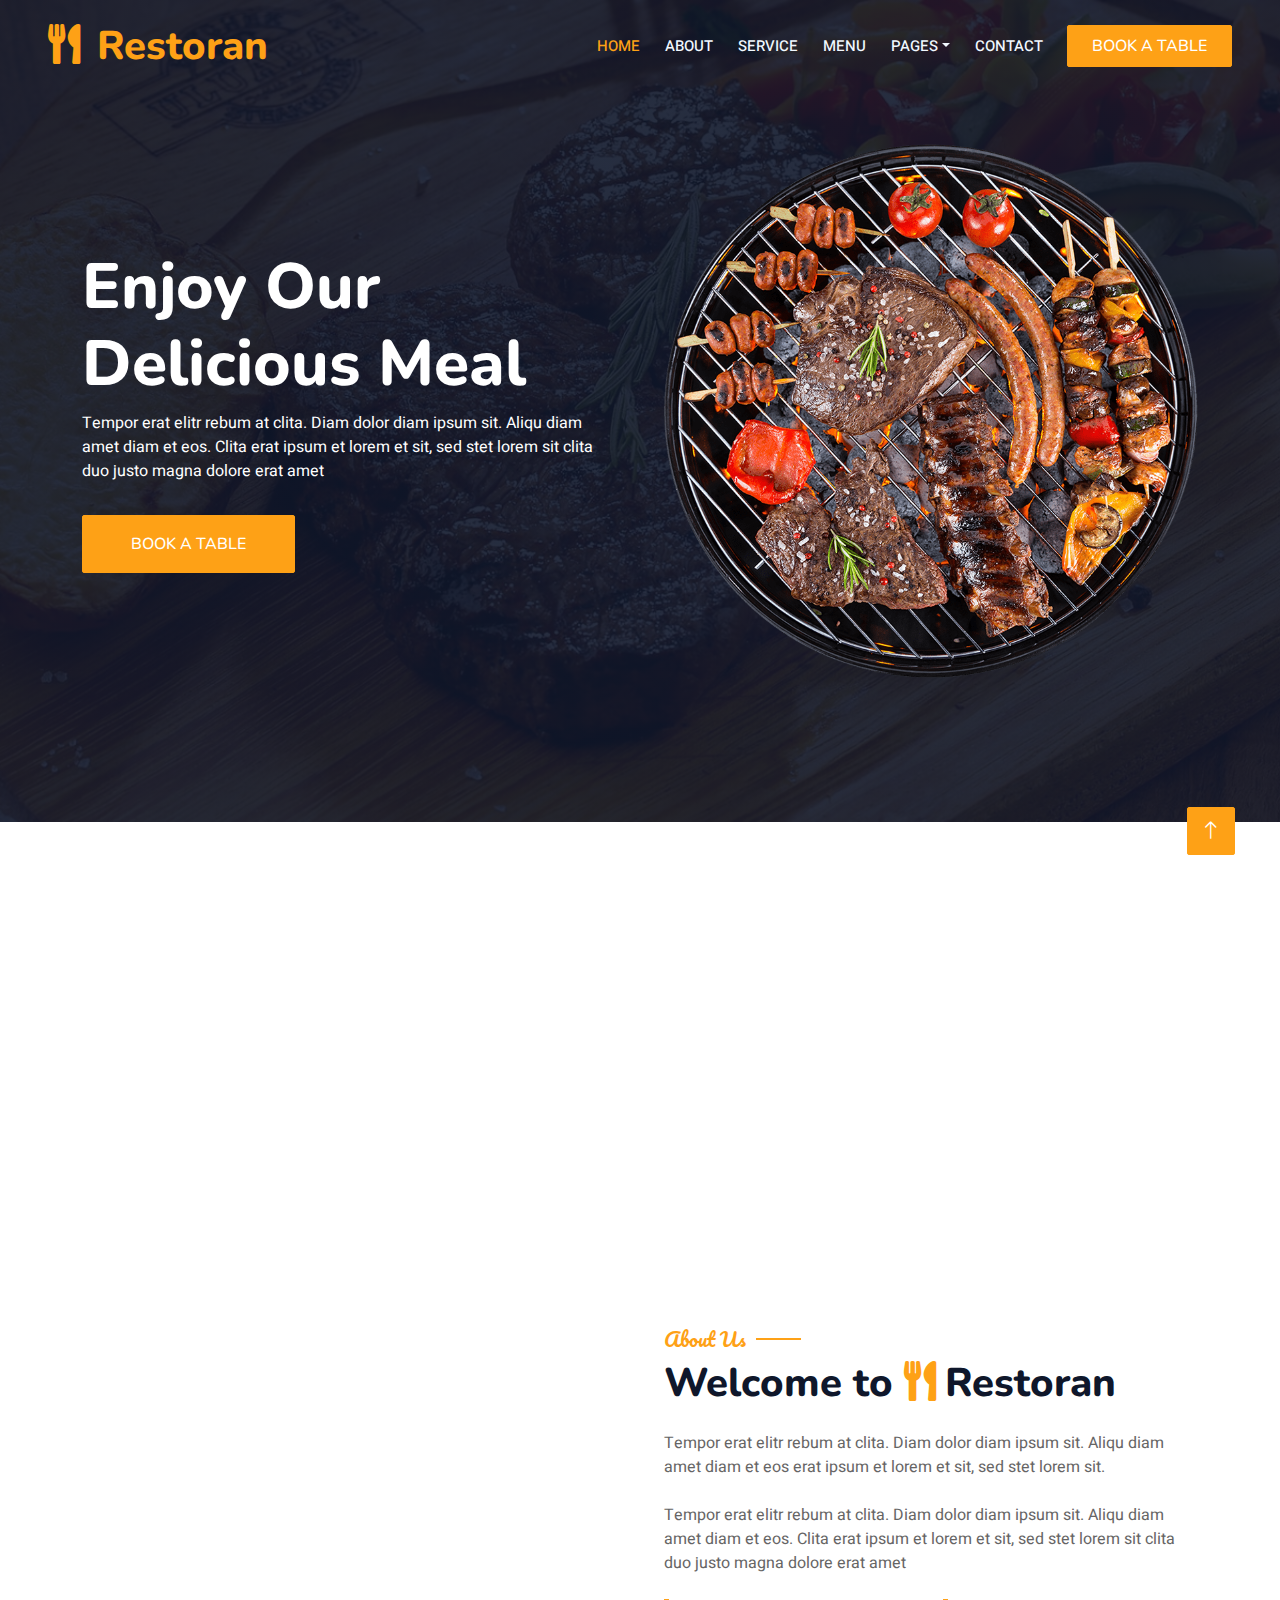
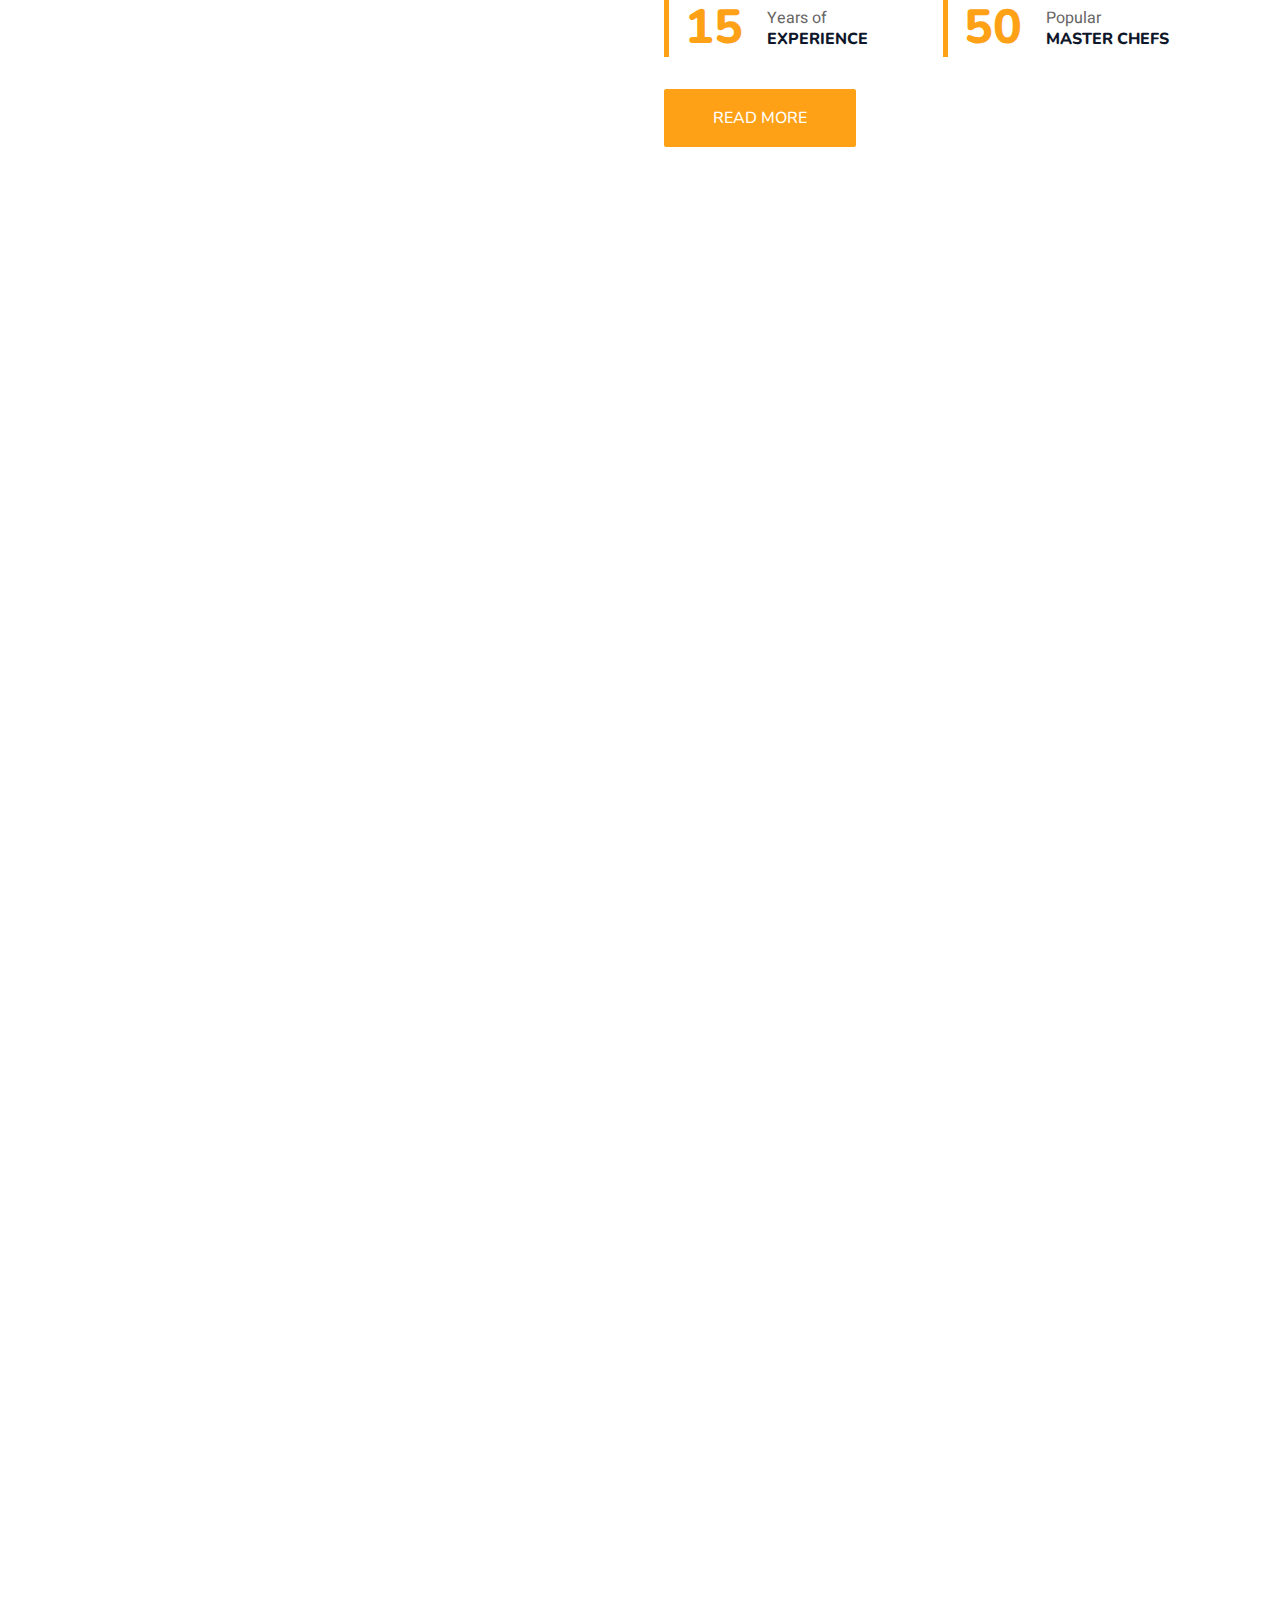
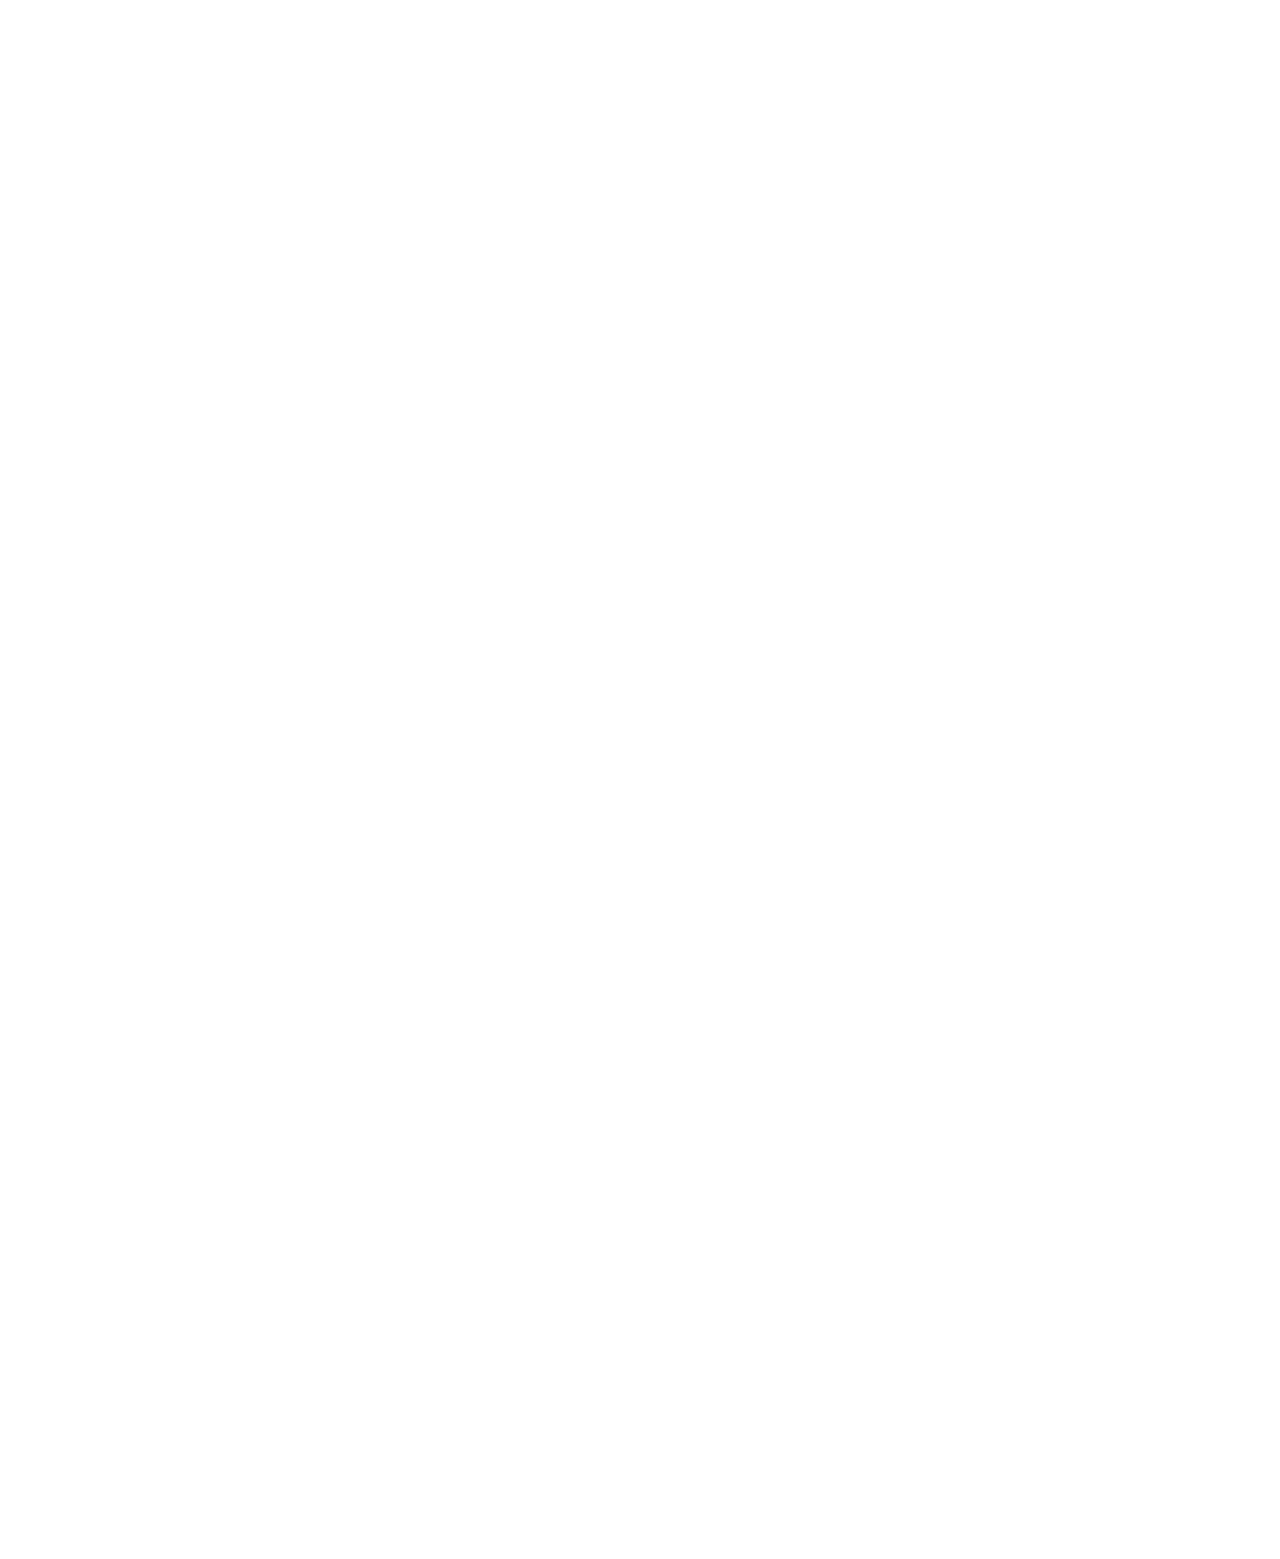
<file: index.html>
<!DOCTYPE html>
<html lang="en">

<head>
    <meta charset="utf-8">
    <title>Restoran - Bootstrap Restaurant Template</title>
    <meta content="width=device-width, initial-scale=1.0" name="viewport">
    <meta content="" name="keywords">
    <meta content="" name="description">

    <!-- Favicon -->
    <link href="img/favicon.ico" rel="icon">

    <!-- Google Web Fonts -->
    <link rel="preconnect" href="https://fonts.googleapis.com">
    <link rel="preconnect" href="https://fonts.gstatic.com" crossorigin>
    <link href="https://fonts.googleapis.com/css2?family=Heebo:wght@400;500;600&family=Nunito:wght@600;700;800&family=Pacifico&display=swap" rel="stylesheet">

    <!-- Icon Font Stylesheet -->
    <link href="https://cdnjs.cloudflare.com/ajax/libs/font-awesome/5.10.0/css/all.min.css" rel="stylesheet">
    <link href="https://cdn.jsdelivr.net/npm/bootstrap-icons@1.4.1/font/bootstrap-icons.css" rel="stylesheet">

    <!-- Libraries Stylesheet -->
    <link href="lib/animate/animate.min.css" rel="stylesheet">
    <link href="lib/owlcarousel/assets/owl.carousel.min.css" rel="stylesheet">
    <link href="lib/tempusdominus/css/tempusdominus-bootstrap-4.min.css" rel="stylesheet" />

    <!-- Customized Bootstrap Stylesheet -->
    <link href="css/bootstrap.min.css" rel="stylesheet">

    <!-- Template Stylesheet -->
    <link href="css/style.css" rel="stylesheet">
</head>

<body>
    <div class="container-xxl bg-white p-0">
        <!-- Spinner Start -->
        <div id="spinner" class="show bg-white position-fixed translate-middle w-100 vh-100 top-50 start-50 d-flex align-items-center justify-content-center">
            <div class="spinner-border text-primary" style="width: 3rem; height: 3rem;" role="status">
                <span class="sr-only">Loading...</span>
            </div>
        </div>
        <!-- Spinner End -->


        <!-- Navbar & Hero Start -->
        <div class="container-xxl position-relative p-0">
            <nav class="navbar navbar-expand-lg navbar-dark bg-dark px-4 px-lg-5 py-3 py-lg-0">
                <a href="" class="navbar-brand p-0">
                    <h1 class="text-primary m-0"><i class="fa fa-utensils me-3"></i>Restoran</h1>
                    <!-- <img src="img/logo.png" alt="Logo"> -->
                </a>
                <button class="navbar-toggler" type="button" data-bs-toggle="collapse" data-bs-target="#navbarCollapse">
                    <span class="fa fa-bars"></span>
                </button>
                <div class="collapse navbar-collapse" id="navbarCollapse">
                    <div class="navbar-nav ms-auto py-0 pe-4">
                        <a href="index.html" class="nav-item nav-link active">Home</a>
                        <a href="about.html" class="nav-item nav-link">About</a>
                        <a href="service.html" class="nav-item nav-link">Service</a>
                        <a href="menu.html" class="nav-item nav-link">Menu</a>
                        <div class="nav-item dropdown">
                            <a href="#" class="nav-link dropdown-toggle" data-bs-toggle="dropdown">Pages</a>
                            <div class="dropdown-menu m-0">
                                <a href="booking.html" class="dropdown-item">Booking</a>
                                <a href="team.html" class="dropdown-item">Our Team</a>
                                <a href="testimonial.html" class="dropdown-item">Testimonial</a>
                            </div>
                        </div>
                        <a href="contact.html" class="nav-item nav-link">Contact</a>
                    </div>
                    <a href="" class="btn btn-primary py-2 px-4">Book A Table</a>
                </div>
            </nav>

            <div class="container-xxl py-5 bg-dark hero-header mb-5">
                <div class="container my-5 py-5">
                    <div class="row align-items-center g-5">
                        <div class="col-lg-6 text-center text-lg-start">
                            <h1 class="display-3 text-white animated slideInLeft">Enjoy Our<br>Delicious Meal</h1>
                            <p class="text-white animated slideInLeft mb-4 pb-2">Tempor erat elitr rebum at clita. Diam dolor diam ipsum sit. Aliqu diam amet diam et eos. Clita erat ipsum et lorem et sit, sed stet lorem sit clita duo justo magna dolore erat amet</p>
                            <a href="" class="btn btn-primary py-sm-3 px-sm-5 me-3 animated slideInLeft">Book A Table</a>
                        </div>
                        <div class="col-lg-6 text-center text-lg-end overflow-hidden">
                            <img class="img-fluid" src="img/hero.png" alt="">
                        </div>
                    </div>
                </div>
            </div>
        </div>
        <!-- Navbar & Hero End -->


        <!-- Service Start -->
        <div class="container-xxl py-5">
            <div class="container">
                <div class="row g-4">
                    <div class="col-lg-3 col-sm-6 wow fadeInUp" data-wow-delay="0.1s">
                        <div class="service-item rounded pt-3">
                            <div class="p-4">
                                <i class="fa fa-3x fa-user-tie text-primary mb-4"></i>
                                <h5>Master Chefs</h5>
                                <p>Diam elitr kasd sed at elitr sed ipsum justo dolor sed clita amet diam</p>
                            </div>
                        </div>
                    </div>
                    <div class="col-lg-3 col-sm-6 wow fadeInUp" data-wow-delay="0.3s">
                        <div class="service-item rounded pt-3">
                            <div class="p-4">
                                <i class="fa fa-3x fa-utensils text-primary mb-4"></i>
                                <h5>Quality Food</h5>
                                <p>Diam elitr kasd sed at elitr sed ipsum justo dolor sed clita amet diam</p>
                            </div>
                        </div>
                    </div>
                    <div class="col-lg-3 col-sm-6 wow fadeInUp" data-wow-delay="0.5s">
                        <div class="service-item rounded pt-3">
                            <div class="p-4">
                                <i class="fa fa-3x fa-cart-plus text-primary mb-4"></i>
                                <h5>Online Order</h5>
                                <p>Diam elitr kasd sed at elitr sed ipsum justo dolor sed clita amet diam</p>
                            </div>
                        </div>
                    </div>
                    <div class="col-lg-3 col-sm-6 wow fadeInUp" data-wow-delay="0.7s">
                        <div class="service-item rounded pt-3">
                            <div class="p-4">
                                <i class="fa fa-3x fa-headset text-primary mb-4"></i>
                                <h5>24/7 Service</h5>
                                <p>Diam elitr kasd sed at elitr sed ipsum justo dolor sed clita amet diam</p>
                            </div>
                        </div>
                    </div>
                </div>
            </div>
        </div>
        <!-- Service End -->


        <!-- About Start -->
        <div class="container-xxl py-5">
            <div class="container">
                <div class="row g-5 align-items-center">
                    <div class="col-lg-6">
                        <div class="row g-3">
                            <div class="col-6 text-start">
                                <img class="img-fluid rounded w-100 wow zoomIn" data-wow-delay="0.1s" src="img/about-1.jpg">
                            </div>
                            <div class="col-6 text-start">
                                <img class="img-fluid rounded w-75 wow zoomIn" data-wow-delay="0.3s" src="img/about-2.jpg" style="margin-top: 25%;">
                            </div>
                            <div class="col-6 text-end">
                                <img class="img-fluid rounded w-75 wow zoomIn" data-wow-delay="0.5s" src="img/about-3.jpg">
                            </div>
                            <div class="col-6 text-end">
                                <img class="img-fluid rounded w-100 wow zoomIn" data-wow-delay="0.7s" src="img/about-4.jpg">
                            </div>
                        </div>
                    </div>
                    <div class="col-lg-6">
                        <h5 class="section-title ff-secondary text-start text-primary fw-normal">About Us</h5>
                        <h1 class="mb-4">Welcome to <i class="fa fa-utensils text-primary me-2"></i>Restoran</h1>
                        <p class="mb-4">Tempor erat elitr rebum at clita. Diam dolor diam ipsum sit. Aliqu diam amet diam et eos erat ipsum et lorem et sit, sed stet lorem sit.</p>
                        <p class="mb-4">Tempor erat elitr rebum at clita. Diam dolor diam ipsum sit. Aliqu diam amet diam et eos. Clita erat ipsum et lorem et sit, sed stet lorem sit clita duo justo magna dolore erat amet</p>
                        <div class="row g-4 mb-4">
                            <div class="col-sm-6">
                                <div class="d-flex align-items-center border-start border-5 border-primary px-3">
                                    <h1 class="flex-shrink-0 display-5 text-primary mb-0" data-toggle="counter-up">15</h1>
                                    <div class="ps-4">
                                        <p class="mb-0">Years of</p>
                                        <h6 class="text-uppercase mb-0">Experience</h6>
                                    </div>
                                </div>
                            </div>
                            <div class="col-sm-6">
                                <div class="d-flex align-items-center border-start border-5 border-primary px-3">
                                    <h1 class="flex-shrink-0 display-5 text-primary mb-0" data-toggle="counter-up">50</h1>
                                    <div class="ps-4">
                                        <p class="mb-0">Popular</p>
                                        <h6 class="text-uppercase mb-0">Master Chefs</h6>
                                    </div>
                                </div>
                            </div>
                        </div>
                        <a class="btn btn-primary py-3 px-5 mt-2" href="">Read More</a>
                    </div>
                </div>
            </div>
        </div>
        <!-- About End -->


        <!-- Menu Start -->
        <div class="container-xxl py-5">
            <div class="container">
                <div class="text-center wow fadeInUp" data-wow-delay="0.1s">
                    <h5 class="section-title ff-secondary text-center text-primary fw-normal">Food Menu</h5>
                    <h1 class="mb-5">Most Popular Items</h1>
                </div>
                <div class="tab-class text-center wow fadeInUp" data-wow-delay="0.1s">
                    <ul class="nav nav-pills d-inline-flex justify-content-center border-bottom mb-5">
                        <li class="nav-item">
                            <a class="d-flex align-items-center text-start mx-3 ms-0 pb-3 active" data-bs-toggle="pill" href="#tab-1">
                                <i class="fa fa-coffee fa-2x text-primary"></i>
                                <div class="ps-3">
                                    <small class="text-body">Popular</small>
                                    <h6 class="mt-n1 mb-0">Breakfast</h6>
                                </div>
                            </a>
                        </li>
                        <li class="nav-item">
                            <a class="d-flex align-items-center text-start mx-3 pb-3" data-bs-toggle="pill" href="#tab-2">
                                <i class="fa fa-hamburger fa-2x text-primary"></i>
                                <div class="ps-3">
                                    <small class="text-body">Special</small>
                                    <h6 class="mt-n1 mb-0">Launch</h6>
                                </div>
                            </a>
                        </li>
                        <li class="nav-item">
                            <a class="d-flex align-items-center text-start mx-3 me-0 pb-3" data-bs-toggle="pill" href="#tab-3">
                                <i class="fa fa-utensils fa-2x text-primary"></i>
                                <div class="ps-3">
                                    <small class="text-body">Lovely</small>
                                    <h6 class="mt-n1 mb-0">Dinner</h6>
                                </div>
                            </a>
                        </li>
                    </ul>
                    <div class="tab-content">
                        <div id="tab-1" class="tab-pane fade show p-0 active">
                            <div class="row g-4">
                                <div class="col-lg-6">
                                    <div class="d-flex align-items-center">
                                        <img class="flex-shrink-0 img-fluid rounded" src="img/menu-1.jpg" alt="" style="width: 80px;">
                                        <div class="w-100 d-flex flex-column text-start ps-4">
                                            <h5 class="d-flex justify-content-between border-bottom pb-2">
                                                <span>Chicken Burger</span>
                                                <span class="text-primary">$115</span>
                                            </h5>
                                            <small class="fst-italic">Ipsum ipsum clita erat amet dolor justo diam</small>
                                        </div>
                                    </div>
                                </div>
                                <div class="col-lg-6">
                                    <div class="d-flex align-items-center">
                                        <img class="flex-shrink-0 img-fluid rounded" src="img/menu-2.jpg" alt="" style="width: 80px;">
                                        <div class="w-100 d-flex flex-column text-start ps-4">
                                            <h5 class="d-flex justify-content-between border-bottom pb-2">
                                                <span>Chicken Burger</span>
                                                <span class="text-primary">$115</span>
                                            </h5>
                                            <small class="fst-italic">Ipsum ipsum clita erat amet dolor justo diam</small>
                                        </div>
                                    </div>
                                </div>
                                <div class="col-lg-6">
                                    <div class="d-flex align-items-center">
                                        <img class="flex-shrink-0 img-fluid rounded" src="img/menu-3.jpg" alt="" style="width: 80px;">
                                        <div class="w-100 d-flex flex-column text-start ps-4">
                                            <h5 class="d-flex justify-content-between border-bottom pb-2">
                                                <span>Chicken Burger</span>
                                                <span class="text-primary">$115</span>
                                            </h5>
                                            <small class="fst-italic">Ipsum ipsum clita erat amet dolor justo diam</small>
                                        </div>
                                    </div>
                                </div>
                                <div class="col-lg-6">
                                    <div class="d-flex align-items-center">
                                        <img class="flex-shrink-0 img-fluid rounded" src="img/menu-4.jpg" alt="" style="width: 80px;">
                                        <div class="w-100 d-flex flex-column text-start ps-4">
                                            <h5 class="d-flex justify-content-between border-bottom pb-2">
                                                <span>Chicken Burger</span>
                                                <span class="text-primary">$115</span>
                                            </h5>
                                            <small class="fst-italic">Ipsum ipsum clita erat amet dolor justo diam</small>
                                        </div>
                                    </div>
                                </div>
                                <div class="col-lg-6">
                                    <div class="d-flex align-items-center">
                                        <img class="flex-shrink-0 img-fluid rounded" src="img/menu-5.jpg" alt="" style="width: 80px;">
                                        <div class="w-100 d-flex flex-column text-start ps-4">
                                            <h5 class="d-flex justify-content-between border-bottom pb-2">
                                                <span>Chicken Burger</span>
                                                <span class="text-primary">$115</span>
                                            </h5>
                                            <small class="fst-italic">Ipsum ipsum clita erat amet dolor justo diam</small>
                                        </div>
                                    </div>
                                </div>
                                <div class="col-lg-6">
                                    <div class="d-flex align-items-center">
                                        <img class="flex-shrink-0 img-fluid rounded" src="img/menu-6.jpg" alt="" style="width: 80px;">
                                        <div class="w-100 d-flex flex-column text-start ps-4">
                                            <h5 class="d-flex justify-content-between border-bottom pb-2">
                                                <span>Chicken Burger</span>
                                                <span class="text-primary">$115</span>
                                            </h5>
                                            <small class="fst-italic">Ipsum ipsum clita erat amet dolor justo diam</small>
                                        </div>
                                    </div>
                                </div>
                                <div class="col-lg-6">
                                    <div class="d-flex align-items-center">
                                        <img class="flex-shrink-0 img-fluid rounded" src="img/menu-7.jpg" alt="" style="width: 80px;">
                                        <div class="w-100 d-flex flex-column text-start ps-4">
                                            <h5 class="d-flex justify-content-between border-bottom pb-2">
                                                <span>Chicken Burger</span>
                                                <span class="text-primary">$115</span>
                                            </h5>
                                            <small class="fst-italic">Ipsum ipsum clita erat amet dolor justo diam</small>
                                        </div>
                                    </div>
                                </div>
                                <div class="col-lg-6">
                                    <div class="d-flex align-items-center">
                                        <img class="flex-shrink-0 img-fluid rounded" src="img/menu-8.jpg" alt="" style="width: 80px;">
                                        <div class="w-100 d-flex flex-column text-start ps-4">
                                            <h5 class="d-flex justify-content-between border-bottom pb-2">
                                                <span>Chicken Burger</span>
                                                <span class="text-primary">$115</span>
                                            </h5>
                                            <small class="fst-italic">Ipsum ipsum clita erat amet dolor justo diam</small>
                                        </div>
                                    </div>
                                </div>
                            </div>
                        </div>
                        <div id="tab-2" class="tab-pane fade show p-0">
                            <div class="row g-4">
                                <div class="col-lg-6">
                                    <div class="d-flex align-items-center">
                                        <img class="flex-shrink-0 img-fluid rounded" src="img/menu-1.jpg" alt="" style="width: 80px;">
                                        <div class="w-100 d-flex flex-column text-start ps-4">
                                            <h5 class="d-flex justify-content-between border-bottom pb-2">
                                                <span>Chicken Burger</span>
                                                <span class="text-primary">$115</span>
                                            </h5>
                                            <small class="fst-italic">Ipsum ipsum clita erat amet dolor justo diam</small>
                                        </div>
                                    </div>
                                </div>
                                <div class="col-lg-6">
                                    <div class="d-flex align-items-center">
                                        <img class="flex-shrink-0 img-fluid rounded" src="img/menu-2.jpg" alt="" style="width: 80px;">
                                        <div class="w-100 d-flex flex-column text-start ps-4">
                                            <h5 class="d-flex justify-content-between border-bottom pb-2">
                                                <span>Chicken Burger</span>
                                                <span class="text-primary">$115</span>
                                            </h5>
                                            <small class="fst-italic">Ipsum ipsum clita erat amet dolor justo diam</small>
                                        </div>
                                    </div>
                                </div>
                                <div class="col-lg-6">
                                    <div class="d-flex align-items-center">
                                        <img class="flex-shrink-0 img-fluid rounded" src="img/menu-3.jpg" alt="" style="width: 80px;">
                                        <div class="w-100 d-flex flex-column text-start ps-4">
                                            <h5 class="d-flex justify-content-between border-bottom pb-2">
                                                <span>Chicken Burger</span>
                                                <span class="text-primary">$115</span>
                                            </h5>
                                            <small class="fst-italic">Ipsum ipsum clita erat amet dolor justo diam</small>
                                        </div>
                                    </div>
                                </div>
                                <div class="col-lg-6">
                                    <div class="d-flex align-items-center">
                                        <img class="flex-shrink-0 img-fluid rounded" src="img/menu-4.jpg" alt="" style="width: 80px;">
                                        <div class="w-100 d-flex flex-column text-start ps-4">
                                            <h5 class="d-flex justify-content-between border-bottom pb-2">
                                                <span>Chicken Burger</span>
                                                <span class="text-primary">$115</span>
                                            </h5>
                                            <small class="fst-italic">Ipsum ipsum clita erat amet dolor justo diam</small>
                                        </div>
                                    </div>
                                </div>
                                <div class="col-lg-6">
                                    <div class="d-flex align-items-center">
                                        <img class="flex-shrink-0 img-fluid rounded" src="img/menu-5.jpg" alt="" style="width: 80px;">
                                        <div class="w-100 d-flex flex-column text-start ps-4">
                                            <h5 class="d-flex justify-content-between border-bottom pb-2">
                                                <span>Chicken Burger</span>
                                                <span class="text-primary">$115</span>
                                            </h5>
                                            <small class="fst-italic">Ipsum ipsum clita erat amet dolor justo diam</small>
                                        </div>
                                    </div>
                                </div>
                                <div class="col-lg-6">
                                    <div class="d-flex align-items-center">
                                        <img class="flex-shrink-0 img-fluid rounded" src="img/menu-6.jpg" alt="" style="width: 80px;">
                                        <div class="w-100 d-flex flex-column text-start ps-4">
                                            <h5 class="d-flex justify-content-between border-bottom pb-2">
                                                <span>Chicken Burger</span>
                                                <span class="text-primary">$115</span>
                                            </h5>
                                            <small class="fst-italic">Ipsum ipsum clita erat amet dolor justo diam</small>
                                        </div>
                                    </div>
                                </div>
                                <div class="col-lg-6">
                                    <div class="d-flex align-items-center">
                                        <img class="flex-shrink-0 img-fluid rounded" src="img/menu-7.jpg" alt="" style="width: 80px;">
                                        <div class="w-100 d-flex flex-column text-start ps-4">
                                            <h5 class="d-flex justify-content-between border-bottom pb-2">
                                                <span>Chicken Burger</span>
                                                <span class="text-primary">$115</span>
                                            </h5>
                                            <small class="fst-italic">Ipsum ipsum clita erat amet dolor justo diam</small>
                                        </div>
                                    </div>
                                </div>
                                <div class="col-lg-6">
                                    <div class="d-flex align-items-center">
                                        <img class="flex-shrink-0 img-fluid rounded" src="img/menu-8.jpg" alt="" style="width: 80px;">
                                        <div class="w-100 d-flex flex-column text-start ps-4">
                                            <h5 class="d-flex justify-content-between border-bottom pb-2">
                                                <span>Chicken Burger</span>
                                                <span class="text-primary">$115</span>
                                            </h5>
                                            <small class="fst-italic">Ipsum ipsum clita erat amet dolor justo diam</small>
                                        </div>
                                    </div>
                                </div>
                            </div>
                        </div>
                        <div id="tab-3" class="tab-pane fade show p-0">
                            <div class="row g-4">
                                <div class="col-lg-6">
                                    <div class="d-flex align-items-center">
                                        <img class="flex-shrink-0 img-fluid rounded" src="img/menu-1.jpg" alt="" style="width: 80px;">
                                        <div class="w-100 d-flex flex-column text-start ps-4">
                                            <h5 class="d-flex justify-content-between border-bottom pb-2">
                                                <span>Chicken Burger</span>
                                                <span class="text-primary">$115</span>
                                            </h5>
                                            <small class="fst-italic">Ipsum ipsum clita erat amet dolor justo diam</small>
                                        </div>
                                    </div>
                                </div>
                                <div class="col-lg-6">
                                    <div class="d-flex align-items-center">
                                        <img class="flex-shrink-0 img-fluid rounded" src="img/menu-2.jpg" alt="" style="width: 80px;">
                                        <div class="w-100 d-flex flex-column text-start ps-4">
                                            <h5 class="d-flex justify-content-between border-bottom pb-2">
                                                <span>Chicken Burger</span>
                                                <span class="text-primary">$115</span>
                                            </h5>
                                            <small class="fst-italic">Ipsum ipsum clita erat amet dolor justo diam</small>
                                        </div>
                                    </div>
                                </div>
                                <div class="col-lg-6">
                                    <div class="d-flex align-items-center">
                                        <img class="flex-shrink-0 img-fluid rounded" src="img/menu-3.jpg" alt="" style="width: 80px;">
                                        <div class="w-100 d-flex flex-column text-start ps-4">
                                            <h5 class="d-flex justify-content-between border-bottom pb-2">
                                                <span>Chicken Burger</span>
                                                <span class="text-primary">$115</span>
                                            </h5>
                                            <small class="fst-italic">Ipsum ipsum clita erat amet dolor justo diam</small>
                                        </div>
                                    </div>
                                </div>
                                <div class="col-lg-6">
                                    <div class="d-flex align-items-center">
                                        <img class="flex-shrink-0 img-fluid rounded" src="img/menu-4.jpg" alt="" style="width: 80px;">
                                        <div class="w-100 d-flex flex-column text-start ps-4">
                                            <h5 class="d-flex justify-content-between border-bottom pb-2">
                                                <span>Chicken Burger</span>
                                                <span class="text-primary">$115</span>
                                            </h5>
                                            <small class="fst-italic">Ipsum ipsum clita erat amet dolor justo diam</small>
                                        </div>
                                    </div>
                                </div>
                                <div class="col-lg-6">
                                    <div class="d-flex align-items-center">
                                        <img class="flex-shrink-0 img-fluid rounded" src="img/menu-5.jpg" alt="" style="width: 80px;">
                                        <div class="w-100 d-flex flex-column text-start ps-4">
                                            <h5 class="d-flex justify-content-between border-bottom pb-2">
                                                <span>Chicken Burger</span>
                                                <span class="text-primary">$115</span>
                                            </h5>
                                            <small class="fst-italic">Ipsum ipsum clita erat amet dolor justo diam</small>
                                        </div>
                                    </div>
                                </div>
                                <div class="col-lg-6">
                                    <div class="d-flex align-items-center">
                                        <img class="flex-shrink-0 img-fluid rounded" src="img/menu-6.jpg" alt="" style="width: 80px;">
                                        <div class="w-100 d-flex flex-column text-start ps-4">
                                            <h5 class="d-flex justify-content-between border-bottom pb-2">
                                                <span>Chicken Burger</span>
                                                <span class="text-primary">$115</span>
                                            </h5>
                                            <small class="fst-italic">Ipsum ipsum clita erat amet dolor justo diam</small>
                                        </div>
                                    </div>
                                </div>
                                <div class="col-lg-6">
                                    <div class="d-flex align-items-center">
                                        <img class="flex-shrink-0 img-fluid rounded" src="img/menu-7.jpg" alt="" style="width: 80px;">
                                        <div class="w-100 d-flex flex-column text-start ps-4">
                                            <h5 class="d-flex justify-content-between border-bottom pb-2">
                                                <span>Chicken Burger</span>
                                                <span class="text-primary">$115</span>
                                            </h5>
                                            <small class="fst-italic">Ipsum ipsum clita erat amet dolor justo diam</small>
                                        </div>
                                    </div>
                                </div>
                                <div class="col-lg-6">
                                    <div class="d-flex align-items-center">
                                        <img class="flex-shrink-0 img-fluid rounded" src="img/menu-8.jpg" alt="" style="width: 80px;">
                                        <div class="w-100 d-flex flex-column text-start ps-4">
                                            <h5 class="d-flex justify-content-between border-bottom pb-2">
                                                <span>Chicken Burger</span>
                                                <span class="text-primary">$115</span>
                                            </h5>
                                            <small class="fst-italic">Ipsum ipsum clita erat amet dolor justo diam</small>
                                        </div>
                                    </div>
                                </div>
                            </div>
                        </div>
                    </div>
                </div>
            </div>
        </div>
        <!-- Menu End -->


        <!-- Reservation Start -->
        <div class="container-xxl py-5 px-0 wow fadeInUp" data-wow-delay="0.1s">
            <div class="row g-0">
                <div class="col-md-6">
                    <div class="video">
                        <button type="button" class="btn-play" data-bs-toggle="modal" data-src="https://www.youtube.com/embed/DWRcNpR6Kdc" data-bs-target="#videoModal">
                            <span></span>
                        </button>
                    </div>
                </div>
                <div class="col-md-6 bg-dark d-flex align-items-center">
                    <div class="p-5 wow fadeInUp" data-wow-delay="0.2s">
                        <h5 class="section-title ff-secondary text-start text-primary fw-normal">Reservation</h5>
                        <h1 class="text-white mb-4">Book A Table Online</h1>
                        <form>
                            <div class="row g-3">
                                <div class="col-md-6">
                                    <div class="form-floating">
                                        <input type="text" class="form-control" id="name" placeholder="Your Name">
                                        <label for="name">Your Name</label>
                                    </div>
                                </div>
                                <div class="col-md-6">
                                    <div class="form-floating">
                                        <input type="email" class="form-control" id="email" placeholder="Your Email">
                                        <label for="email">Your Email</label>
                                    </div>
                                </div>
                                <div class="col-md-6">
                                    <div class="form-floating date" id="date3" data-target-input="nearest">
                                        <input type="text" class="form-control datetimepicker-input" id="datetime" placeholder="Date & Time" data-target="#date3" data-toggle="datetimepicker" />
                                        <label for="datetime">Date & Time</label>
                                    </div>
                                </div>
                                <div class="col-md-6">
                                    <div class="form-floating">
                                        <select class="form-select" id="select1">
                                          <option value="1">People 1</option>
                                          <option value="2">People 2</option>
                                          <option value="3">People 3</option>
                                        </select>
                                        <label for="select1">No Of People</label>
                                      </div>
                                </div>
                                <div class="col-12">
                                    <div class="form-floating">
                                        <textarea class="form-control" placeholder="Special Request" id="message" style="height: 100px"></textarea>
                                        <label for="message">Special Request</label>
                                    </div>
                                </div>
                                <div class="col-12">
                                    <button class="btn btn-primary w-100 py-3" type="submit">Book Now</button>
                                </div>
                            </div>
                        </form>
                    </div>
                </div>
            </div>
        </div>

        <div class="modal fade" id="videoModal" tabindex="-1" aria-labelledby="exampleModalLabel" aria-hidden="true">
            <div class="modal-dialog">
                <div class="modal-content rounded-0">
                    <div class="modal-header">
                        <h5 class="modal-title" id="exampleModalLabel">Youtube Video</h5>
                        <button type="button" class="btn-close" data-bs-dismiss="modal" aria-label="Close"></button>
                    </div>
                    <div class="modal-body">
                        <!-- 16:9 aspect ratio -->
                        <div class="ratio ratio-16x9">
                            <iframe class="embed-responsive-item" src="" id="video" allowfullscreen allowscriptaccess="always"
                                allow="autoplay"></iframe>
                        </div>
                    </div>
                </div>
            </div>
        </div>
        <!-- Reservation Start -->


        <!-- Team Start -->
        <div class="container-xxl pt-5 pb-3">
            <div class="container">
                <div class="text-center wow fadeInUp" data-wow-delay="0.1s">
                    <h5 class="section-title ff-secondary text-center text-primary fw-normal">Team Members</h5>
                    <h1 class="mb-5">Our Master Chefs</h1>
                </div>
                <div class="row g-4">
                    <div class="col-lg-3 col-md-6 wow fadeInUp" data-wow-delay="0.1s">
                        <div class="team-item text-center rounded overflow-hidden">
                            <div class="rounded-circle overflow-hidden m-4">
                                <img class="img-fluid" src="img/team-1.jpg" alt="">
                            </div>
                            <h5 class="mb-0">Full Name</h5>
                            <small>Designation</small>
                            <div class="d-flex justify-content-center mt-3">
                                <a class="btn btn-square btn-primary mx-1" href=""><i class="fab fa-facebook-f"></i></a>
                                <a class="btn btn-square btn-primary mx-1" href=""><i class="fab fa-twitter"></i></a>
                                <a class="btn btn-square btn-primary mx-1" href=""><i class="fab fa-instagram"></i></a>
                            </div>
                        </div>
                    </div>
                    <div class="col-lg-3 col-md-6 wow fadeInUp" data-wow-delay="0.3s">
                        <div class="team-item text-center rounded overflow-hidden">
                            <div class="rounded-circle overflow-hidden m-4">
                                <img class="img-fluid" src="img/team-2.jpg" alt="">
                            </div>
                            <h5 class="mb-0">Full Name</h5>
                            <small>Designation</small>
                            <div class="d-flex justify-content-center mt-3">
                                <a class="btn btn-square btn-primary mx-1" href=""><i class="fab fa-facebook-f"></i></a>
                                <a class="btn btn-square btn-primary mx-1" href=""><i class="fab fa-twitter"></i></a>
                                <a class="btn btn-square btn-primary mx-1" href=""><i class="fab fa-instagram"></i></a>
                            </div>
                        </div>
                    </div>
                    <div class="col-lg-3 col-md-6 wow fadeInUp" data-wow-delay="0.5s">
                        <div class="team-item text-center rounded overflow-hidden">
                            <div class="rounded-circle overflow-hidden m-4">
                                <img class="img-fluid" src="img/team-3.jpg" alt="">
                            </div>
                            <h5 class="mb-0">Full Name</h5>
                            <small>Designation</small>
                            <div class="d-flex justify-content-center mt-3">
                                <a class="btn btn-square btn-primary mx-1" href=""><i class="fab fa-facebook-f"></i></a>
                                <a class="btn btn-square btn-primary mx-1" href=""><i class="fab fa-twitter"></i></a>
                                <a class="btn btn-square btn-primary mx-1" href=""><i class="fab fa-instagram"></i></a>
                            </div>
                        </div>
                    </div>
                    <div class="col-lg-3 col-md-6 wow fadeInUp" data-wow-delay="0.7s">
                        <div class="team-item text-center rounded overflow-hidden">
                            <div class="rounded-circle overflow-hidden m-4">
                                <img class="img-fluid" src="img/team-4.jpg" alt="">
                            </div>
                            <h5 class="mb-0">Full Name</h5>
                            <small>Designation</small>
                            <div class="d-flex justify-content-center mt-3">
                                <a class="btn btn-square btn-primary mx-1" href=""><i class="fab fa-facebook-f"></i></a>
                                <a class="btn btn-square btn-primary mx-1" href=""><i class="fab fa-twitter"></i></a>
                                <a class="btn btn-square btn-primary mx-1" href=""><i class="fab fa-instagram"></i></a>
                            </div>
                        </div>
                    </div>
                </div>
            </div>
        </div>
        <!-- Team End -->


        <!-- Testimonial Start -->
        <div class="container-xxl py-5 wow fadeInUp" data-wow-delay="0.1s">
            <div class="container">
                <div class="text-center">
                    <h5 class="section-title ff-secondary text-center text-primary fw-normal">Testimonial</h5>
                    <h1 class="mb-5">Our Clients Say!!!</h1>
                </div>
                <div class="owl-carousel testimonial-carousel">
                    <div class="testimonial-item bg-transparent border rounded p-4">
                        <i class="fa fa-quote-left fa-2x text-primary mb-3"></i>
                        <p>Dolor et eos labore, stet justo sed est sed. Diam sed sed dolor stet amet eirmod eos labore diam</p>
                        <div class="d-flex align-items-center">
                            <img class="img-fluid flex-shrink-0 rounded-circle" src="img/testimonial-1.jpg" style="width: 50px; height: 50px;">
                            <div class="ps-3">
                                <h5 class="mb-1">Client Name</h5>
                                <small>Profession</small>
                            </div>
                        </div>
                    </div>
                    <div class="testimonial-item bg-transparent border rounded p-4">
                        <i class="fa fa-quote-left fa-2x text-primary mb-3"></i>
                        <p>Dolor et eos labore, stet justo sed est sed. Diam sed sed dolor stet amet eirmod eos labore diam</p>
                        <div class="d-flex align-items-center">
                            <img class="img-fluid flex-shrink-0 rounded-circle" src="img/testimonial-2.jpg" style="width: 50px; height: 50px;">
                            <div class="ps-3">
                                <h5 class="mb-1">Client Name</h5>
                                <small>Profession</small>
                            </div>
                        </div>
                    </div>
                    <div class="testimonial-item bg-transparent border rounded p-4">
                        <i class="fa fa-quote-left fa-2x text-primary mb-3"></i>
                        <p>Dolor et eos labore, stet justo sed est sed. Diam sed sed dolor stet amet eirmod eos labore diam</p>
                        <div class="d-flex align-items-center">
                            <img class="img-fluid flex-shrink-0 rounded-circle" src="img/testimonial-3.jpg" style="width: 50px; height: 50px;">
                            <div class="ps-3">
                                <h5 class="mb-1">Client Name</h5>
                                <small>Profession</small>
                            </div>
                        </div>
                    </div>
                    <div class="testimonial-item bg-transparent border rounded p-4">
                        <i class="fa fa-quote-left fa-2x text-primary mb-3"></i>
                        <p>Dolor et eos labore, stet justo sed est sed. Diam sed sed dolor stet amet eirmod eos labore diam</p>
                        <div class="d-flex align-items-center">
                            <img class="img-fluid flex-shrink-0 rounded-circle" src="img/testimonial-4.jpg" style="width: 50px; height: 50px;">
                            <div class="ps-3">
                                <h5 class="mb-1">Client Name</h5>
                                <small>Profession</small>
                            </div>
                        </div>
                    </div>
                </div>
            </div>
        </div>
        <!-- Testimonial End -->
        

        <!-- Footer Start -->
        <div class="container-fluid bg-dark text-light footer pt-5 mt-5 wow fadeIn" data-wow-delay="0.1s">
            <div class="container py-5">
                <div class="row g-5">
                    <div class="col-lg-3 col-md-6">
                        <h4 class="section-title ff-secondary text-start text-primary fw-normal mb-4">Company</h4>
                        <a class="btn btn-link" href="">About Us</a>
                        <a class="btn btn-link" href="">Contact Us</a>
                        <a class="btn btn-link" href="">Reservation</a>
                        <a class="btn btn-link" href="">Privacy Policy</a>
                        <a class="btn btn-link" href="">Terms & Condition</a>
                    </div>
                    <div class="col-lg-3 col-md-6">
                        <h4 class="section-title ff-secondary text-start text-primary fw-normal mb-4">Contact</h4>
                        <p class="mb-2"><i class="fa fa-map-marker-alt me-3"></i>123 Street, New York, USA</p>
                        <p class="mb-2"><i class="fa fa-phone-alt me-3"></i>+012 345 67890</p>
                        <p class="mb-2"><i class="fa fa-envelope me-3"></i>info@example.com</p>
                        <div class="d-flex pt-2">
                            <a class="btn btn-outline-light btn-social" href=""><i class="fab fa-twitter"></i></a>
                            <a class="btn btn-outline-light btn-social" href=""><i class="fab fa-facebook-f"></i></a>
                            <a class="btn btn-outline-light btn-social" href=""><i class="fab fa-youtube"></i></a>
                            <a class="btn btn-outline-light btn-social" href=""><i class="fab fa-linkedin-in"></i></a>
                        </div>
                    </div>
                    <div class="col-lg-3 col-md-6">
                        <h4 class="section-title ff-secondary text-start text-primary fw-normal mb-4">Opening</h4>
                        <h5 class="text-light fw-normal">Monday - Saturday</h5>
                        <p>09AM - 09PM</p>
                        <h5 class="text-light fw-normal">Sunday</h5>
                        <p>10AM - 08PM</p>
                    </div>
                    <div class="col-lg-3 col-md-6">
                        <h4 class="section-title ff-secondary text-start text-primary fw-normal mb-4">Newsletter</h4>
                        <p>Dolor amet sit justo amet elitr clita ipsum elitr est.</p>
                        <div class="position-relative mx-auto" style="max-width: 400px;">
                            <input class="form-control border-primary w-100 py-3 ps-4 pe-5" type="text" placeholder="Your email">
                            <button type="button" class="btn btn-primary py-2 position-absolute top-0 end-0 mt-2 me-2">SignUp</button>
                        </div>
                    </div>
                </div>
            </div>
            <div class="container">
                <div class="copyright">
                    <div class="row">
                        <div class="col-md-6 text-center text-md-start mb-3 mb-md-0">
                            &copy; <a class="border-bottom" href="#">Your Site Name</a>, All Right Reserved. 
							
							<!--/*** This template is free as long as you keep the footer author’s credit link/attribution link/backlink. If you'd like to use the template without the footer author’s credit link/attribution link/backlink, you can purchase the Credit Removal License from "https://htmlcodex.com/credit-removal". Thank you for your support. ***/-->
							Designed By <a class="border-bottom" href="https://htmlcodex.com">HTML Codex</a><br><br>
                            Distributed By <a class="border-bottom" href="https://themewagon.com" target="_blank">ThemeWagon</a>
                        </div>
                        <div class="col-md-6 text-center text-md-end">
                            <div class="footer-menu">
                                <a href="">Home</a>
                                <a href="">Cookies</a>
                                <a href="">Help</a>
                                <a href="">FQAs</a>
                            </div>
                        </div>
                    </div>
                </div>
            </div>
        </div>
        <!-- Footer End -->


        <!-- Back to Top -->
        <a href="#" class="btn btn-lg btn-primary btn-lg-square back-to-top"><i class="bi bi-arrow-up"></i></a>
    </div>

    <!-- JavaScript Libraries -->
    <script src="https://code.jquery.com/jquery-3.4.1.min.js"></script>
    <script src="https://cdn.jsdelivr.net/npm/bootstrap@5.0.0/dist/js/bootstrap.bundle.min.js"></script>
    <script src="lib/wow/wow.min.js"></script>
    <script src="lib/easing/easing.min.js"></script>
    <script src="lib/waypoints/waypoints.min.js"></script>
    <script src="lib/counterup/counterup.min.js"></script>
    <script src="lib/owlcarousel/owl.carousel.min.js"></script>
    <script src="lib/tempusdominus/js/moment.min.js"></script>
    <script src="lib/tempusdominus/js/moment-timezone.min.js"></script>
    <script src="lib/tempusdominus/js/tempusdominus-bootstrap-4.min.js"></script>

    <!-- Template Javascript -->
    <script src="js/main.js"></script>
</body>

</html>
</file>
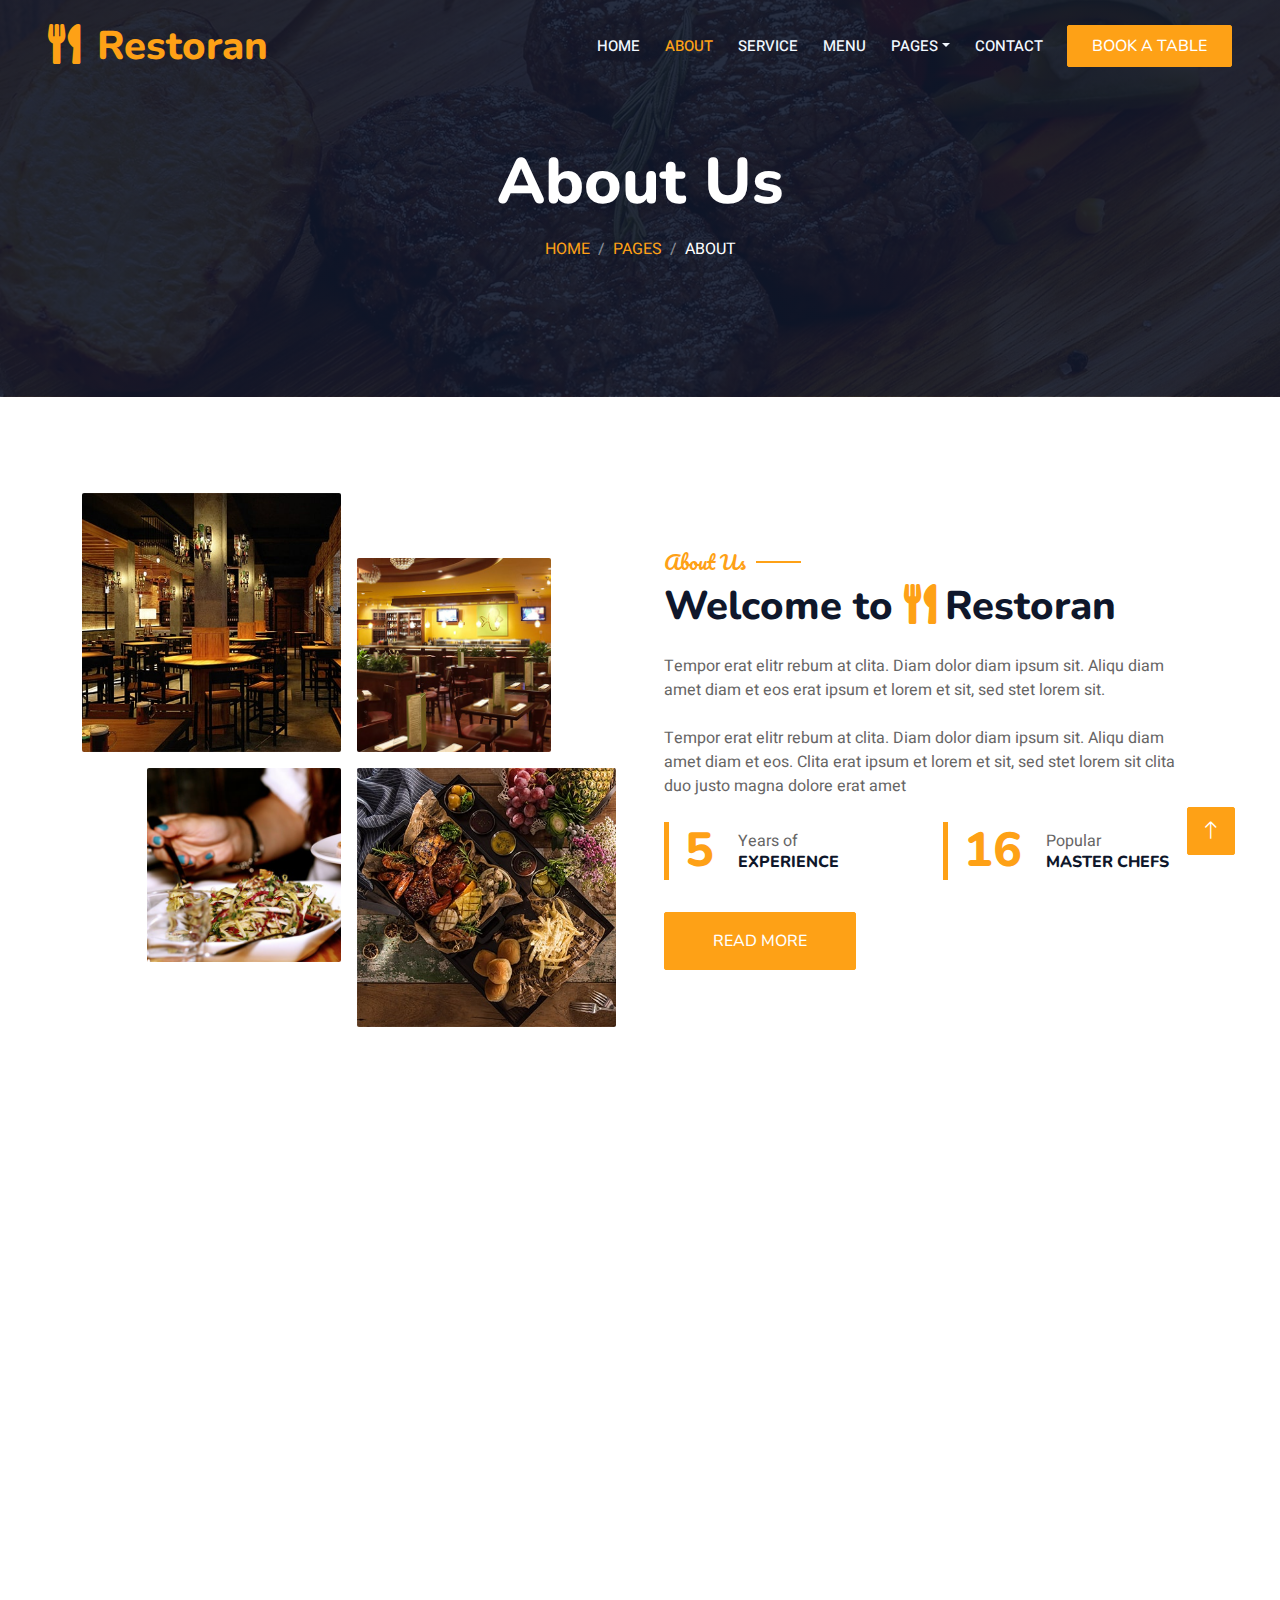
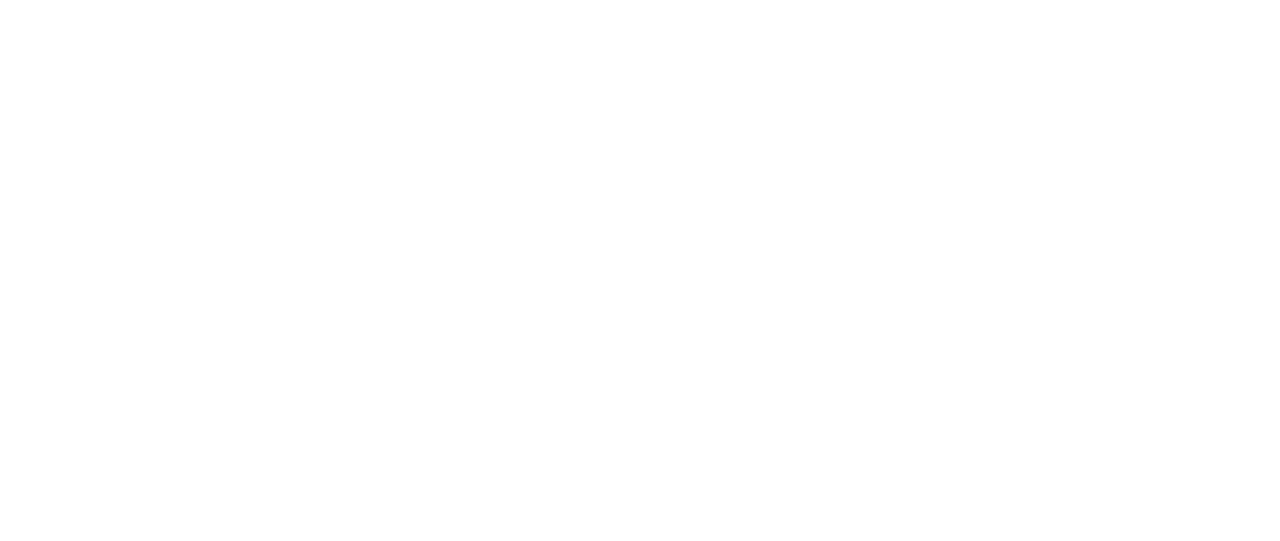
<file: about.html>
<!DOCTYPE html>
<html lang="en">

<head>
    <meta charset="utf-8">
    <title>Restoran - Bootstrap Restaurant Template</title>
    <meta content="width=device-width, initial-scale=1.0" name="viewport">
    <meta content="" name="keywords">
    <meta content="" name="description">

    <!-- Favicon -->
    <link href="img/favicon.ico" rel="icon">

    <!-- Google Web Fonts -->
    <link rel="preconnect" href="https://fonts.googleapis.com">
    <link rel="preconnect" href="https://fonts.gstatic.com" crossorigin>
    <link href="https://fonts.googleapis.com/css2?family=Heebo:wght@400;500;600&family=Nunito:wght@600;700;800&family=Pacifico&display=swap" rel="stylesheet">

    <!-- Icon Font Stylesheet -->
    <link href="https://cdnjs.cloudflare.com/ajax/libs/font-awesome/5.10.0/css/all.min.css" rel="stylesheet">
    <link href="https://cdn.jsdelivr.net/npm/bootstrap-icons@1.4.1/font/bootstrap-icons.css" rel="stylesheet">

    <!-- Libraries Stylesheet -->
    <link href="lib/animate/animate.min.css" rel="stylesheet">
    <link href="lib/owlcarousel/assets/owl.carousel.min.css" rel="stylesheet">
    <link href="lib/tempusdominus/css/tempusdominus-bootstrap-4.min.css" rel="stylesheet" />

    <!-- Customized Bootstrap Stylesheet -->
    <link href="css/bootstrap.min.css" rel="stylesheet">

    <!-- Template Stylesheet -->
    <link href="css/style.css" rel="stylesheet">
</head>

<body>
    <div class="container-xxl bg-white p-0">
        <!-- Spinner Start -->
        <div id="spinner" class="show bg-white position-fixed translate-middle w-100 vh-100 top-50 start-50 d-flex align-items-center justify-content-center">
            <div class="spinner-border text-primary" style="width: 3rem; height: 3rem;" role="status">
                <span class="sr-only">Loading...</span>
            </div>
        </div>
        <!-- Spinner End -->


        <!-- Navbar & Hero Start -->
        <div class="container-xxl position-relative p-0">
            <nav class="navbar navbar-expand-lg navbar-dark bg-dark px-4 px-lg-5 py-3 py-lg-0">
                <a href="" class="navbar-brand p-0">
                    <h1 class="text-primary m-0"><i class="fa fa-utensils me-3"></i>Restoran</h1>
                    <!-- <img src="img/logo.png" alt="Logo"> -->
                </a>
                <button class="navbar-toggler" type="button" data-bs-toggle="collapse" data-bs-target="#navbarCollapse">
                    <span class="fa fa-bars"></span>
                </button>
                <div class="collapse navbar-collapse" id="navbarCollapse">
                    <div class="navbar-nav ms-auto py-0 pe-4">
                        <a href="index.html" class="nav-item nav-link">Home</a>
                        <a href="about.html" class="nav-item nav-link active">About</a>
                        <a href="service.html" class="nav-item nav-link">Service</a>
                        <a href="menu.html" class="nav-item nav-link">Menu</a>
                        <div class="nav-item dropdown">
                            <a href="#" class="nav-link dropdown-toggle" data-bs-toggle="dropdown">Pages</a>
                            <div class="dropdown-menu m-0">
                                <a href="booking.html" class="dropdown-item">Booking</a>
                                <a href="team.html" class="dropdown-item">Our Team</a>
                                <a href="testimonial.html" class="dropdown-item">Testimonial</a>
                            </div>
                        </div>
                        <a href="contact.html" class="nav-item nav-link">Contact</a>
                    </div>
                    <a href="" class="btn btn-primary py-2 px-4">Book A Table</a>
                </div>
            </nav>

            <div class="container-xxl py-5 bg-dark hero-header mb-5">
                <div class="container text-center my-5 pt-5 pb-4">
                    <h1 class="display-3 text-white mb-3 animated slideInDown">About Us</h1>
                    <nav aria-label="breadcrumb">
                        <ol class="breadcrumb justify-content-center text-uppercase">
                            <li class="breadcrumb-item"><a href="#">Home</a></li>
                            <li class="breadcrumb-item"><a href="#">Pages</a></li>
                            <li class="breadcrumb-item text-white active" aria-current="page">About</li>
                        </ol>
                    </nav>
                </div>
            </div>
        </div>
        <!-- Navbar & Hero End -->


        <!-- About Start -->
        <div class="container-xxl py-5">
            <div class="container">
                <div class="row g-5 align-items-center">
                    <div class="col-lg-6">
                        <div class="row g-3">
                            <div class="col-6 text-start">
                                <img class="img-fluid rounded w-100 wow zoomIn" data-wow-delay="0.1s" src="img/about-1.jpg">
                            </div>
                            <div class="col-6 text-start">
                                <img class="img-fluid rounded w-75 wow zoomIn" data-wow-delay="0.3s" src="img/about-2.jpg" style="margin-top: 25%;">
                            </div>
                            <div class="col-6 text-end">
                                <img class="img-fluid rounded w-75 wow zoomIn" data-wow-delay="0.5s" src="img/about-3.jpg">
                            </div>
                            <div class="col-6 text-end">
                                <img class="img-fluid rounded w-100 wow zoomIn" data-wow-delay="0.7s" src="img/about-4.jpg">
                            </div>
                        </div>
                    </div>
                    <div class="col-lg-6">
                        <h5 class="section-title ff-secondary text-start text-primary fw-normal">About Us</h5>
                        <h1 class="mb-4">Welcome to <i class="fa fa-utensils text-primary me-2"></i>Restoran</h1>
                        <p class="mb-4">Tempor erat elitr rebum at clita. Diam dolor diam ipsum sit. Aliqu diam amet diam et eos erat ipsum et lorem et sit, sed stet lorem sit.</p>
                        <p class="mb-4">Tempor erat elitr rebum at clita. Diam dolor diam ipsum sit. Aliqu diam amet diam et eos. Clita erat ipsum et lorem et sit, sed stet lorem sit clita duo justo magna dolore erat amet</p>
                        <div class="row g-4 mb-4">
                            <div class="col-sm-6">
                                <div class="d-flex align-items-center border-start border-5 border-primary px-3">
                                    <h1 class="flex-shrink-0 display-5 text-primary mb-0" data-toggle="counter-up">15</h1>
                                    <div class="ps-4">
                                        <p class="mb-0">Years of</p>
                                        <h6 class="text-uppercase mb-0">Experience</h6>
                                    </div>
                                </div>
                            </div>
                            <div class="col-sm-6">
                                <div class="d-flex align-items-center border-start border-5 border-primary px-3">
                                    <h1 class="flex-shrink-0 display-5 text-primary mb-0" data-toggle="counter-up">50</h1>
                                    <div class="ps-4">
                                        <p class="mb-0">Popular</p>
                                        <h6 class="text-uppercase mb-0">Master Chefs</h6>
                                    </div>
                                </div>
                            </div>
                        </div>
                        <a class="btn btn-primary py-3 px-5 mt-2" href="">Read More</a>
                    </div>
                </div>
            </div>
        </div>
        <!-- About End -->


        <!-- Team Start -->
        <div class="container-xxl pt-5 pb-3">
            <div class="container">
                <div class="text-center wow fadeInUp" data-wow-delay="0.1s">
                    <h5 class="section-title ff-secondary text-center text-primary fw-normal">Team Members</h5>
                    <h1 class="mb-5">Our Master Chefs</h1>
                </div>
                <div class="row g-4">
                    <div class="col-lg-3 col-md-6 wow fadeInUp" data-wow-delay="0.1s">
                        <div class="team-item text-center rounded overflow-hidden">
                            <div class="rounded-circle overflow-hidden m-4">
                                <img class="img-fluid" src="img/team-1.jpg" alt="">
                            </div>
                            <h5 class="mb-0">Full Name</h5>
                            <small>Designation</small>
                            <div class="d-flex justify-content-center mt-3">
                                <a class="btn btn-square btn-primary mx-1" href=""><i class="fab fa-facebook-f"></i></a>
                                <a class="btn btn-square btn-primary mx-1" href=""><i class="fab fa-twitter"></i></a>
                                <a class="btn btn-square btn-primary mx-1" href=""><i class="fab fa-instagram"></i></a>
                            </div>
                        </div>
                    </div>
                    <div class="col-lg-3 col-md-6 wow fadeInUp" data-wow-delay="0.3s">
                        <div class="team-item text-center rounded overflow-hidden">
                            <div class="rounded-circle overflow-hidden m-4">
                                <img class="img-fluid" src="img/team-2.jpg" alt="">
                            </div>
                            <h5 class="mb-0">Full Name</h5>
                            <small>Designation</small>
                            <div class="d-flex justify-content-center mt-3">
                                <a class="btn btn-square btn-primary mx-1" href=""><i class="fab fa-facebook-f"></i></a>
                                <a class="btn btn-square btn-primary mx-1" href=""><i class="fab fa-twitter"></i></a>
                                <a class="btn btn-square btn-primary mx-1" href=""><i class="fab fa-instagram"></i></a>
                            </div>
                        </div>
                    </div>
                    <div class="col-lg-3 col-md-6 wow fadeInUp" data-wow-delay="0.5s">
                        <div class="team-item text-center rounded overflow-hidden">
                            <div class="rounded-circle overflow-hidden m-4">
                                <img class="img-fluid" src="img/team-3.jpg" alt="">
                            </div>
                            <h5 class="mb-0">Full Name</h5>
                            <small>Designation</small>
                            <div class="d-flex justify-content-center mt-3">
                                <a class="btn btn-square btn-primary mx-1" href=""><i class="fab fa-facebook-f"></i></a>
                                <a class="btn btn-square btn-primary mx-1" href=""><i class="fab fa-twitter"></i></a>
                                <a class="btn btn-square btn-primary mx-1" href=""><i class="fab fa-instagram"></i></a>
                            </div>
                        </div>
                    </div>
                    <div class="col-lg-3 col-md-6 wow fadeInUp" data-wow-delay="0.7s">
                        <div class="team-item text-center rounded overflow-hidden">
                            <div class="rounded-circle overflow-hidden m-4">
                                <img class="img-fluid" src="img/team-4.jpg" alt="">
                            </div>
                            <h5 class="mb-0">Full Name</h5>
                            <small>Designation</small>
                            <div class="d-flex justify-content-center mt-3">
                                <a class="btn btn-square btn-primary mx-1" href=""><i class="fab fa-facebook-f"></i></a>
                                <a class="btn btn-square btn-primary mx-1" href=""><i class="fab fa-twitter"></i></a>
                                <a class="btn btn-square btn-primary mx-1" href=""><i class="fab fa-instagram"></i></a>
                            </div>
                        </div>
                    </div>
                </div>
            </div>
        </div>
        <!-- Team End -->
        

        <!-- Footer Start -->
        <div class="container-fluid bg-dark text-light footer pt-5 mt-5 wow fadeIn" data-wow-delay="0.1s">
            <div class="container py-5">
                <div class="row g-5">
                    <div class="col-lg-3 col-md-6">
                        <h4 class="section-title ff-secondary text-start text-primary fw-normal mb-4">Company</h4>
                        <a class="btn btn-link" href="">About Us</a>
                        <a class="btn btn-link" href="">Contact Us</a>
                        <a class="btn btn-link" href="">Reservation</a>
                        <a class="btn btn-link" href="">Privacy Policy</a>
                        <a class="btn btn-link" href="">Terms & Condition</a>
                    </div>
                    <div class="col-lg-3 col-md-6">
                        <h4 class="section-title ff-secondary text-start text-primary fw-normal mb-4">Contact</h4>
                        <p class="mb-2"><i class="fa fa-map-marker-alt me-3"></i>123 Street, New York, USA</p>
                        <p class="mb-2"><i class="fa fa-phone-alt me-3"></i>+012 345 67890</p>
                        <p class="mb-2"><i class="fa fa-envelope me-3"></i>info@example.com</p>
                        <div class="d-flex pt-2">
                            <a class="btn btn-outline-light btn-social" href=""><i class="fab fa-twitter"></i></a>
                            <a class="btn btn-outline-light btn-social" href=""><i class="fab fa-facebook-f"></i></a>
                            <a class="btn btn-outline-light btn-social" href=""><i class="fab fa-youtube"></i></a>
                            <a class="btn btn-outline-light btn-social" href=""><i class="fab fa-linkedin-in"></i></a>
                        </div>
                    </div>
                    <div class="col-lg-3 col-md-6">
                        <h4 class="section-title ff-secondary text-start text-primary fw-normal mb-4">Opening</h4>
                        <h5 class="text-light fw-normal">Monday - Saturday</h5>
                        <p>09AM - 09PM</p>
                        <h5 class="text-light fw-normal">Sunday</h5>
                        <p>10AM - 08PM</p>
                    </div>
                    <div class="col-lg-3 col-md-6">
                        <h4 class="section-title ff-secondary text-start text-primary fw-normal mb-4">Newsletter</h4>
                        <p>Dolor amet sit justo amet elitr clita ipsum elitr est.</p>
                        <div class="position-relative mx-auto" style="max-width: 400px;">
                            <input class="form-control border-primary w-100 py-3 ps-4 pe-5" type="text" placeholder="Your email">
                            <button type="button" class="btn btn-primary py-2 position-absolute top-0 end-0 mt-2 me-2">SignUp</button>
                        </div>
                    </div>
                </div>
            </div>
            <div class="container">
                <div class="copyright">
                    <div class="row">
                        <div class="col-md-6 text-center text-md-start mb-3 mb-md-0">
                            &copy; <a class="border-bottom" href="#">Your Site Name</a>, All Right Reserved. 
							
							<!--/*** This template is free as long as you keep the footer author’s credit link/attribution link/backlink. If you'd like to use the template without the footer author’s credit link/attribution link/backlink, you can purchase the Credit Removal License from "https://htmlcodex.com/credit-removal". Thank you for your support. ***/-->
							Designed By <a class="border-bottom" href="https://htmlcodex.com">HTML Codex</a><br><br>
                            Distributed By <a class="border-bottom" href="https://themewagon.com" target="_blank">ThemeWagon</a>
                        </div>
                        <div class="col-md-6 text-center text-md-end">
                            <div class="footer-menu">
                                <a href="">Home</a>
                                <a href="">Cookies</a>
                                <a href="">Help</a>
                                <a href="">FQAs</a>
                            </div>
                        </div>
                    </div>
                </div>
            </div>
        </div>
        <!-- Footer End -->


        <!-- Back to Top -->
        <a href="#" class="btn btn-lg btn-primary btn-lg-square back-to-top"><i class="bi bi-arrow-up"></i></a>
    </div>

    <!-- JavaScript Libraries -->
    <script src="https://code.jquery.com/jquery-3.4.1.min.js"></script>
    <script src="https://cdn.jsdelivr.net/npm/bootstrap@5.0.0/dist/js/bootstrap.bundle.min.js"></script>
    <script src="lib/wow/wow.min.js"></script>
    <script src="lib/easing/easing.min.js"></script>
    <script src="lib/waypoints/waypoints.min.js"></script>
    <script src="lib/counterup/counterup.min.js"></script>
    <script src="lib/owlcarousel/owl.carousel.min.js"></script>
    <script src="lib/tempusdominus/js/moment.min.js"></script>
    <script src="lib/tempusdominus/js/moment-timezone.min.js"></script>
    <script src="lib/tempusdominus/js/tempusdominus-bootstrap-4.min.js"></script>

    <!-- Template Javascript -->
    <script src="js/main.js"></script>
</body>

</html>
</file>
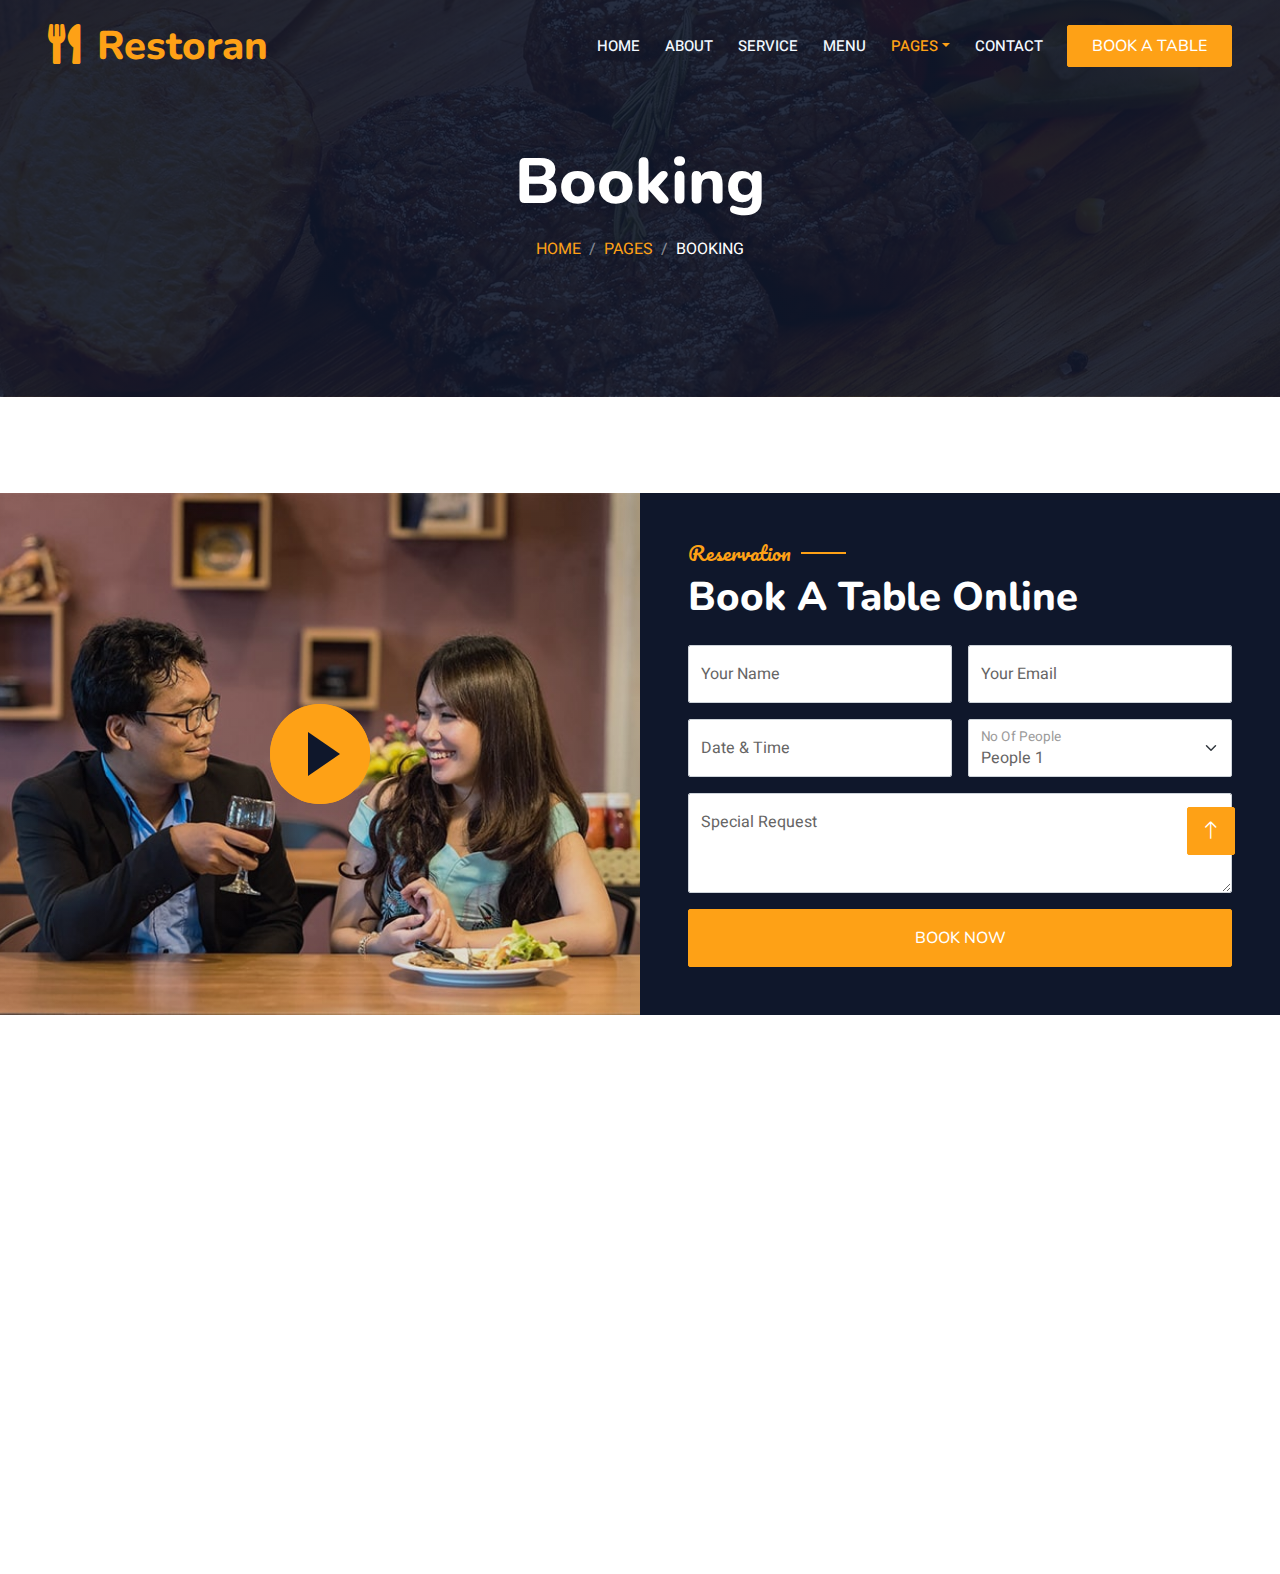
<file: booking.html>
<!DOCTYPE html>
<html lang="en">

<head>
    <meta charset="utf-8">
    <title>Restoran - Bootstrap Restaurant Template</title>
    <meta content="width=device-width, initial-scale=1.0" name="viewport">
    <meta content="" name="keywords">
    <meta content="" name="description">

    <!-- Favicon -->
    <link href="img/favicon.ico" rel="icon">

    <!-- Google Web Fonts -->
    <link rel="preconnect" href="https://fonts.googleapis.com">
    <link rel="preconnect" href="https://fonts.gstatic.com" crossorigin>
    <link href="https://fonts.googleapis.com/css2?family=Heebo:wght@400;500;600&family=Nunito:wght@600;700;800&family=Pacifico&display=swap" rel="stylesheet">

    <!-- Icon Font Stylesheet -->
    <link href="https://cdnjs.cloudflare.com/ajax/libs/font-awesome/5.10.0/css/all.min.css" rel="stylesheet">
    <link href="https://cdn.jsdelivr.net/npm/bootstrap-icons@1.4.1/font/bootstrap-icons.css" rel="stylesheet">

    <!-- Libraries Stylesheet -->
    <link href="lib/animate/animate.min.css" rel="stylesheet">
    <link href="lib/owlcarousel/assets/owl.carousel.min.css" rel="stylesheet">
    <link href="lib/tempusdominus/css/tempusdominus-bootstrap-4.min.css" rel="stylesheet" />

    <!-- Customized Bootstrap Stylesheet -->
    <link href="css/bootstrap.min.css" rel="stylesheet">

    <!-- Template Stylesheet -->
    <link href="css/style.css" rel="stylesheet">
</head>

<body>
    <div class="container-xxl bg-white p-0">
        <!-- Spinner Start -->
        <div id="spinner" class="show bg-white position-fixed translate-middle w-100 vh-100 top-50 start-50 d-flex align-items-center justify-content-center">
            <div class="spinner-border text-primary" style="width: 3rem; height: 3rem;" role="status">
                <span class="sr-only">Loading...</span>
            </div>
        </div>
        <!-- Spinner End -->


        <!-- Navbar & Hero Start -->
        <div class="container-xxl position-relative p-0">
            <nav class="navbar navbar-expand-lg navbar-dark bg-dark px-4 px-lg-5 py-3 py-lg-0">
                <a href="" class="navbar-brand p-0">
                    <h1 class="text-primary m-0"><i class="fa fa-utensils me-3"></i>Restoran</h1>
                    <!-- <img src="img/logo.png" alt="Logo"> -->
                </a>
                <button class="navbar-toggler" type="button" data-bs-toggle="collapse" data-bs-target="#navbarCollapse">
                    <span class="fa fa-bars"></span>
                </button>
                <div class="collapse navbar-collapse" id="navbarCollapse">
                    <div class="navbar-nav ms-auto py-0 pe-4">
                        <a href="index.html" class="nav-item nav-link">Home</a>
                        <a href="about.html" class="nav-item nav-link">About</a>
                        <a href="service.html" class="nav-item nav-link">Service</a>
                        <a href="menu.html" class="nav-item nav-link">Menu</a>
                        <div class="nav-item dropdown">
                            <a href="#" class="nav-link dropdown-toggle active" data-bs-toggle="dropdown">Pages</a>
                            <div class="dropdown-menu m-0">
                                <a href="booking.html" class="dropdown-item active">Booking</a>
                                <a href="team.html" class="dropdown-item">Our Team</a>
                                <a href="testimonial.html" class="dropdown-item">Testimonial</a>
                            </div>
                        </div>
                        <a href="contact.html" class="nav-item nav-link">Contact</a>
                    </div>
                    <a href="" class="btn btn-primary py-2 px-4">Book A Table</a>
                </div>
            </nav>

            <div class="container-xxl py-5 bg-dark hero-header mb-5">
                <div class="container text-center my-5 pt-5 pb-4">
                    <h1 class="display-3 text-white mb-3 animated slideInDown">Booking</h1>
                    <nav aria-label="breadcrumb">
                        <ol class="breadcrumb justify-content-center text-uppercase">
                            <li class="breadcrumb-item"><a href="#">Home</a></li>
                            <li class="breadcrumb-item"><a href="#">Pages</a></li>
                            <li class="breadcrumb-item text-white active" aria-current="page">Booking</li>
                        </ol>
                    </nav>
                </div>
            </div>
        </div>
        <!-- Navbar & Hero End -->


        <!-- Reservation Start -->
        <div class="container-xxl py-5 px-0 wow fadeInUp" data-wow-delay="0.1s">
            <div class="row g-0">
                <div class="col-md-6">
                    <div class="video">
                        <button type="button" class="btn-play" data-bs-toggle="modal" data-src="https://www.youtube.com/embed/DWRcNpR6Kdc" data-bs-target="#videoModal">
                            <span></span>
                        </button>
                    </div>
                </div>
                <div class="col-md-6 bg-dark d-flex align-items-center">
                    <div class="p-5 wow fadeInUp" data-wow-delay="0.2s">
                        <h5 class="section-title ff-secondary text-start text-primary fw-normal">Reservation</h5>
                        <h1 class="text-white mb-4">Book A Table Online</h1>
                        <form>
                            <div class="row g-3">
                                <div class="col-md-6">
                                    <div class="form-floating">
                                        <input type="text" class="form-control" id="name" placeholder="Your Name">
                                        <label for="name">Your Name</label>
                                    </div>
                                </div>
                                <div class="col-md-6">
                                    <div class="form-floating">
                                        <input type="email" class="form-control" id="email" placeholder="Your Email">
                                        <label for="email">Your Email</label>
                                    </div>
                                </div>
                                <div class="col-md-6">
                                    <div class="form-floating date" id="date3" data-target-input="nearest">
                                        <input type="text" class="form-control datetimepicker-input" id="datetime" placeholder="Date & Time" data-target="#date3" data-toggle="datetimepicker" />
                                        <label for="datetime">Date & Time</label>
                                    </div>
                                </div>
                                <div class="col-md-6">
                                    <div class="form-floating">
                                        <select class="form-select" id="select1">
                                          <option value="1">People 1</option>
                                          <option value="2">People 2</option>
                                          <option value="3">People 3</option>
                                        </select>
                                        <label for="select1">No Of People</label>
                                      </div>
                                </div>
                                <div class="col-12">
                                    <div class="form-floating">
                                        <textarea class="form-control" placeholder="Special Request" id="message" style="height: 100px"></textarea>
                                        <label for="message">Special Request</label>
                                    </div>
                                </div>
                                <div class="col-12">
                                    <button class="btn btn-primary w-100 py-3" type="submit">Book Now</button>
                                </div>
                            </div>
                        </form>
                    </div>
                </div>
            </div>
        </div>

        <div class="modal fade" id="videoModal" tabindex="-1" aria-labelledby="exampleModalLabel" aria-hidden="true">
            <div class="modal-dialog">
                <div class="modal-content rounded-0">
                    <div class="modal-header">
                        <h5 class="modal-title" id="exampleModalLabel">Youtube Video</h5>
                        <button type="button" class="btn-close" data-bs-dismiss="modal" aria-label="Close"></button>
                    </div>
                    <div class="modal-body">
                        <!-- 16:9 aspect ratio -->
                        <div class="ratio ratio-16x9">
                            <iframe class="embed-responsive-item" src="" id="video" allowfullscreen allowscriptaccess="always"
                                allow="autoplay"></iframe>
                        </div>
                    </div>
                </div>
            </div>
        </div>
        <!-- Reservation Start -->
        

        <!-- Footer Start -->
        <div class="container-fluid bg-dark text-light footer pt-5 mt-5 wow fadeIn" data-wow-delay="0.1s">
            <div class="container py-5">
                <div class="row g-5">
                    <div class="col-lg-3 col-md-6">
                        <h4 class="section-title ff-secondary text-start text-primary fw-normal mb-4">Company</h4>
                        <a class="btn btn-link" href="">About Us</a>
                        <a class="btn btn-link" href="">Contact Us</a>
                        <a class="btn btn-link" href="">Reservation</a>
                        <a class="btn btn-link" href="">Privacy Policy</a>
                        <a class="btn btn-link" href="">Terms & Condition</a>
                    </div>
                    <div class="col-lg-3 col-md-6">
                        <h4 class="section-title ff-secondary text-start text-primary fw-normal mb-4">Contact</h4>
                        <p class="mb-2"><i class="fa fa-map-marker-alt me-3"></i>123 Street, New York, USA</p>
                        <p class="mb-2"><i class="fa fa-phone-alt me-3"></i>+012 345 67890</p>
                        <p class="mb-2"><i class="fa fa-envelope me-3"></i>info@example.com</p>
                        <div class="d-flex pt-2">
                            <a class="btn btn-outline-light btn-social" href=""><i class="fab fa-twitter"></i></a>
                            <a class="btn btn-outline-light btn-social" href=""><i class="fab fa-facebook-f"></i></a>
                            <a class="btn btn-outline-light btn-social" href=""><i class="fab fa-youtube"></i></a>
                            <a class="btn btn-outline-light btn-social" href=""><i class="fab fa-linkedin-in"></i></a>
                        </div>
                    </div>
                    <div class="col-lg-3 col-md-6">
                        <h4 class="section-title ff-secondary text-start text-primary fw-normal mb-4">Opening</h4>
                        <h5 class="text-light fw-normal">Monday - Saturday</h5>
                        <p>09AM - 09PM</p>
                        <h5 class="text-light fw-normal">Sunday</h5>
                        <p>10AM - 08PM</p>
                    </div>
                    <div class="col-lg-3 col-md-6">
                        <h4 class="section-title ff-secondary text-start text-primary fw-normal mb-4">Newsletter</h4>
                        <p>Dolor amet sit justo amet elitr clita ipsum elitr est.</p>
                        <div class="position-relative mx-auto" style="max-width: 400px;">
                            <input class="form-control border-primary w-100 py-3 ps-4 pe-5" type="text" placeholder="Your email">
                            <button type="button" class="btn btn-primary py-2 position-absolute top-0 end-0 mt-2 me-2">SignUp</button>
                        </div>
                    </div>
                </div>
            </div>
            <div class="container">
                <div class="copyright">
                    <div class="row">
                        <div class="col-md-6 text-center text-md-start mb-3 mb-md-0">
                            &copy; <a class="border-bottom" href="#">Your Site Name</a>, All Right Reserved. 
							
							<!--/*** This template is free as long as you keep the footer author’s credit link/attribution link/backlink. If you'd like to use the template without the footer author’s credit link/attribution link/backlink, you can purchase the Credit Removal License from "https://htmlcodex.com/credit-removal". Thank you for your support. ***/-->
							Designed By <a class="border-bottom" href="https://htmlcodex.com">HTML Codex</a><br><br>
                            Distributed By <a class="border-bottom" href="https://themewagon.com" target="_blank">ThemeWagon</a>
                        </div>
                        <div class="col-md-6 text-center text-md-end">
                            <div class="footer-menu">
                                <a href="">Home</a>
                                <a href="">Cookies</a>
                                <a href="">Help</a>
                                <a href="">FQAs</a>
                            </div>
                        </div>
                    </div>
                </div>
            </div>
        </div>
        <!-- Footer End -->


        <!-- Back to Top -->
        <a href="#" class="btn btn-lg btn-primary btn-lg-square back-to-top"><i class="bi bi-arrow-up"></i></a>
    </div>

    <!-- JavaScript Libraries -->
    <script src="https://code.jquery.com/jquery-3.4.1.min.js"></script>
    <script src="https://cdn.jsdelivr.net/npm/bootstrap@5.0.0/dist/js/bootstrap.bundle.min.js"></script>
    <script src="lib/wow/wow.min.js"></script>
    <script src="lib/easing/easing.min.js"></script>
    <script src="lib/waypoints/waypoints.min.js"></script>
    <script src="lib/counterup/counterup.min.js"></script>
    <script src="lib/owlcarousel/owl.carousel.min.js"></script>
    <script src="lib/tempusdominus/js/moment.min.js"></script>
    <script src="lib/tempusdominus/js/moment-timezone.min.js"></script>
    <script src="lib/tempusdominus/js/tempusdominus-bootstrap-4.min.js"></script>

    <!-- Template Javascript -->
    <script src="js/main.js"></script>
</body>

</html>
</file>
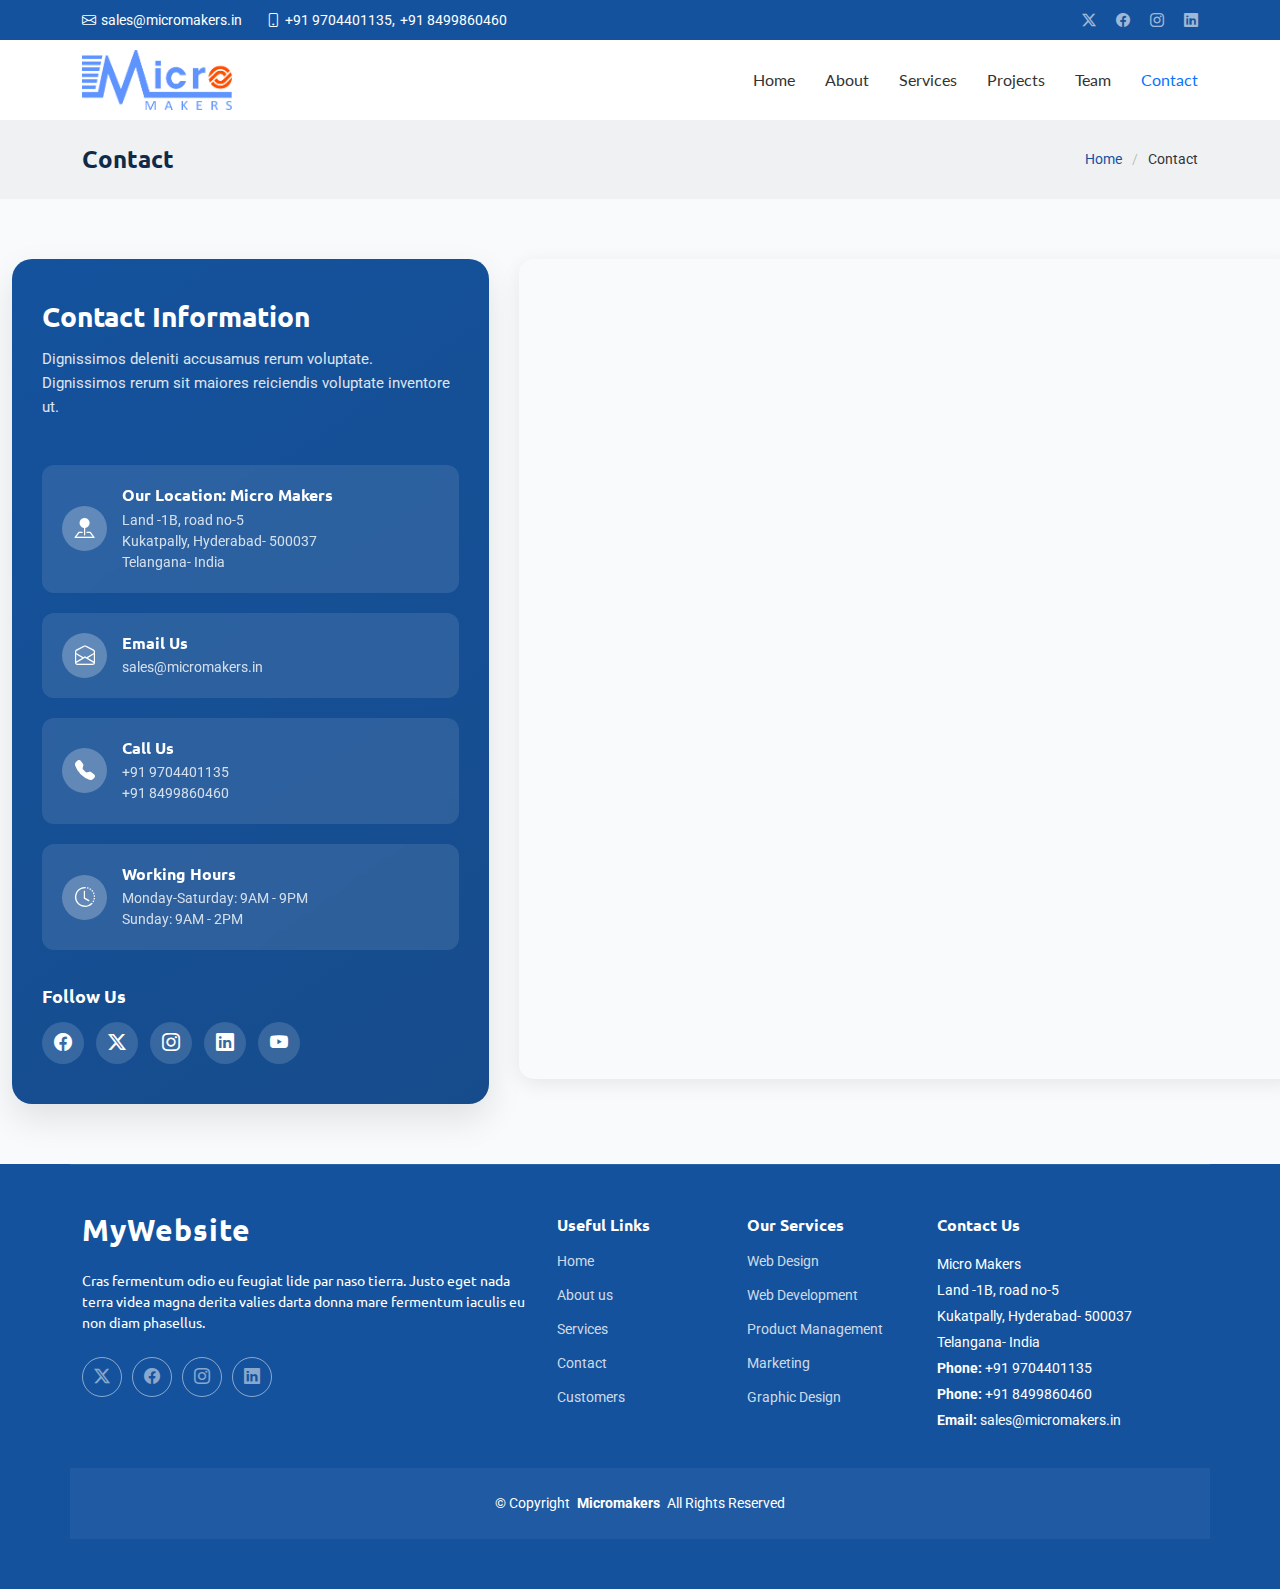
<file: contact.html>
<!DOCTYPE html>
<html lang="en">

<head>
  <meta charset="utf-8">
  <meta content="width=device-width, initial-scale=1.0" name="viewport">
  <title>Micro Makers</title>
  <meta name="description" content="">
  <meta name="keywords" content="">

  <!-- Favicons -->
  <link href="assets/img/micro/logo1.png" rel="icon">
  <link href="assets/img/micro/logo1.png" rel="apple-touch-icon">

  <!-- Fonts -->
  <link href="https://fonts.googleapis.com" rel="preconnect">
  <link href="https://fonts.gstatic.com" rel="preconnect" crossorigin>
  <link href="https://fonts.googleapis.com/css2?family=Roboto:ital,wght@0,100;0,300;0,400;0,500;0,700;0,900;1,100;1,300;1,400;1,500;1,700;1,900&family=Lato:ital,wght@0,100;0,300;0,400;0,700;0,900;1,100;1,300;1,400;1,700;1,900&family=Ubuntu:ital,wght@0,300;0,400;0,500;0,700;1,300;1,400;1,500;1,700&display=swap" rel="stylesheet">

  <!-- Vendor CSS Files -->
  <link href="assets/vendor/bootstrap/css/bootstrap.min.css" rel="stylesheet">
  <link href="assets/vendor/bootstrap-icons/bootstrap-icons.css" rel="stylesheet">
  <link href="assets/vendor/aos/aos.css" rel="stylesheet">
  <link href="assets/vendor/swiper/swiper-bundle.min.css" rel="stylesheet">
  <link href="assets/vendor/glightbox/css/glightbox.min.css" rel="stylesheet">

  <!-- Main CSS File -->
  <link href="assets/css/main.css" rel="stylesheet">
  <link href="assets/css/style.css" rel="stylesheet">

  
</head>

<body class="contact-page">

  <header id="header" class="header sticky-top">

    <div class="topbar d-flex align-items-center dark-background">
      <div class="container d-flex justify-content-center justify-content-md-between">
         <div class="contact-info d-flex align-items-center">
          <i class="bi bi-envelope d-flex align-items-center"><a href="mailto:sales@micromakers.in">sales@micromakers.in</a></i>
         <i class="bi bi-phone d-flex align-items-center ms-4"><span>+91 9704401135</span>, <span>+91 8499860460</span></i>
        </div>
        <div class="social-links d-none d-md-flex align-items-center">
          <a href="#" class="twitter"><i class="bi bi-twitter-x"></i></a>
          <a href="#" class="facebook"><i class="bi bi-facebook"></i></a>
          <a href="#" class="instagram"><i class="bi bi-instagram"></i></a>
          <a href="#" class="linkedin"><i class="bi bi-linkedin"></i></a>
        </div>
      </div>
    </div><!-- End Top Bar -->

    <div class="branding d-flex align-items-cente">

      <div class="container position-relative d-flex align-items-center justify-content-between">
        <a href="index.html" class="logo d-flex align-items-center">
          <!-- Uncomment the line below if you also wish to use an image logo -->
          <!-- <img src="assets/img/logo.webp" alt=""> -->
          <img src="assets/img/micro/logo1.jpg" alt="">
        </a>

        <nav id="navmenu" class="navmenu">
          <ul>
            <li><a href="index.html">Home</a></li>
            <li><a href="about.html">About</a></li>
            <li><a href="services.html">Services</a></li>
            <li><a href="projects.html">Projects</a></li>
            <li><a href="team.html">Team</a></li>
            <li><a href="contact.html" class="active">Contact</a></li>
          </ul>
          <i class="mobile-nav-toggle d-xl-none bi bi-list"></i>
        </nav>

      </div>

    </div>

  </header>

  <main class="main">

    <!-- Page Title -->
    <div class="page-title light-background">
      <div class="container d-lg-flex justify-content-between align-items-center">
        <h1 class="mb-2 mb-lg-0">Contact</h1>
        <nav class="breadcrumbs">
          <ol>
            <li><a href="index.html">Home</a></li>
            <li class="current">Contact</li>
          </ol>
        </nav>
      </div>
    </div><!-- End Page Title -->

    <!-- Contact Section -->
    <section id="contact" class="contact section">

      <div class="container">
        <div class="contact-wrapper">
          <div class="contact-info-panel">
            <div class="contact-info-header">
              <h3>Contact Information</h3>
              <p>Dignissimos deleniti accusamus rerum voluptate. Dignissimos rerum sit maiores reiciendis voluptate inventore ut.</p>
            </div>

            <div class="contact-info-cards">
              <div class="info-card">
                <div class="icon-container">
                  <i class="bi bi-pin-map-fill"></i>
                </div>
                <div class="card-content">
                  <h4>Our Location: Micro Makers</h4>
                  <p>Land -1B, road no-5</p>
                  <p>Kukatpally, Hyderabad- 500037</p>
                  <p>Telangana- India</p>
                </div>
              </div>

              <div class="info-card">
                <div class="icon-container">
                  <i class="bi bi-envelope-open"></i>
                </div>
                <div class="card-content">
                  <h4>Email Us</h4>
                  <p>sales@micromakers.in</p>
                </div>
              </div>

              <div class="info-card">
                <div class="icon-container">
                  <i class="bi bi-telephone-fill"></i>
                </div>
                <div class="card-content">
                  <h4>Call Us</h4>
                  <p>+91 9704401135</p>
                  <p>+91 8499860460</p>
                </div>
              </div>

              <div class="info-card">
                <div class="icon-container">
                  <i class="bi bi-clock-history"></i>
                </div>
                <div class="card-content">
                  <h4>Working Hours</h4>
                  <p>Monday-Saturday: 9AM - 9PM</p>
                  <p>Sunday: 9AM - 2PM</p>
                </div>
              </div>
            </div>

            <div class="social-links-panel">
              <h5>Follow Us</h5>
              <div class="social-icons">
                <a href="#"><i class="bi bi-facebook"></i></a>
                <a href="#"><i class="bi bi-twitter-x"></i></a>
                <a href="#"><i class="bi bi-instagram"></i></a>
                <a href="#"><i class="bi bi-linkedin"></i></a>
                <a href="#"><i class="bi bi-youtube"></i></a>
              </div>
            </div>
          </div>

          <div class="contact-form-panel">
            <div class="map-container">
              <iframe src="https://www.google.com/maps/embed?pb=!1m17!1m12!1m3!1d3805.2958876961984!2d78.42969897516736!3d17.493383383411995!2m3!1f0!2f0!3f0!3m2!1i1024!2i768!4f13.1!3m2!1m1!2zMTfCsDI5JzM2LjIiTiA3OMKwMjUnNTYuMiJF!5e0!3m2!1sen!2sin!4v1766324272188!5m2!1sen!2sin" width="100%" height="100%" style="border:0;" allowfullscreen="" loading="lazy" referrerpolicy="no-referrer-when-downgrade"></iframe>
            </div>

            <div style="display: none;" class="form-container">
              <h3>Send Us a Message</h3>
              <p>Lorem ipsum dolor sit amet consectetur adipiscing elit mauris hendrerit faucibus imperdiet nec eget felis.</p>

              <form action="forms/contact.php" method="post" class="php-email-form">
                <div class="form-floating mb-3">
                  <input type="text" class="form-control" id="nameInput" name="name" placeholder="Full Name" required="">
                  <label for="nameInput">Full Name</label>
                </div>

                <div class="form-floating mb-3">
                  <input type="email" class="form-control" id="emailInput" name="email" placeholder="Email Address" required="">
                  <label for="emailInput">Email Address</label>
                </div>

                <div class="form-floating mb-3">
                  <input type="text" class="form-control" id="subjectInput" name="subject" placeholder="Subject" required="">
                  <label for="subjectInput">Subject</label>
                </div>

                <div class="form-floating mb-3">
                  <textarea class="form-control" id="messageInput" name="message" rows="5" placeholder="Your Message" style="height: 150px" required=""></textarea>
                  <label for="messageInput">Your Message</label>
                </div>

                <div class="my-3">
                  <div class="loading">Loading</div>
                  <div class="error-message"></div>
                  <div class="sent-message">Your message has been sent. Thank you!</div>
                </div>

                <div class="d-grid">
                  <button type="submit" class="btn-submit">Send Message <i class="bi bi-send-fill ms-2"></i></button>
                </div>
              </form>
            </div>
          </div>
        </div>
      </div>
    </section><!-- /Contact Section -->

  </main>

  <footer id="footer" class="footer dark-background">

    <div class="container footer-top">
      <div class="row gy-4">
        <div class="col-lg-5 col-md-12 footer-about">
          <a href="index.html" class="logo d-flex align-items-center">
            <span class="sitename">MyWebsite</span>
          </a>
          <p>Cras fermentum odio eu feugiat lide par naso tierra. Justo eget nada terra videa magna derita valies darta donna mare fermentum iaculis eu non diam phasellus.</p>
          <div class="social-links d-flex mt-4">
            <a href=""><i class="bi bi-twitter-x"></i></a>
            <a href=""><i class="bi bi-facebook"></i></a>
            <a href=""><i class="bi bi-instagram"></i></a>
            <a href=""><i class="bi bi-linkedin"></i></a>
          </div>
        </div>

        <div class="col-lg-2 col-6 footer-links">
          <h4>Useful Links</h4>
          <ul>
            <li><a href="#">Home</a></li>
            <li><a href="#">About us</a></li>
            <li><a href="#">Services</a></li>
            <li><a href="#">Contact</a></li>
            <li><a href="#">Customers</a></li>
          </ul>
        </div>

        <div class="col-lg-2 col-6 footer-links">
          <h4>Our Services</h4>
          <ul>
            <li><a href="#">Web Design</a></li>
            <li><a href="#">Web Development</a></li>
            <li><a href="#">Product Management</a></li>
            <li><a href="#">Marketing</a></li>
            <li><a href="#">Graphic Design</a></li>
          </ul>
        </div>

         <div class="col-lg-3 col-md-12 footer-contact text-center text-md-start">
          <h4>Contact Us</h4>
          <p>Micro Makers</p>
          <p>Land -1B, road no-5</p>
          <p>Kukatpally, Hyderabad- 500037</p>
          <p>Telangana- India</p>
          <p class=""><strong>Phone:</strong> <span>+91 9704401135</span></p>
          <p class=""><strong>Phone:</strong> <span>+91 8499860460</span></p>
          <p><strong>Email:</strong> <span>sales@micromakers.in</span></p>
        </div>

      </div>
    </div>

    <div class="container copyright text-center mt-4">
      <p>© <span>Copyright</span> <strong class="px-1 sitename">Micromakers</strong> <span>All Rights Reserved</span></p>
    </div>

  </footer>

  <!-- Scroll Top -->
  <a href="#" id="scroll-top" class="scroll-top d-flex align-items-center justify-content-center"><i class="bi bi-arrow-up-short"></i></a>

  <!-- Preloader -->
  <div id="preloader"></div>

  <!-- Vendor JS Files -->
  <script src="assets/vendor/bootstrap/js/bootstrap.bundle.min.js"></script>
  <script src="assets/vendor/php-email-form/validate.js"></script>
  <script src="assets/vendor/aos/aos.js"></script>
  <script src="assets/vendor/swiper/swiper-bundle.min.js"></script>
  <script src="assets/vendor/glightbox/js/glightbox.min.js"></script>

  <!-- Main JS File -->
  <script src="assets/js/main.js"></script>

</body>

</html>
</file>
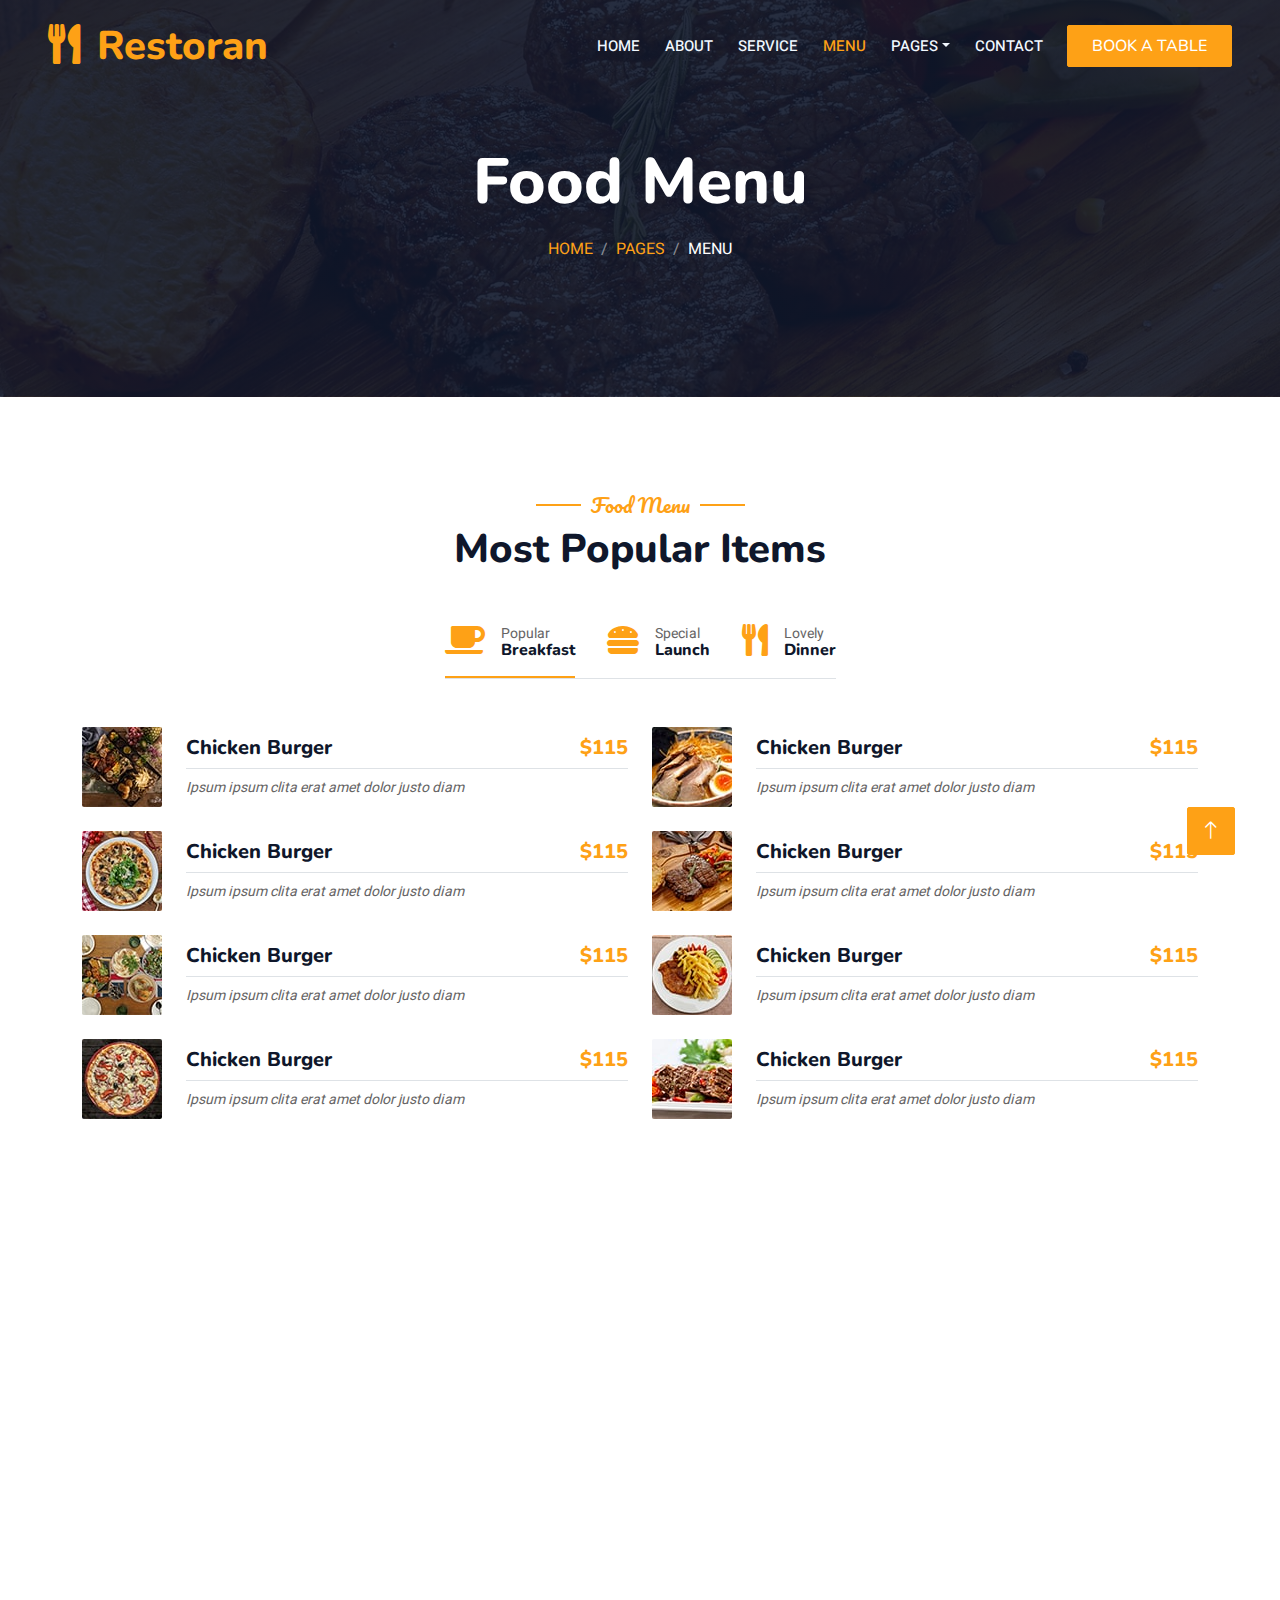
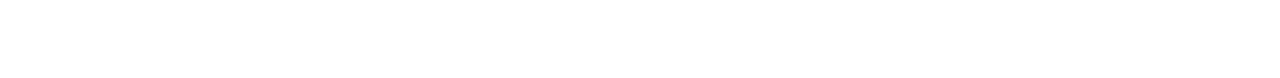
<file: menu.html>
<!DOCTYPE html>
<html lang="en">

<head>
    <meta charset="utf-8">
    <title>Restoran - Bootstrap Restaurant Template</title>
    <meta content="width=device-width, initial-scale=1.0" name="viewport">
    <meta content="" name="keywords">
    <meta content="" name="description">

    <!-- Favicon -->
    <link href="img/favicon.ico" rel="icon">

    <!-- Google Web Fonts -->
    <link rel="preconnect" href="https://fonts.googleapis.com">
    <link rel="preconnect" href="https://fonts.gstatic.com" crossorigin>
    <link href="https://fonts.googleapis.com/css2?family=Heebo:wght@400;500;600&family=Nunito:wght@600;700;800&family=Pacifico&display=swap" rel="stylesheet">

    <!-- Icon Font Stylesheet -->
    <link href="https://cdnjs.cloudflare.com/ajax/libs/font-awesome/5.10.0/css/all.min.css" rel="stylesheet">
    <link href="https://cdn.jsdelivr.net/npm/bootstrap-icons@1.4.1/font/bootstrap-icons.css" rel="stylesheet">

    <!-- Libraries Stylesheet -->
    <link href="lib/animate/animate.min.css" rel="stylesheet">
    <link href="lib/owlcarousel/assets/owl.carousel.min.css" rel="stylesheet">
    <link href="lib/tempusdominus/css/tempusdominus-bootstrap-4.min.css" rel="stylesheet" />

    <!-- Customized Bootstrap Stylesheet -->
    <link href="css/bootstrap.min.css" rel="stylesheet">

    <!-- Template Stylesheet -->
    <link href="css/style.css" rel="stylesheet">
</head>

<body>
    <div class="container-xxl bg-white p-0">
        <!-- Spinner Start -->
        <div id="spinner" class="show bg-white position-fixed translate-middle w-100 vh-100 top-50 start-50 d-flex align-items-center justify-content-center">
            <div class="spinner-border text-primary" style="width: 3rem; height: 3rem;" role="status">
                <span class="sr-only">Loading...</span>
            </div>
        </div>
        <!-- Spinner End -->


        <!-- Navbar & Hero Start -->
        <div class="container-xxl position-relative p-0">
            <nav class="navbar navbar-expand-lg navbar-dark bg-dark px-4 px-lg-5 py-3 py-lg-0">
                <a href="" class="navbar-brand p-0">
                    <h1 class="text-primary m-0"><i class="fa fa-utensils me-3"></i>Restoran</h1>
                    <!-- <img src="img/logo.png" alt="Logo"> -->
                </a>
                <button class="navbar-toggler" type="button" data-bs-toggle="collapse" data-bs-target="#navbarCollapse">
                    <span class="fa fa-bars"></span>
                </button>
                <div class="collapse navbar-collapse" id="navbarCollapse">
                    <div class="navbar-nav ms-auto py-0 pe-4">
                        <a href="index.html" class="nav-item nav-link">Home</a>
                        <a href="about.html" class="nav-item nav-link">About</a>
                        <a href="service.html" class="nav-item nav-link">Service</a>
                        <a href="menu.html" class="nav-item nav-link active">Menu</a>
                        <div class="nav-item dropdown">
                            <a href="#" class="nav-link dropdown-toggle" data-bs-toggle="dropdown">Pages</a>
                            <div class="dropdown-menu m-0">
                                <a href="booking.html" class="dropdown-item">Booking</a>
                                <a href="team.html" class="dropdown-item">Our Team</a>
                                <a href="testimonial.html" class="dropdown-item">Testimonial</a>
                            </div>
                        </div>
                        <a href="contact.html" class="nav-item nav-link">Contact</a>
                    </div>
                    <a href="" class="btn btn-primary py-2 px-4">Book A Table</a>
                </div>
            </nav>

            <div class="container-xxl py-5 bg-dark hero-header mb-5">
                <div class="container text-center my-5 pt-5 pb-4">
                    <h1 class="display-3 text-white mb-3 animated slideInDown">Food Menu</h1>
                    <nav aria-label="breadcrumb">
                        <ol class="breadcrumb justify-content-center text-uppercase">
                            <li class="breadcrumb-item"><a href="#">Home</a></li>
                            <li class="breadcrumb-item"><a href="#">Pages</a></li>
                            <li class="breadcrumb-item text-white active" aria-current="page">Menu</li>
                        </ol>
                    </nav>
                </div>
            </div>
        </div>
        <!-- Navbar & Hero End -->


        <!-- Menu Start -->
        <div class="container-xxl py-5">
            <div class="container">
                <div class="text-center wow fadeInUp" data-wow-delay="0.1s">
                    <h5 class="section-title ff-secondary text-center text-primary fw-normal">Food Menu</h5>
                    <h1 class="mb-5">Most Popular Items</h1>
                </div>
                <div class="tab-class text-center wow fadeInUp" data-wow-delay="0.1s">
                    <ul class="nav nav-pills d-inline-flex justify-content-center border-bottom mb-5">
                        <li class="nav-item">
                            <a class="d-flex align-items-center text-start mx-3 ms-0 pb-3 active" data-bs-toggle="pill" href="#tab-1">
                                <i class="fa fa-coffee fa-2x text-primary"></i>
                                <div class="ps-3">
                                    <small class="text-body">Popular</small>
                                    <h6 class="mt-n1 mb-0">Breakfast</h6>
                                </div>
                            </a>
                        </li>
                        <li class="nav-item">
                            <a class="d-flex align-items-center text-start mx-3 pb-3" data-bs-toggle="pill" href="#tab-2">
                                <i class="fa fa-hamburger fa-2x text-primary"></i>
                                <div class="ps-3">
                                    <small class="text-body">Special</small>
                                    <h6 class="mt-n1 mb-0">Launch</h6>
                                </div>
                            </a>
                        </li>
                        <li class="nav-item">
                            <a class="d-flex align-items-center text-start mx-3 me-0 pb-3" data-bs-toggle="pill" href="#tab-3">
                                <i class="fa fa-utensils fa-2x text-primary"></i>
                                <div class="ps-3">
                                    <small class="text-body">Lovely</small>
                                    <h6 class="mt-n1 mb-0">Dinner</h6>
                                </div>
                            </a>
                        </li>
                    </ul>
                    <div class="tab-content">
                        <div id="tab-1" class="tab-pane fade show p-0 active">
                            <div class="row g-4">
                                <div class="col-lg-6">
                                    <div class="d-flex align-items-center">
                                        <img class="flex-shrink-0 img-fluid rounded" src="img/menu-1.jpg" alt="" style="width: 80px;">
                                        <div class="w-100 d-flex flex-column text-start ps-4">
                                            <h5 class="d-flex justify-content-between border-bottom pb-2">
                                                <span>Chicken Burger</span>
                                                <span class="text-primary">$115</span>
                                            </h5>
                                            <small class="fst-italic">Ipsum ipsum clita erat amet dolor justo diam</small>
                                        </div>
                                    </div>
                                </div>
                                <div class="col-lg-6">
                                    <div class="d-flex align-items-center">
                                        <img class="flex-shrink-0 img-fluid rounded" src="img/menu-2.jpg" alt="" style="width: 80px;">
                                        <div class="w-100 d-flex flex-column text-start ps-4">
                                            <h5 class="d-flex justify-content-between border-bottom pb-2">
                                                <span>Chicken Burger</span>
                                                <span class="text-primary">$115</span>
                                            </h5>
                                            <small class="fst-italic">Ipsum ipsum clita erat amet dolor justo diam</small>
                                        </div>
                                    </div>
                                </div>
                                <div class="col-lg-6">
                                    <div class="d-flex align-items-center">
                                        <img class="flex-shrink-0 img-fluid rounded" src="img/menu-3.jpg" alt="" style="width: 80px;">
                                        <div class="w-100 d-flex flex-column text-start ps-4">
                                            <h5 class="d-flex justify-content-between border-bottom pb-2">
                                                <span>Chicken Burger</span>
                                                <span class="text-primary">$115</span>
                                            </h5>
                                            <small class="fst-italic">Ipsum ipsum clita erat amet dolor justo diam</small>
                                        </div>
                                    </div>
                                </div>
                                <div class="col-lg-6">
                                    <div class="d-flex align-items-center">
                                        <img class="flex-shrink-0 img-fluid rounded" src="img/menu-4.jpg" alt="" style="width: 80px;">
                                        <div class="w-100 d-flex flex-column text-start ps-4">
                                            <h5 class="d-flex justify-content-between border-bottom pb-2">
                                                <span>Chicken Burger</span>
                                                <span class="text-primary">$115</span>
                                            </h5>
                                            <small class="fst-italic">Ipsum ipsum clita erat amet dolor justo diam</small>
                                        </div>
                                    </div>
                                </div>
                                <div class="col-lg-6">
                                    <div class="d-flex align-items-center">
                                        <img class="flex-shrink-0 img-fluid rounded" src="img/menu-5.jpg" alt="" style="width: 80px;">
                                        <div class="w-100 d-flex flex-column text-start ps-4">
                                            <h5 class="d-flex justify-content-between border-bottom pb-2">
                                                <span>Chicken Burger</span>
                                                <span class="text-primary">$115</span>
                                            </h5>
                                            <small class="fst-italic">Ipsum ipsum clita erat amet dolor justo diam</small>
                                        </div>
                                    </div>
                                </div>
                                <div class="col-lg-6">
                                    <div class="d-flex align-items-center">
                                        <img class="flex-shrink-0 img-fluid rounded" src="img/menu-6.jpg" alt="" style="width: 80px;">
                                        <div class="w-100 d-flex flex-column text-start ps-4">
                                            <h5 class="d-flex justify-content-between border-bottom pb-2">
                                                <span>Chicken Burger</span>
                                                <span class="text-primary">$115</span>
                                            </h5>
                                            <small class="fst-italic">Ipsum ipsum clita erat amet dolor justo diam</small>
                                        </div>
                                    </div>
                                </div>
                                <div class="col-lg-6">
                                    <div class="d-flex align-items-center">
                                        <img class="flex-shrink-0 img-fluid rounded" src="img/menu-7.jpg" alt="" style="width: 80px;">
                                        <div class="w-100 d-flex flex-column text-start ps-4">
                                            <h5 class="d-flex justify-content-between border-bottom pb-2">
                                                <span>Chicken Burger</span>
                                                <span class="text-primary">$115</span>
                                            </h5>
                                            <small class="fst-italic">Ipsum ipsum clita erat amet dolor justo diam</small>
                                        </div>
                                    </div>
                                </div>
                                <div class="col-lg-6">
                                    <div class="d-flex align-items-center">
                                        <img class="flex-shrink-0 img-fluid rounded" src="img/menu-8.jpg" alt="" style="width: 80px;">
                                        <div class="w-100 d-flex flex-column text-start ps-4">
                                            <h5 class="d-flex justify-content-between border-bottom pb-2">
                                                <span>Chicken Burger</span>
                                                <span class="text-primary">$115</span>
                                            </h5>
                                            <small class="fst-italic">Ipsum ipsum clita erat amet dolor justo diam</small>
                                        </div>
                                    </div>
                                </div>
                            </div>
                        </div>
                        <div id="tab-2" class="tab-pane fade show p-0">
                            <div class="row g-4">
                                <div class="col-lg-6">
                                    <div class="d-flex align-items-center">
                                        <img class="flex-shrink-0 img-fluid rounded" src="img/menu-1.jpg" alt="" style="width: 80px;">
                                        <div class="w-100 d-flex flex-column text-start ps-4">
                                            <h5 class="d-flex justify-content-between border-bottom pb-2">
                                                <span>Chicken Burger</span>
                                                <span class="text-primary">$115</span>
                                            </h5>
                                            <small class="fst-italic">Ipsum ipsum clita erat amet dolor justo diam</small>
                                        </div>
                                    </div>
                                </div>
                                <div class="col-lg-6">
                                    <div class="d-flex align-items-center">
                                        <img class="flex-shrink-0 img-fluid rounded" src="img/menu-2.jpg" alt="" style="width: 80px;">
                                        <div class="w-100 d-flex flex-column text-start ps-4">
                                            <h5 class="d-flex justify-content-between border-bottom pb-2">
                                                <span>Chicken Burger</span>
                                                <span class="text-primary">$115</span>
                                            </h5>
                                            <small class="fst-italic">Ipsum ipsum clita erat amet dolor justo diam</small>
                                        </div>
                                    </div>
                                </div>
                                <div class="col-lg-6">
                                    <div class="d-flex align-items-center">
                                        <img class="flex-shrink-0 img-fluid rounded" src="img/menu-3.jpg" alt="" style="width: 80px;">
                                        <div class="w-100 d-flex flex-column text-start ps-4">
                                            <h5 class="d-flex justify-content-between border-bottom pb-2">
                                                <span>Chicken Burger</span>
                                                <span class="text-primary">$115</span>
                                            </h5>
                                            <small class="fst-italic">Ipsum ipsum clita erat amet dolor justo diam</small>
                                        </div>
                                    </div>
                                </div>
                                <div class="col-lg-6">
                                    <div class="d-flex align-items-center">
                                        <img class="flex-shrink-0 img-fluid rounded" src="img/menu-4.jpg" alt="" style="width: 80px;">
                                        <div class="w-100 d-flex flex-column text-start ps-4">
                                            <h5 class="d-flex justify-content-between border-bottom pb-2">
                                                <span>Chicken Burger</span>
                                                <span class="text-primary">$115</span>
                                            </h5>
                                            <small class="fst-italic">Ipsum ipsum clita erat amet dolor justo diam</small>
                                        </div>
                                    </div>
                                </div>
                                <div class="col-lg-6">
                                    <div class="d-flex align-items-center">
                                        <img class="flex-shrink-0 img-fluid rounded" src="img/menu-5.jpg" alt="" style="width: 80px;">
                                        <div class="w-100 d-flex flex-column text-start ps-4">
                                            <h5 class="d-flex justify-content-between border-bottom pb-2">
                                                <span>Chicken Burger</span>
                                                <span class="text-primary">$115</span>
                                            </h5>
                                            <small class="fst-italic">Ipsum ipsum clita erat amet dolor justo diam</small>
                                        </div>
                                    </div>
                                </div>
                                <div class="col-lg-6">
                                    <div class="d-flex align-items-center">
                                        <img class="flex-shrink-0 img-fluid rounded" src="img/menu-6.jpg" alt="" style="width: 80px;">
                                        <div class="w-100 d-flex flex-column text-start ps-4">
                                            <h5 class="d-flex justify-content-between border-bottom pb-2">
                                                <span>Chicken Burger</span>
                                                <span class="text-primary">$115</span>
                                            </h5>
                                            <small class="fst-italic">Ipsum ipsum clita erat amet dolor justo diam</small>
                                        </div>
                                    </div>
                                </div>
                                <div class="col-lg-6">
                                    <div class="d-flex align-items-center">
                                        <img class="flex-shrink-0 img-fluid rounded" src="img/menu-7.jpg" alt="" style="width: 80px;">
                                        <div class="w-100 d-flex flex-column text-start ps-4">
                                            <h5 class="d-flex justify-content-between border-bottom pb-2">
                                                <span>Chicken Burger</span>
                                                <span class="text-primary">$115</span>
                                            </h5>
                                            <small class="fst-italic">Ipsum ipsum clita erat amet dolor justo diam</small>
                                        </div>
                                    </div>
                                </div>
                                <div class="col-lg-6">
                                    <div class="d-flex align-items-center">
                                        <img class="flex-shrink-0 img-fluid rounded" src="img/menu-8.jpg" alt="" style="width: 80px;">
                                        <div class="w-100 d-flex flex-column text-start ps-4">
                                            <h5 class="d-flex justify-content-between border-bottom pb-2">
                                                <span>Chicken Burger</span>
                                                <span class="text-primary">$115</span>
                                            </h5>
                                            <small class="fst-italic">Ipsum ipsum clita erat amet dolor justo diam</small>
                                        </div>
                                    </div>
                                </div>
                            </div>
                        </div>
                        <div id="tab-3" class="tab-pane fade show p-0">
                            <div class="row g-4">
                                <div class="col-lg-6">
                                    <div class="d-flex align-items-center">
                                        <img class="flex-shrink-0 img-fluid rounded" src="img/menu-1.jpg" alt="" style="width: 80px;">
                                        <div class="w-100 d-flex flex-column text-start ps-4">
                                            <h5 class="d-flex justify-content-between border-bottom pb-2">
                                                <span>Chicken Burger</span>
                                                <span class="text-primary">$115</span>
                                            </h5>
                                            <small class="fst-italic">Ipsum ipsum clita erat amet dolor justo diam</small>
                                        </div>
                                    </div>
                                </div>
                                <div class="col-lg-6">
                                    <div class="d-flex align-items-center">
                                        <img class="flex-shrink-0 img-fluid rounded" src="img/menu-2.jpg" alt="" style="width: 80px;">
                                        <div class="w-100 d-flex flex-column text-start ps-4">
                                            <h5 class="d-flex justify-content-between border-bottom pb-2">
                                                <span>Chicken Burger</span>
                                                <span class="text-primary">$115</span>
                                            </h5>
                                            <small class="fst-italic">Ipsum ipsum clita erat amet dolor justo diam</small>
                                        </div>
                                    </div>
                                </div>
                                <div class="col-lg-6">
                                    <div class="d-flex align-items-center">
                                        <img class="flex-shrink-0 img-fluid rounded" src="img/menu-3.jpg" alt="" style="width: 80px;">
                                        <div class="w-100 d-flex flex-column text-start ps-4">
                                            <h5 class="d-flex justify-content-between border-bottom pb-2">
                                                <span>Chicken Burger</span>
                                                <span class="text-primary">$115</span>
                                            </h5>
                                            <small class="fst-italic">Ipsum ipsum clita erat amet dolor justo diam</small>
                                        </div>
                                    </div>
                                </div>
                                <div class="col-lg-6">
                                    <div class="d-flex align-items-center">
                                        <img class="flex-shrink-0 img-fluid rounded" src="img/menu-4.jpg" alt="" style="width: 80px;">
                                        <div class="w-100 d-flex flex-column text-start ps-4">
                                            <h5 class="d-flex justify-content-between border-bottom pb-2">
                                                <span>Chicken Burger</span>
                                                <span class="text-primary">$115</span>
                                            </h5>
                                            <small class="fst-italic">Ipsum ipsum clita erat amet dolor justo diam</small>
                                        </div>
                                    </div>
                                </div>
                                <div class="col-lg-6">
                                    <div class="d-flex align-items-center">
                                        <img class="flex-shrink-0 img-fluid rounded" src="img/menu-5.jpg" alt="" style="width: 80px;">
                                        <div class="w-100 d-flex flex-column text-start ps-4">
                                            <h5 class="d-flex justify-content-between border-bottom pb-2">
                                                <span>Chicken Burger</span>
                                                <span class="text-primary">$115</span>
                                            </h5>
                                            <small class="fst-italic">Ipsum ipsum clita erat amet dolor justo diam</small>
                                        </div>
                                    </div>
                                </div>
                                <div class="col-lg-6">
                                    <div class="d-flex align-items-center">
                                        <img class="flex-shrink-0 img-fluid rounded" src="img/menu-6.jpg" alt="" style="width: 80px;">
                                        <div class="w-100 d-flex flex-column text-start ps-4">
                                            <h5 class="d-flex justify-content-between border-bottom pb-2">
                                                <span>Chicken Burger</span>
                                                <span class="text-primary">$115</span>
                                            </h5>
                                            <small class="fst-italic">Ipsum ipsum clita erat amet dolor justo diam</small>
                                        </div>
                                    </div>
                                </div>
                                <div class="col-lg-6">
                                    <div class="d-flex align-items-center">
                                        <img class="flex-shrink-0 img-fluid rounded" src="img/menu-7.jpg" alt="" style="width: 80px;">
                                        <div class="w-100 d-flex flex-column text-start ps-4">
                                            <h5 class="d-flex justify-content-between border-bottom pb-2">
                                                <span>Chicken Burger</span>
                                                <span class="text-primary">$115</span>
                                            </h5>
                                            <small class="fst-italic">Ipsum ipsum clita erat amet dolor justo diam</small>
                                        </div>
                                    </div>
                                </div>
                                <div class="col-lg-6">
                                    <div class="d-flex align-items-center">
                                        <img class="flex-shrink-0 img-fluid rounded" src="img/menu-8.jpg" alt="" style="width: 80px;">
                                        <div class="w-100 d-flex flex-column text-start ps-4">
                                            <h5 class="d-flex justify-content-between border-bottom pb-2">
                                                <span>Chicken Burger</span>
                                                <span class="text-primary">$115</span>
                                            </h5>
                                            <small class="fst-italic">Ipsum ipsum clita erat amet dolor justo diam</small>
                                        </div>
                                    </div>
                                </div>
                            </div>
                        </div>
                    </div>
                </div>
            </div>
        </div>
        <!-- Menu End -->
        

        <!-- Footer Start -->
        <div class="container-fluid bg-dark text-light footer pt-5 mt-5 wow fadeIn" data-wow-delay="0.1s">
            <div class="container py-5">
                <div class="row g-5">
                    <div class="col-lg-3 col-md-6">
                        <h4 class="section-title ff-secondary text-start text-primary fw-normal mb-4">Company</h4>
                        <a class="btn btn-link" href="">About Us</a>
                        <a class="btn btn-link" href="">Contact Us</a>
                        <a class="btn btn-link" href="">Reservation</a>
                        <a class="btn btn-link" href="">Privacy Policy</a>
                        <a class="btn btn-link" href="">Terms & Condition</a>
                    </div>
                    <div class="col-lg-3 col-md-6">
                        <h4 class="section-title ff-secondary text-start text-primary fw-normal mb-4">Contact</h4>
                        <p class="mb-2"><i class="fa fa-map-marker-alt me-3"></i>123 Street, New York, USA</p>
                        <p class="mb-2"><i class="fa fa-phone-alt me-3"></i>+012 345 67890</p>
                        <p class="mb-2"><i class="fa fa-envelope me-3"></i>info@example.com</p>
                        <div class="d-flex pt-2">
                            <a class="btn btn-outline-light btn-social" href=""><i class="fab fa-twitter"></i></a>
                            <a class="btn btn-outline-light btn-social" href=""><i class="fab fa-facebook-f"></i></a>
                            <a class="btn btn-outline-light btn-social" href=""><i class="fab fa-youtube"></i></a>
                            <a class="btn btn-outline-light btn-social" href=""><i class="fab fa-linkedin-in"></i></a>
                        </div>
                    </div>
                    <div class="col-lg-3 col-md-6">
                        <h4 class="section-title ff-secondary text-start text-primary fw-normal mb-4">Opening</h4>
                        <h5 class="text-light fw-normal">Monday - Saturday</h5>
                        <p>09AM - 09PM</p>
                        <h5 class="text-light fw-normal">Sunday</h5>
                        <p>10AM - 08PM</p>
                    </div>
                    <div class="col-lg-3 col-md-6">
                        <h4 class="section-title ff-secondary text-start text-primary fw-normal mb-4">Newsletter</h4>
                        <p>Dolor amet sit justo amet elitr clita ipsum elitr est.</p>
                        <div class="position-relative mx-auto" style="max-width: 400px;">
                            <input class="form-control border-primary w-100 py-3 ps-4 pe-5" type="text" placeholder="Your email">
                            <button type="button" class="btn btn-primary py-2 position-absolute top-0 end-0 mt-2 me-2">SignUp</button>
                        </div>
                    </div>
                </div>
            </div>
            <div class="container">
                <div class="copyright">
                    <div class="row">
                        <div class="col-md-6 text-center text-md-start mb-3 mb-md-0">
                            &copy; <a class="border-bottom" href="#">Your Site Name</a>, All Right Reserved. 
							
							<!--/*** This template is free as long as you keep the footer author’s credit link/attribution link/backlink. If you'd like to use the template without the footer author’s credit link/attribution link/backlink, you can purchase the Credit Removal License from "https://htmlcodex.com/credit-removal". Thank you for your support. ***/-->
							Designed By <a class="border-bottom" href="https://htmlcodex.com">HTML Codex</a><br><br>
                            Distributed By <a class="border-bottom" href="https://themewagon.com" target="_blank">ThemeWagon</a>
                        </div>
                        <div class="col-md-6 text-center text-md-end">
                            <div class="footer-menu">
                                <a href="">Home</a>
                                <a href="">Cookies</a>
                                <a href="">Help</a>
                                <a href="">FQAs</a>
                            </div>
                        </div>
                    </div>
                </div>
            </div>
        </div>
        <!-- Footer End -->


        <!-- Back to Top -->
        <a href="#" class="btn btn-lg btn-primary btn-lg-square back-to-top"><i class="bi bi-arrow-up"></i></a>
    </div>

    <!-- JavaScript Libraries -->
    <script src="https://code.jquery.com/jquery-3.4.1.min.js"></script>
    <script src="https://cdn.jsdelivr.net/npm/bootstrap@5.0.0/dist/js/bootstrap.bundle.min.js"></script>
    <script src="lib/wow/wow.min.js"></script>
    <script src="lib/easing/easing.min.js"></script>
    <script src="lib/waypoints/waypoints.min.js"></script>
    <script src="lib/counterup/counterup.min.js"></script>
    <script src="lib/owlcarousel/owl.carousel.min.js"></script>
    <script src="lib/tempusdominus/js/moment.min.js"></script>
    <script src="lib/tempusdominus/js/moment-timezone.min.js"></script>
    <script src="lib/tempusdominus/js/tempusdominus-bootstrap-4.min.js"></script>

    <!-- Template Javascript -->
    <script src="js/main.js"></script>
</body>

</html>
</file>
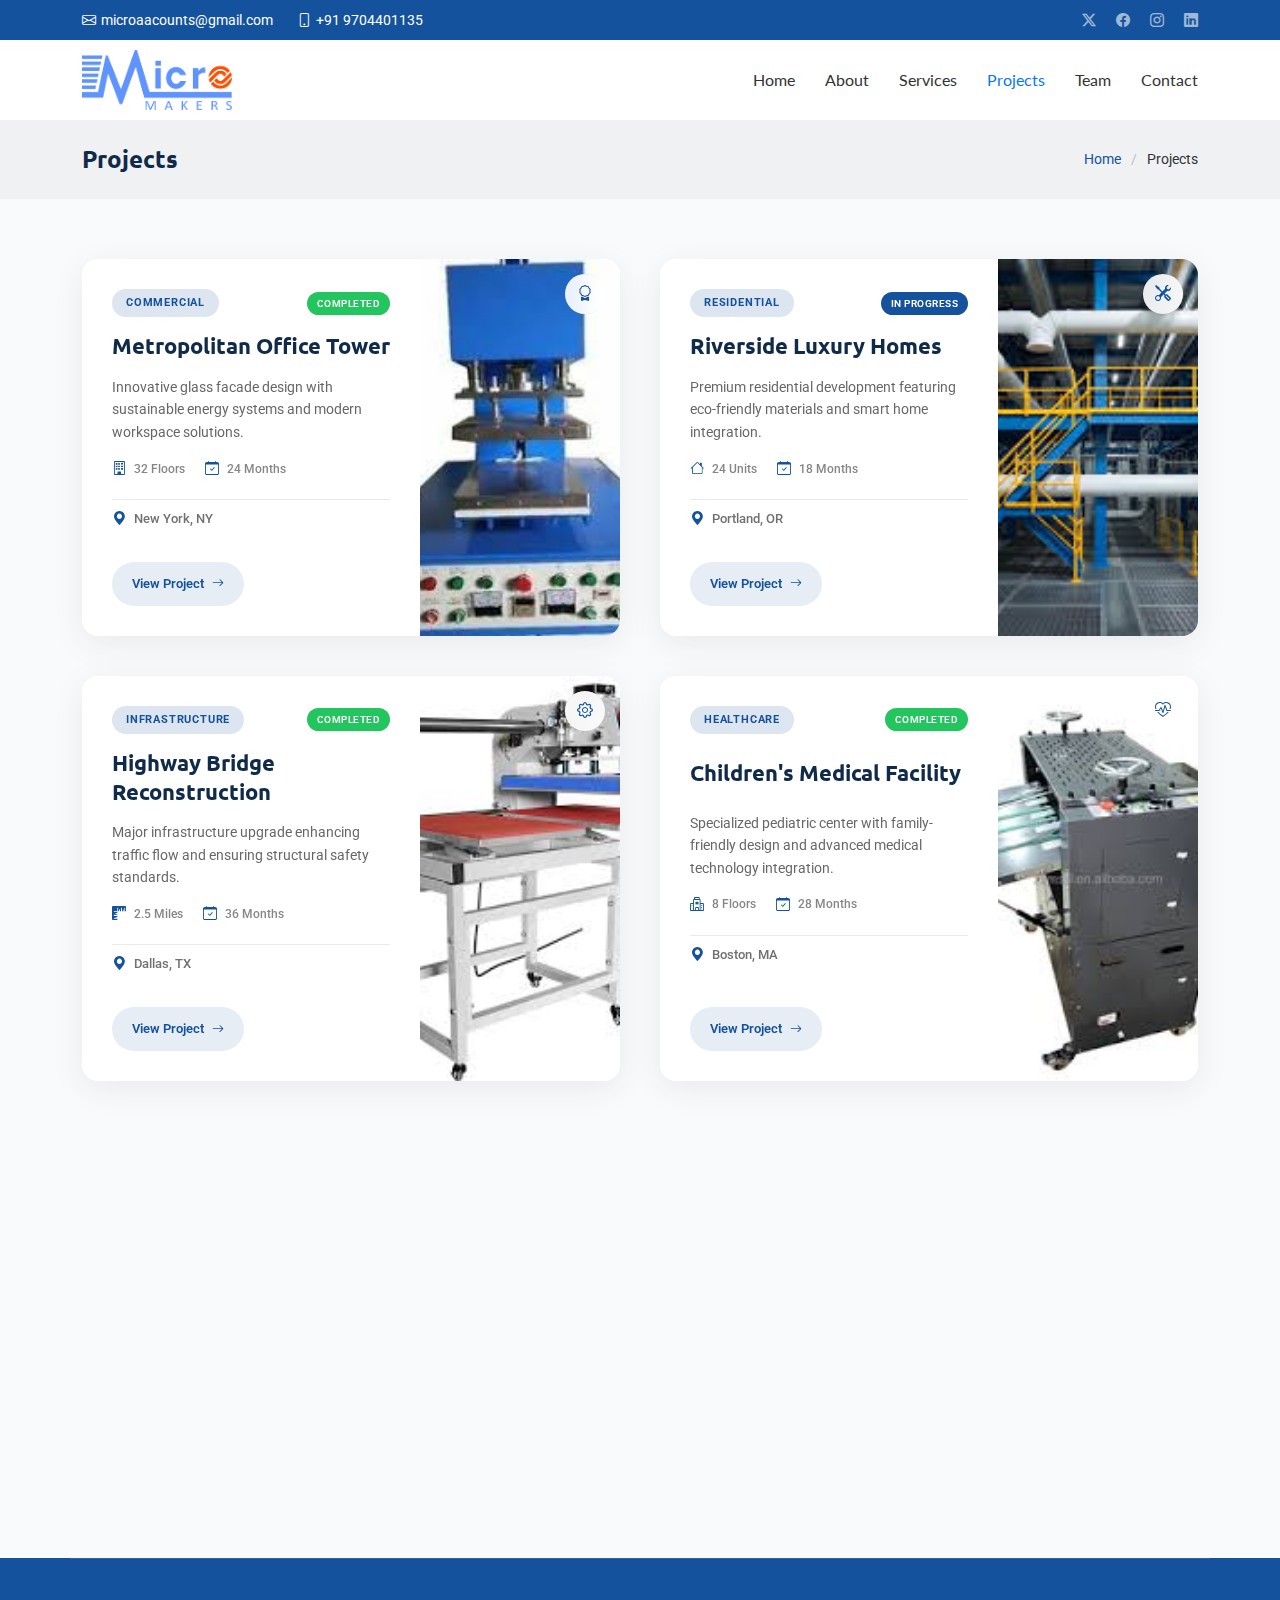
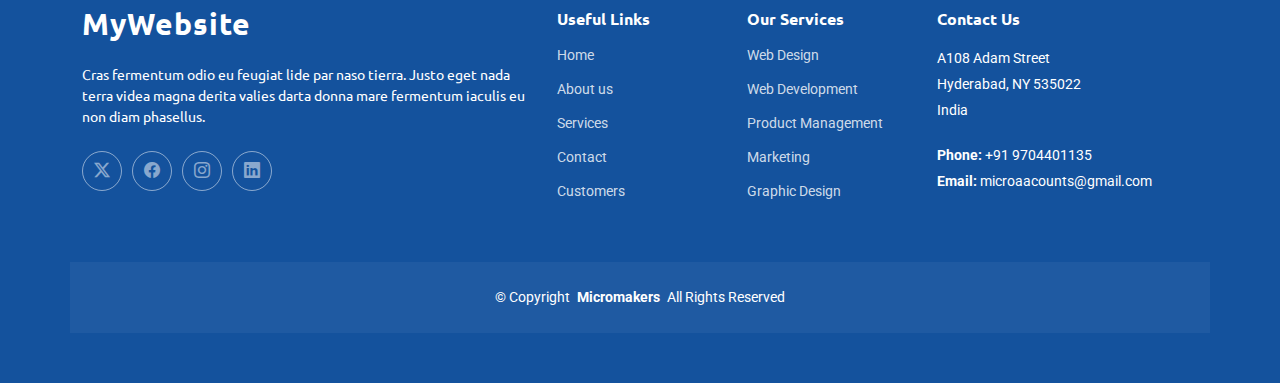
<file: projects.html>
<!DOCTYPE html>
<html lang="en">

<head>
  <meta charset="utf-8">
  <meta content="width=device-width, initial-scale=1.0" name="viewport">
  <title>Micro Makers</title>
  <meta name="description" content="">
  <meta name="keywords" content="">

  <!-- Favicons -->
  <link href="assets/img/micro/logo1.png" rel="icon">
  <link href="assets/img/micro/logo1.png" rel="apple-touch-icon">
  <!-- Fonts -->
  <link href="https://fonts.googleapis.com" rel="preconnect">
  <link href="https://fonts.gstatic.com" rel="preconnect" crossorigin>
  <link
    href="https://fonts.googleapis.com/css2?family=Roboto:ital,wght@0,100;0,300;0,400;0,500;0,700;0,900;1,100;1,300;1,400;1,500;1,700;1,900&family=Lato:ital,wght@0,100;0,300;0,400;0,700;0,900;1,100;1,300;1,400;1,700;1,900&family=Ubuntu:ital,wght@0,300;0,400;0,500;0,700;1,300;1,400;1,500;1,700&display=swap"
    rel="stylesheet">

  <!-- Vendor CSS Files -->
  <link href="assets/vendor/bootstrap/css/bootstrap.min.css" rel="stylesheet">
  <link href="assets/vendor/bootstrap-icons/bootstrap-icons.css" rel="stylesheet">
  <link href="assets/vendor/aos/aos.css" rel="stylesheet">
  <link href="assets/vendor/swiper/swiper-bundle.min.css" rel="stylesheet">
  <link href="assets/vendor/glightbox/css/glightbox.min.css" rel="stylesheet">

  <!-- Main CSS File -->
  <link href="assets/css/main.css" rel="stylesheet">

  <link href="assets/css/style.css" rel="stylesheet">
</head>

<body class="projects-page">

  <header id="header" class="header sticky-top">

    <div class="topbar d-flex align-items-center dark-background">
      <div class="container d-flex justify-content-center justify-content-md-between">
         <div class="contact-info d-flex align-items-center">
          <i class="bi bi-envelope d-flex align-items-center"><a href="mailto:microaacounts@gmail.com">microaacounts@gmail.com</a></i>
          <i class="bi bi-phone d-flex align-items-center ms-4"><span>+91 9704401135</span></i>
        </div>
        <div class="social-links d-none d-md-flex align-items-center">
          <a href="#" class="twitter"><i class="bi bi-twitter-x"></i></a>
          <a href="#" class="facebook"><i class="bi bi-facebook"></i></a>
          <a href="#" class="instagram"><i class="bi bi-instagram"></i></a>
          <a href="#" class="linkedin"><i class="bi bi-linkedin"></i></a>
        </div>
      </div>
    </div><!-- End Top Bar -->

    <div class="branding d-flex align-items-cente">

      <div class="container position-relative d-flex align-items-center justify-content-between">
        <a href="index.html" class="logo d-flex align-items-center">
          <!-- Uncomment the line below if you also wish to use an image logo -->
          <!-- <img src="assets/img/logo.webp" alt=""> -->
          <img src="assets/img/micro/logo1.jpg" alt="">
        </a>

        <nav id="navmenu" class="navmenu">
          <ul>
            <li><a href="index.html">Home</a></li>
            <li><a href="about.html">About</a></li>
            <li><a href="services.html">Services</a></li>
            <li><a href="projects.html" class="active">Projects</a></li>
            <li><a href="team.html">Team</a></li>
            <li><a href="contact.html">Contact</a></li>
          </ul>
          <i class="mobile-nav-toggle d-xl-none bi bi-list"></i>
        </nav>

      </div>

    </div>

  </header>

  <main class="main">

    <!-- Page Title -->
    <div class="page-title light-background">
      <div class="container d-lg-flex justify-content-between align-items-center">
        <h1 class="mb-2 mb-lg-0">Projects</h1>
        <nav class="breadcrumbs">
          <ol>
            <li><a href="index.html">Home</a></li>
            <li class="current">Projects</li>
          </ol>
        </nav>
      </div>
    </div><!-- End Page Title -->

    <!-- Projects Section -->
    <section id="projects" class="projects section">

      <div class="container" data-aos="fade-up" data-aos-delay="100">

        <div class="projects-grid">

          <div class="project-item" data-aos="zoom-in" data-aos-delay="100">
            <div class="project-content">
              <div class="project-header">
                <span class="project-category">Commercial</span>
                <span class="project-status completed">Completed</span>
              </div>
              <h3 class="project-title">Metropolitan Office Tower</h3>
              <div class="project-details">
                <div class="project-info">
                  <p>Innovative glass facade design with sustainable energy systems and modern workspace solutions.</p>
                  <div class="project-specs">
                    <span class="spec-item">
                      <i class="bi bi-building"></i>
                      32 Floors
                    </span>
                    <span class="spec-item">
                      <i class="bi bi-calendar-check"></i>
                      24 Months
                    </span>
                  </div>
                </div>
                <div class="project-location">
                  <i class="bi bi-geo-alt-fill"></i>
                  <span>New York, NY</span>
                </div>
              </div>
              <a href="#" class="project-link">
                <span>View Project</span>
                <i class="bi bi-arrow-right"></i>
              </a>
            </div>
            <div class="project-visual">
              <img src="assets/img/micro/1.jfif" alt="Metropolitan Office Tower" class="img-fluid">
              <div class="project-badge">
                <i class="bi bi-award"></i>
              </div>
            </div>
          </div><!-- End Project Item -->

          <div class="project-item" data-aos="zoom-in" data-aos-delay="200">
            <div class="project-content">
              <div class="project-header">
                <span class="project-category">Residential</span>
                <span class="project-status in-progress">In Progress</span>
              </div>
              <h3 class="project-title">Riverside Luxury Homes</h3>
              <div class="project-details">
                <div class="project-info">
                  <p>Premium residential development featuring eco-friendly materials and smart home integration.</p>
                  <div class="project-specs">
                    <span class="spec-item">
                      <i class="bi bi-house"></i>
                      24 Units
                    </span>
                    <span class="spec-item">
                      <i class="bi bi-calendar-check"></i>
                      18 Months
                    </span>
                  </div>
                </div>
                <div class="project-location">
                  <i class="bi bi-geo-alt-fill"></i>
                  <span>Portland, OR</span>
                </div>
              </div>
              <a href="#" class="project-link">
                <span>View Project</span>
                <i class="bi bi-arrow-right"></i>
              </a>
            </div>
            <div class="project-visual">
              <img src="assets/img/micro/2.jfif" alt="Riverside Luxury Homes" class="img-fluid">
              <div class="project-badge">
                <i class="bi bi-tools"></i>
              </div>
            </div>
          </div><!-- End Project Item -->

          <div class="project-item" data-aos="zoom-in" data-aos-delay="300">
            <div class="project-content">
              <div class="project-header">
                <span class="project-category">Infrastructure</span>
                <span class="project-status completed">Completed</span>
              </div>
              <h3 class="project-title">Highway Bridge Reconstruction</h3>
              <div class="project-details">
                <div class="project-info">
                  <p>Major infrastructure upgrade enhancing traffic flow and ensuring structural safety standards.</p>
                  <div class="project-specs">
                    <span class="spec-item">
                      <i class="bi bi-rulers"></i>
                      2.5 Miles
                    </span>
                    <span class="spec-item">
                      <i class="bi bi-calendar-check"></i>
                      36 Months
                    </span>
                  </div>
                </div>
                <div class="project-location">
                  <i class="bi bi-geo-alt-fill"></i>
                  <span>Dallas, TX</span>
                </div>
              </div>
              <a href="#" class="project-link">
                <span>View Project</span>
                <i class="bi bi-arrow-right"></i>
              </a>
            </div>
            <div class="project-visual">
              <img src="assets/img/micro/3.jfif" alt="Highway Bridge Reconstruction" class="img-fluid">
              <div class="project-badge">
                <i class="bi bi-gear"></i>
              </div>
            </div>
          </div><!-- End Project Item -->

          <div class="project-item" data-aos="zoom-in" data-aos-delay="100">
            <div class="project-content">
              <div class="project-header">
                <span class="project-category">Healthcare</span>
                <span class="project-status completed">Completed</span>
              </div>
              <h3 class="project-title">Children's Medical Facility</h3>
              <div class="project-details">
                <div class="project-info">
                  <p>Specialized pediatric center with family-friendly design and advanced medical technology
                    integration.</p>
                  <div class="project-specs">
                    <span class="spec-item">
                      <i class="bi bi-hospital"></i>
                      8 Floors
                    </span>
                    <span class="spec-item">
                      <i class="bi bi-calendar-check"></i>
                      28 Months
                    </span>
                  </div>
                </div>
                <div class="project-location">
                  <i class="bi bi-geo-alt-fill"></i>
                  <span>Boston, MA</span>
                </div>
              </div>
              <a href="#" class="project-link">
                <span>View Project</span>
                <i class="bi bi-arrow-right"></i>
              </a>
            </div>
            <div class="project-visual">
              <img src="assets/img/micro/4.jfif" alt="Children's Medical Facility" class="img-fluid">
              <div class="project-badge">
                <i class="bi bi-heart-pulse"></i>
              </div>
            </div>
          </div><!-- End Project Item -->

          <div class="project-item" data-aos="zoom-in" data-aos-delay="200">
            <div class="project-content">
              <div class="project-header">
                <span class="project-category">Educational</span>
                <span class="project-status planning">Planning</span>
              </div>
              <h3 class="project-title">Innovation Campus Center</h3>
              <div class="project-details">
                <div class="project-info">
                  <p>Modern learning facility with flexible spaces designed for collaborative education and research.
                  </p>
                  <div class="project-specs">
                    <span class="spec-item">
                      <i class="bi bi-mortarboard"></i>
                      5 Buildings
                    </span>
                    <span class="spec-item">
                      <i class="bi bi-calendar-check"></i>
                      42 Months
                    </span>
                  </div>
                </div>
                <div class="project-location">
                  <i class="bi bi-geo-alt-fill"></i>
                  <span>San Francisco, CA</span>
                </div>
              </div>
              <a href="#" class="project-link">
                <span>View Project</span>
                <i class="bi bi-arrow-right"></i>
              </a>
            </div>
            <div class="project-visual">
              <img src="assets/img/micro/5.jfif" alt="Innovation Campus Center" class="img-fluid">
              <div class="project-badge">
                <i class="bi bi-lightbulb"></i>
              </div>
            </div>
          </div><!-- End Project Item -->

          <div class="project-item" data-aos="zoom-in" data-aos-delay="300">
            <div class="project-content">
              <div class="project-header">
                <span class="project-category">Industrial</span>
                <span class="project-status completed">Completed</span>
              </div>
              <h3 class="project-title">Green Energy Plant</h3>
              <div class="project-details">
                <div class="project-info">
                  <p>Sustainable power generation facility incorporating renewable energy and efficient production
                    systems.</p>
                  <div class="project-specs">
                    <span class="spec-item">
                      <i class="bi bi-lightning"></i>
                      150MW
                    </span>
                    <span class="spec-item">
                      <i class="bi bi-calendar-check"></i>
                      30 Months
                    </span>
                  </div>
                </div>
                <div class="project-location">
                  <i class="bi bi-geo-alt-fill"></i>
                  <span>Denver, CO</span>
                </div>
              </div>
              <a href="#" class="project-link">
                <span>View Project</span>
                <i class="bi bi-arrow-right"></i>
              </a>
            </div>
            <div class="project-visual">
              <img src="assets/img/micro/1.jfif" alt="Green Energy Plant" class="img-fluid">
              <div class="project-badge">
                <i class="bi bi-leaf"></i>
              </div>
            </div>
          </div><!-- End Project Item -->

        </div>

      </div>

    </section><!-- /Projects Section -->

  </main>

  <footer id="footer" class="footer dark-background">

    <div class="container footer-top">
      <div class="row gy-4">
        <div class="col-lg-5 col-md-12 footer-about">
          <a href="index.html" class="logo d-flex align-items-center">
            <span class="sitename">MyWebsite</span>
          </a>
          <p>Cras fermentum odio eu feugiat lide par naso tierra. Justo eget nada terra videa magna derita valies darta donna mare fermentum iaculis eu non diam phasellus.</p>
          <div class="social-links d-flex mt-4">
            <a href=""><i class="bi bi-twitter-x"></i></a>
            <a href=""><i class="bi bi-facebook"></i></a>
            <a href=""><i class="bi bi-instagram"></i></a>
            <a href=""><i class="bi bi-linkedin"></i></a>
          </div>
        </div>

        <div class="col-lg-2 col-6 footer-links">
          <h4>Useful Links</h4>
          <ul>
            <li><a href="#">Home</a></li>
            <li><a href="#">About us</a></li>
            <li><a href="#">Services</a></li>
            <li><a href="#">Contact</a></li>
            <li><a href="#">Customers</a></li>
          </ul>
        </div>

        <div class="col-lg-2 col-6 footer-links">
          <h4>Our Services</h4>
          <ul>
            <li><a href="#">Web Design</a></li>
            <li><a href="#">Web Development</a></li>
            <li><a href="#">Product Management</a></li>
            <li><a href="#">Marketing</a></li>
            <li><a href="#">Graphic Design</a></li>
          </ul>
        </div>

        <div class="col-lg-3 col-md-12 footer-contact text-center text-md-start">
          <h4>Contact Us</h4>
          <p>A108 Adam Street</p>
          <p>Hyderabad, NY 535022</p>
          <p>India</p>
          <p class="mt-4"><strong>Phone:</strong> <span>+91 9704401135</span></p>
          <p><strong>Email:</strong> <span>microaacounts@gmail.com</span></p>
        </div>

      </div>
    </div>
    <div class="container copyright text-center mt-4">
      <p>© <span>Copyright</span> <strong class="px-1 sitename">Micromakers</strong> <span>All Rights Reserved</span>
      </p>
    </div>

  </footer>

  <!-- Scroll Top -->
  <a href="#" id="scroll-top" class="scroll-top d-flex align-items-center justify-content-center"><i
      class="bi bi-arrow-up-short"></i></a>

  <!-- Preloader -->
  <div id="preloader"></div>

  <!-- Vendor JS Files -->
  <script src="assets/vendor/bootstrap/js/bootstrap.bundle.min.js"></script>
  <script src="assets/vendor/php-email-form/validate.js"></script>
  <script src="assets/vendor/aos/aos.js"></script>
  <script src="assets/vendor/swiper/swiper-bundle.min.js"></script>
  <script src="assets/vendor/glightbox/js/glightbox.min.js"></script>

  <!-- Main JS File -->
  <script src="assets/js/main.js"></script>

</body>

</html>
</file>
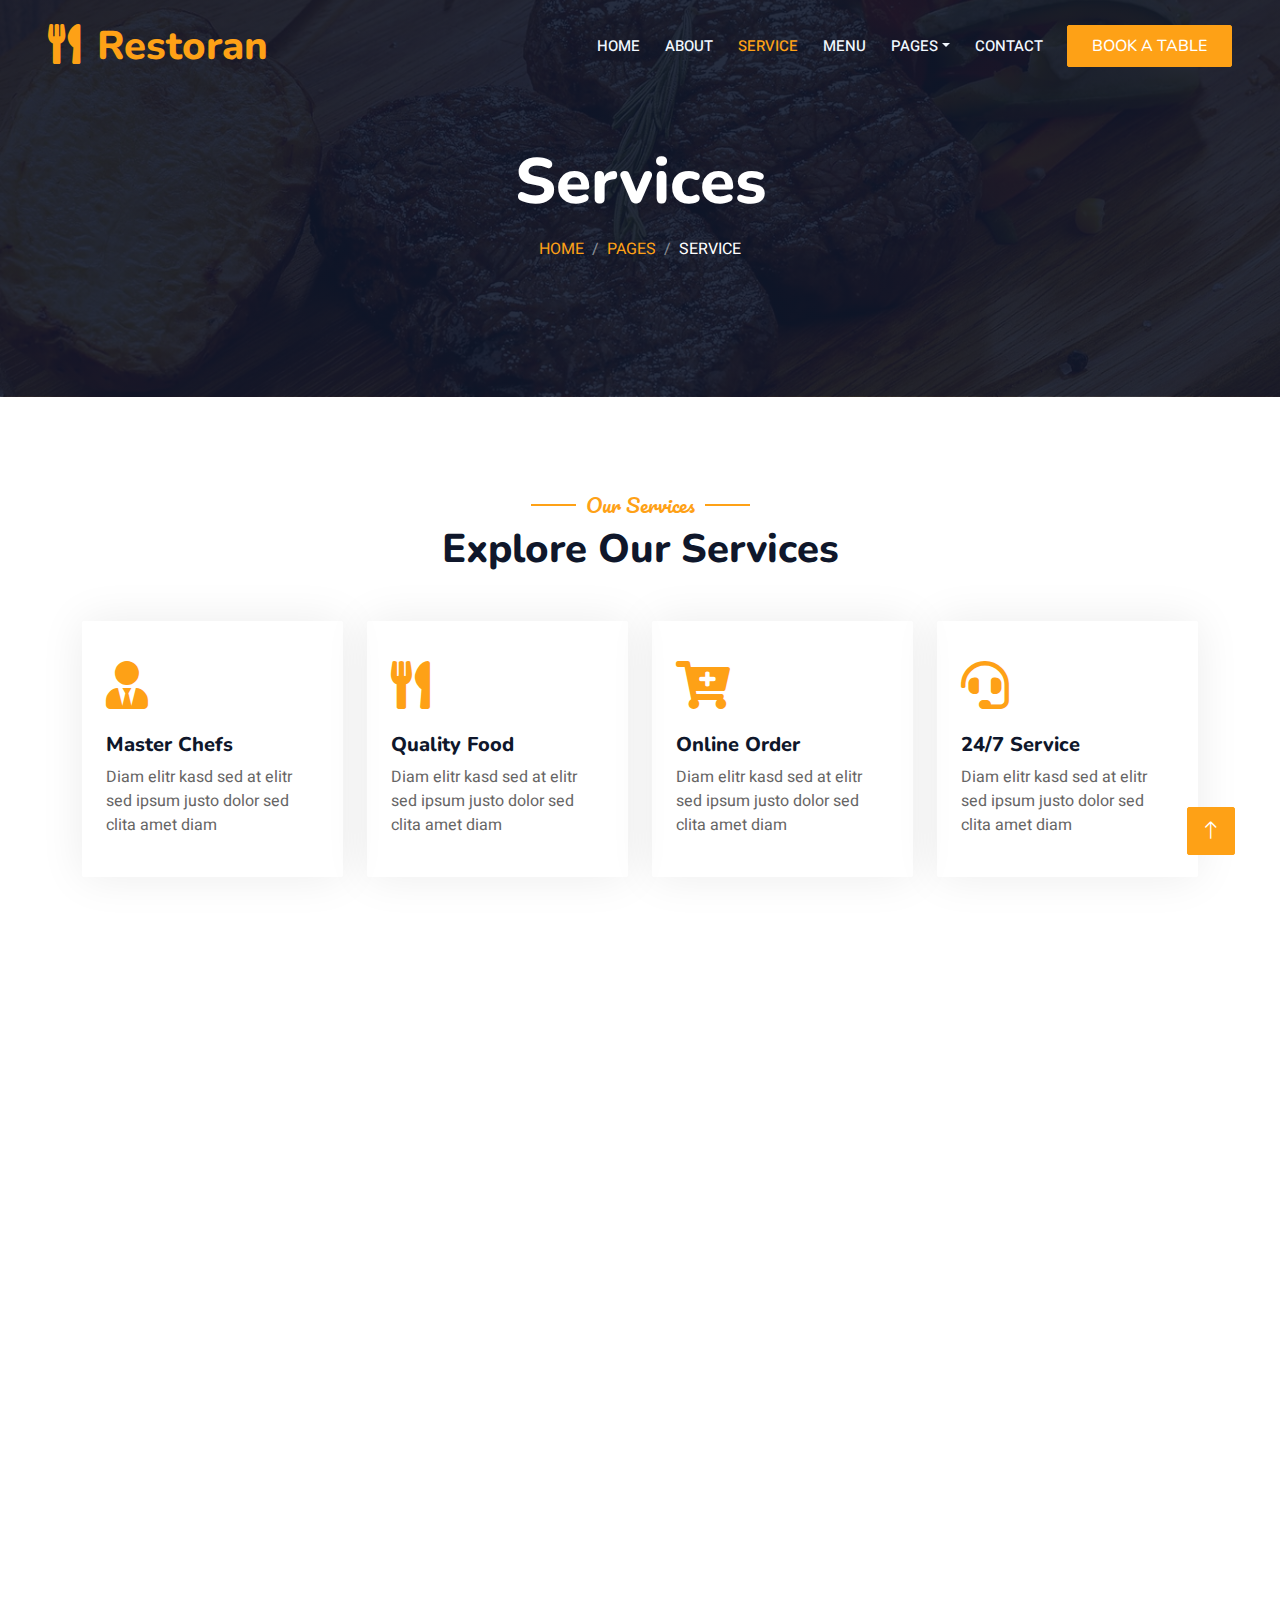
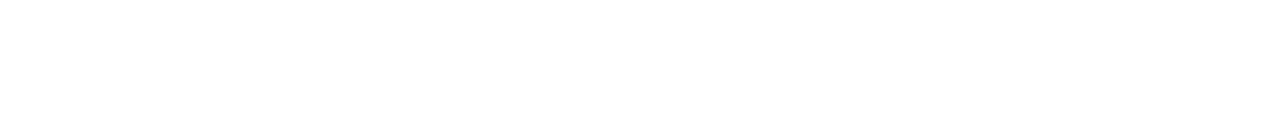
<file: service.html>
<!DOCTYPE html>
<html lang="en">

<head>
    <meta charset="utf-8">
    <title>Restoran - Bootstrap Restaurant Template</title>
    <meta content="width=device-width, initial-scale=1.0" name="viewport">
    <meta content="" name="keywords">
    <meta content="" name="description">

    <!-- Favicon -->
    <link href="img/favicon.ico" rel="icon">

    <!-- Google Web Fonts -->
    <link rel="preconnect" href="https://fonts.googleapis.com">
    <link rel="preconnect" href="https://fonts.gstatic.com" crossorigin>
    <link href="https://fonts.googleapis.com/css2?family=Heebo:wght@400;500;600&family=Nunito:wght@600;700;800&family=Pacifico&display=swap" rel="stylesheet">

    <!-- Icon Font Stylesheet -->
    <link href="https://cdnjs.cloudflare.com/ajax/libs/font-awesome/5.10.0/css/all.min.css" rel="stylesheet">
    <link href="https://cdn.jsdelivr.net/npm/bootstrap-icons@1.4.1/font/bootstrap-icons.css" rel="stylesheet">

    <!-- Libraries Stylesheet -->
    <link href="lib/animate/animate.min.css" rel="stylesheet">
    <link href="lib/owlcarousel/assets/owl.carousel.min.css" rel="stylesheet">
    <link href="lib/tempusdominus/css/tempusdominus-bootstrap-4.min.css" rel="stylesheet" />

    <!-- Customized Bootstrap Stylesheet -->
    <link href="css/bootstrap.min.css" rel="stylesheet">

    <!-- Template Stylesheet -->
    <link href="css/style.css" rel="stylesheet">
</head>

<body>
    <div class="container-xxl bg-white p-0">
        <!-- Spinner Start -->
        <div id="spinner" class="show bg-white position-fixed translate-middle w-100 vh-100 top-50 start-50 d-flex align-items-center justify-content-center">
            <div class="spinner-border text-primary" style="width: 3rem; height: 3rem;" role="status">
                <span class="sr-only">Loading...</span>
            </div>
        </div>
        <!-- Spinner End -->


        <!-- Navbar & Hero Start -->
        <div class="container-xxl position-relative p-0">
            <nav class="navbar navbar-expand-lg navbar-dark bg-dark px-4 px-lg-5 py-3 py-lg-0">
                <a href="" class="navbar-brand p-0">
                    <h1 class="text-primary m-0"><i class="fa fa-utensils me-3"></i>Restoran</h1>
                    <!-- <img src="img/logo.png" alt="Logo"> -->
                </a>
                <button class="navbar-toggler" type="button" data-bs-toggle="collapse" data-bs-target="#navbarCollapse">
                    <span class="fa fa-bars"></span>
                </button>
                <div class="collapse navbar-collapse" id="navbarCollapse">
                    <div class="navbar-nav ms-auto py-0 pe-4">
                        <a href="index.html" class="nav-item nav-link">Home</a>
                        <a href="about.html" class="nav-item nav-link">About</a>
                        <a href="service.html" class="nav-item nav-link active">Service</a>
                        <a href="menu.html" class="nav-item nav-link">Menu</a>
                        <div class="nav-item dropdown">
                            <a href="#" class="nav-link dropdown-toggle" data-bs-toggle="dropdown">Pages</a>
                            <div class="dropdown-menu m-0">
                                <a href="booking.html" class="dropdown-item">Booking</a>
                                <a href="team.html" class="dropdown-item">Our Team</a>
                                <a href="testimonial.html" class="dropdown-item">Testimonial</a>
                            </div>
                        </div>
                        <a href="contact.html" class="nav-item nav-link">Contact</a>
                    </div>
                    <a href="" class="btn btn-primary py-2 px-4">Book A Table</a>
                </div>
            </nav>

            <div class="container-xxl py-5 bg-dark hero-header mb-5">
                <div class="container text-center my-5 pt-5 pb-4">
                    <h1 class="display-3 text-white mb-3 animated slideInDown">Services</h1>
                    <nav aria-label="breadcrumb">
                        <ol class="breadcrumb justify-content-center text-uppercase">
                            <li class="breadcrumb-item"><a href="#">Home</a></li>
                            <li class="breadcrumb-item"><a href="#">Pages</a></li>
                            <li class="breadcrumb-item text-white active" aria-current="page">Service</li>
                        </ol>
                    </nav>
                </div>
            </div>
        </div>
        <!-- Navbar & Hero End -->


        <!-- Service Start -->
        <div class="container-xxl py-5">
            <div class="container">
                <div class="text-center wow fadeInUp" data-wow-delay="0.1s">
                    <h5 class="section-title ff-secondary text-center text-primary fw-normal">Our Services</h5>
                    <h1 class="mb-5">Explore Our Services</h1>
                </div>
                <div class="row g-4">
                    <div class="col-lg-3 col-sm-6 wow fadeInUp" data-wow-delay="0.1s">
                        <div class="service-item rounded pt-3">
                            <div class="p-4">
                                <i class="fa fa-3x fa-user-tie text-primary mb-4"></i>
                                <h5>Master Chefs</h5>
                                <p>Diam elitr kasd sed at elitr sed ipsum justo dolor sed clita amet diam</p>
                            </div>
                        </div>
                    </div>
                    <div class="col-lg-3 col-sm-6 wow fadeInUp" data-wow-delay="0.3s">
                        <div class="service-item rounded pt-3">
                            <div class="p-4">
                                <i class="fa fa-3x fa-utensils text-primary mb-4"></i>
                                <h5>Quality Food</h5>
                                <p>Diam elitr kasd sed at elitr sed ipsum justo dolor sed clita amet diam</p>
                            </div>
                        </div>
                    </div>
                    <div class="col-lg-3 col-sm-6 wow fadeInUp" data-wow-delay="0.5s">
                        <div class="service-item rounded pt-3">
                            <div class="p-4">
                                <i class="fa fa-3x fa-cart-plus text-primary mb-4"></i>
                                <h5>Online Order</h5>
                                <p>Diam elitr kasd sed at elitr sed ipsum justo dolor sed clita amet diam</p>
                            </div>
                        </div>
                    </div>
                    <div class="col-lg-3 col-sm-6 wow fadeInUp" data-wow-delay="0.7s">
                        <div class="service-item rounded pt-3">
                            <div class="p-4">
                                <i class="fa fa-3x fa-headset text-primary mb-4"></i>
                                <h5>24/7 Service</h5>
                                <p>Diam elitr kasd sed at elitr sed ipsum justo dolor sed clita amet diam</p>
                            </div>
                        </div>
                    </div>
                    <div class="col-lg-3 col-sm-6 wow fadeInUp" data-wow-delay="0.1s">
                        <div class="service-item rounded pt-3">
                            <div class="p-4">
                                <i class="fa fa-3x fa-user-tie text-primary mb-4"></i>
                                <h5>Master Chefs</h5>
                                <p>Diam elitr kasd sed at elitr sed ipsum justo dolor sed clita amet diam</p>
                            </div>
                        </div>
                    </div>
                    <div class="col-lg-3 col-sm-6 wow fadeInUp" data-wow-delay="0.3s">
                        <div class="service-item rounded pt-3">
                            <div class="p-4">
                                <i class="fa fa-3x fa-utensils text-primary mb-4"></i>
                                <h5>Quality Food</h5>
                                <p>Diam elitr kasd sed at elitr sed ipsum justo dolor sed clita amet diam</p>
                            </div>
                        </div>
                    </div>
                    <div class="col-lg-3 col-sm-6 wow fadeInUp" data-wow-delay="0.5s">
                        <div class="service-item rounded pt-3">
                            <div class="p-4">
                                <i class="fa fa-3x fa-cart-plus text-primary mb-4"></i>
                                <h5>Online Order</h5>
                                <p>Diam elitr kasd sed at elitr sed ipsum justo dolor sed clita amet diam</p>
                            </div>
                        </div>
                    </div>
                    <div class="col-lg-3 col-sm-6 wow fadeInUp" data-wow-delay="0.7s">
                        <div class="service-item rounded pt-3">
                            <div class="p-4">
                                <i class="fa fa-3x fa-headset text-primary mb-4"></i>
                                <h5>24/7 Service</h5>
                                <p>Diam elitr kasd sed at elitr sed ipsum justo dolor sed clita amet diam</p>
                            </div>
                        </div>
                    </div>
                </div>
            </div>
        </div>
        <!-- Service End -->
        

        <!-- Footer Start -->
        <div class="container-fluid bg-dark text-light footer pt-5 mt-5 wow fadeIn" data-wow-delay="0.1s">
            <div class="container py-5">
                <div class="row g-5">
                    <div class="col-lg-3 col-md-6">
                        <h4 class="section-title ff-secondary text-start text-primary fw-normal mb-4">Company</h4>
                        <a class="btn btn-link" href="">About Us</a>
                        <a class="btn btn-link" href="">Contact Us</a>
                        <a class="btn btn-link" href="">Reservation</a>
                        <a class="btn btn-link" href="">Privacy Policy</a>
                        <a class="btn btn-link" href="">Terms & Condition</a>
                    </div>
                    <div class="col-lg-3 col-md-6">
                        <h4 class="section-title ff-secondary text-start text-primary fw-normal mb-4">Contact</h4>
                        <p class="mb-2"><i class="fa fa-map-marker-alt me-3"></i>123 Street, New York, USA</p>
                        <p class="mb-2"><i class="fa fa-phone-alt me-3"></i>+012 345 67890</p>
                        <p class="mb-2"><i class="fa fa-envelope me-3"></i>info@example.com</p>
                        <div class="d-flex pt-2">
                            <a class="btn btn-outline-light btn-social" href=""><i class="fab fa-twitter"></i></a>
                            <a class="btn btn-outline-light btn-social" href=""><i class="fab fa-facebook-f"></i></a>
                            <a class="btn btn-outline-light btn-social" href=""><i class="fab fa-youtube"></i></a>
                            <a class="btn btn-outline-light btn-social" href=""><i class="fab fa-linkedin-in"></i></a>
                        </div>
                    </div>
                    <div class="col-lg-3 col-md-6">
                        <h4 class="section-title ff-secondary text-start text-primary fw-normal mb-4">Opening</h4>
                        <h5 class="text-light fw-normal">Monday - Saturday</h5>
                        <p>09AM - 09PM</p>
                        <h5 class="text-light fw-normal">Sunday</h5>
                        <p>10AM - 08PM</p>
                    </div>
                    <div class="col-lg-3 col-md-6">
                        <h4 class="section-title ff-secondary text-start text-primary fw-normal mb-4">Newsletter</h4>
                        <p>Dolor amet sit justo amet elitr clita ipsum elitr est.</p>
                        <div class="position-relative mx-auto" style="max-width: 400px;">
                            <input class="form-control border-primary w-100 py-3 ps-4 pe-5" type="text" placeholder="Your email">
                            <button type="button" class="btn btn-primary py-2 position-absolute top-0 end-0 mt-2 me-2">SignUp</button>
                        </div>
                    </div>
                </div>
            </div>
            <div class="container">
                <div class="copyright">
                    <div class="row">
                        <div class="col-md-6 text-center text-md-start mb-3 mb-md-0">
                            &copy; <a class="border-bottom" href="#">Your Site Name</a>, All Right Reserved. 
							
							<!--/*** This template is free as long as you keep the footer author’s credit link/attribution link/backlink. If you'd like to use the template without the footer author’s credit link/attribution link/backlink, you can purchase the Credit Removal License from "https://htmlcodex.com/credit-removal". Thank you for your support. ***/-->
							Designed By <a class="border-bottom" href="https://htmlcodex.com">HTML Codex</a><br><br>
                            Distributed By <a class="border-bottom" href="https://themewagon.com" target="_blank">ThemeWagon</a>
                        </div>
                        <div class="col-md-6 text-center text-md-end">
                            <div class="footer-menu">
                                <a href="">Home</a>
                                <a href="">Cookies</a>
                                <a href="">Help</a>
                                <a href="">FQAs</a>
                            </div>
                        </div>
                    </div>
                </div>
            </div>
        </div>
        <!-- Footer End -->


        <!-- Back to Top -->
        <a href="#" class="btn btn-lg btn-primary btn-lg-square back-to-top"><i class="bi bi-arrow-up"></i></a>
    </div>

    <!-- JavaScript Libraries -->
    <script src="https://code.jquery.com/jquery-3.4.1.min.js"></script>
    <script src="https://cdn.jsdelivr.net/npm/bootstrap@5.0.0/dist/js/bootstrap.bundle.min.js"></script>
    <script src="lib/wow/wow.min.js"></script>
    <script src="lib/easing/easing.min.js"></script>
    <script src="lib/waypoints/waypoints.min.js"></script>
    <script src="lib/counterup/counterup.min.js"></script>
    <script src="lib/owlcarousel/owl.carousel.min.js"></script>
    <script src="lib/tempusdominus/js/moment.min.js"></script>
    <script src="lib/tempusdominus/js/moment-timezone.min.js"></script>
    <script src="lib/tempusdominus/js/tempusdominus-bootstrap-4.min.js"></script>

    <!-- Template Javascript -->
    <script src="js/main.js"></script>
</body>

</html>
</file>
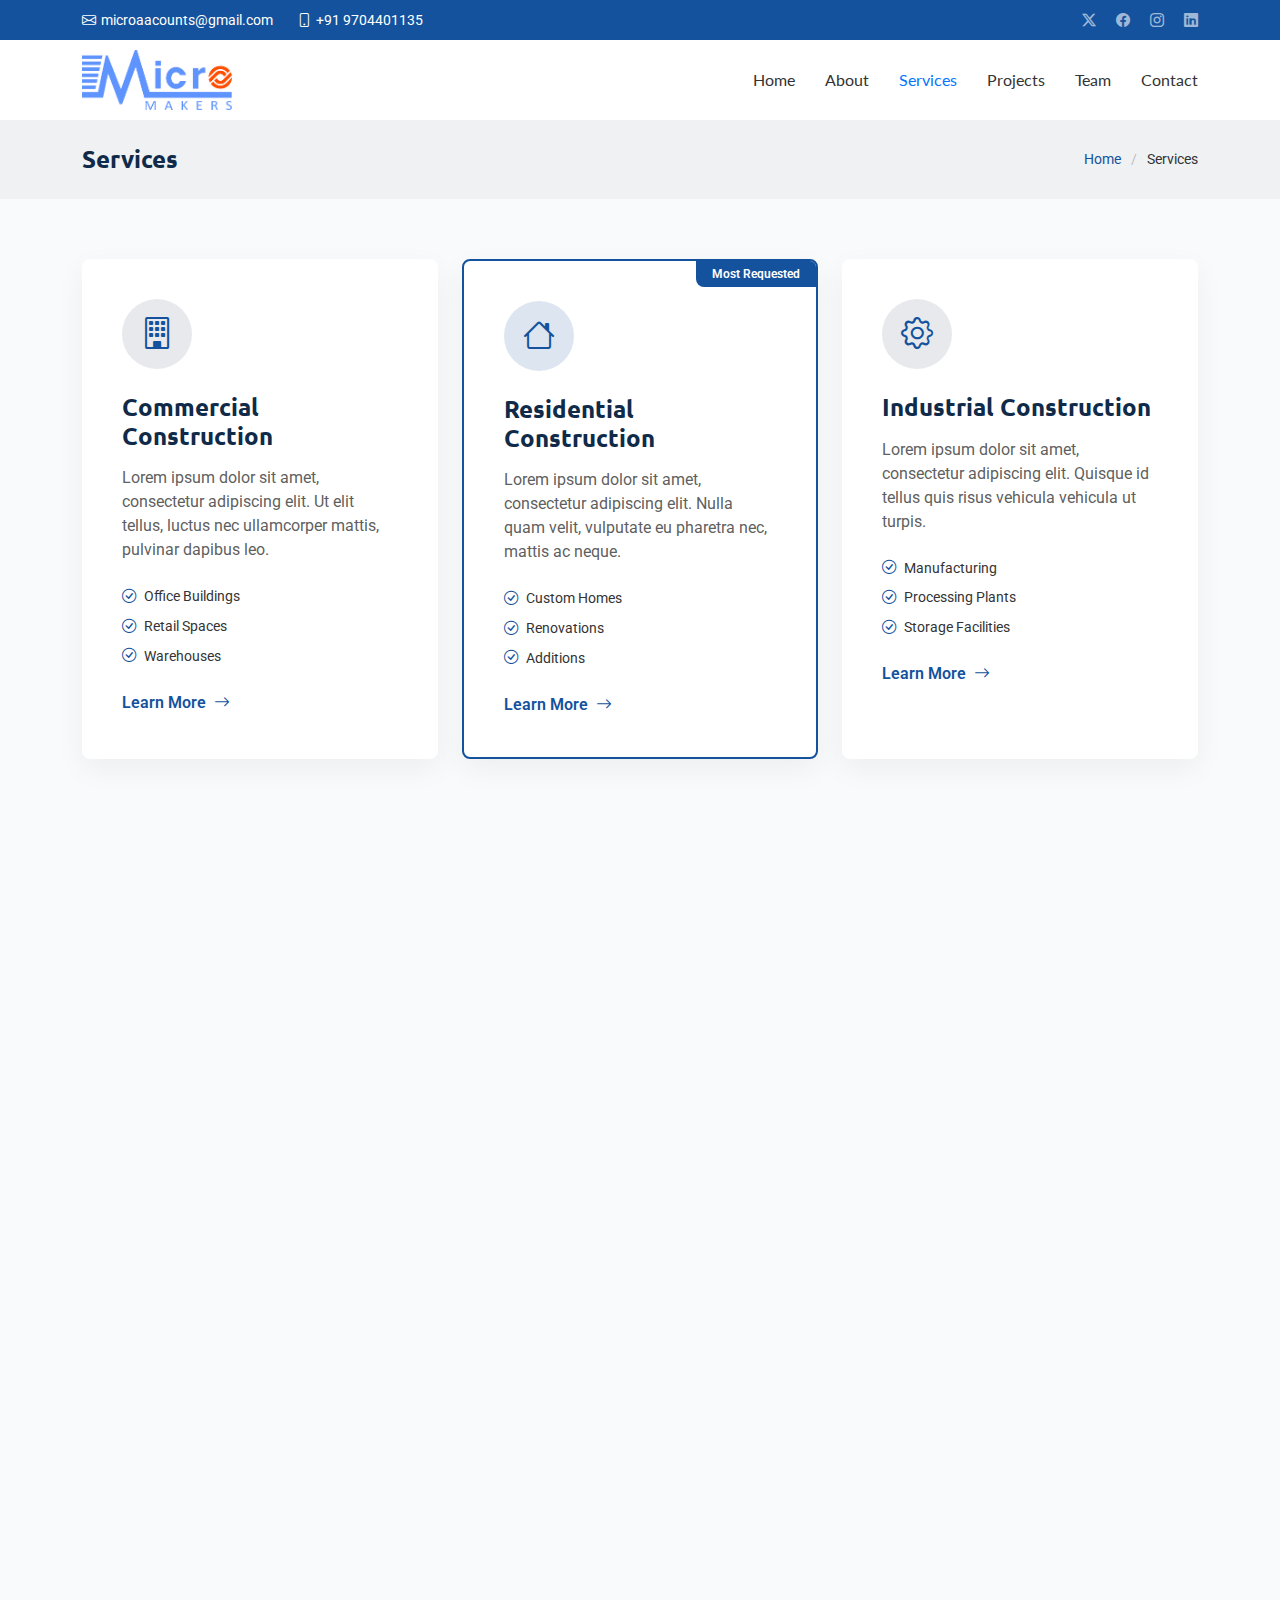
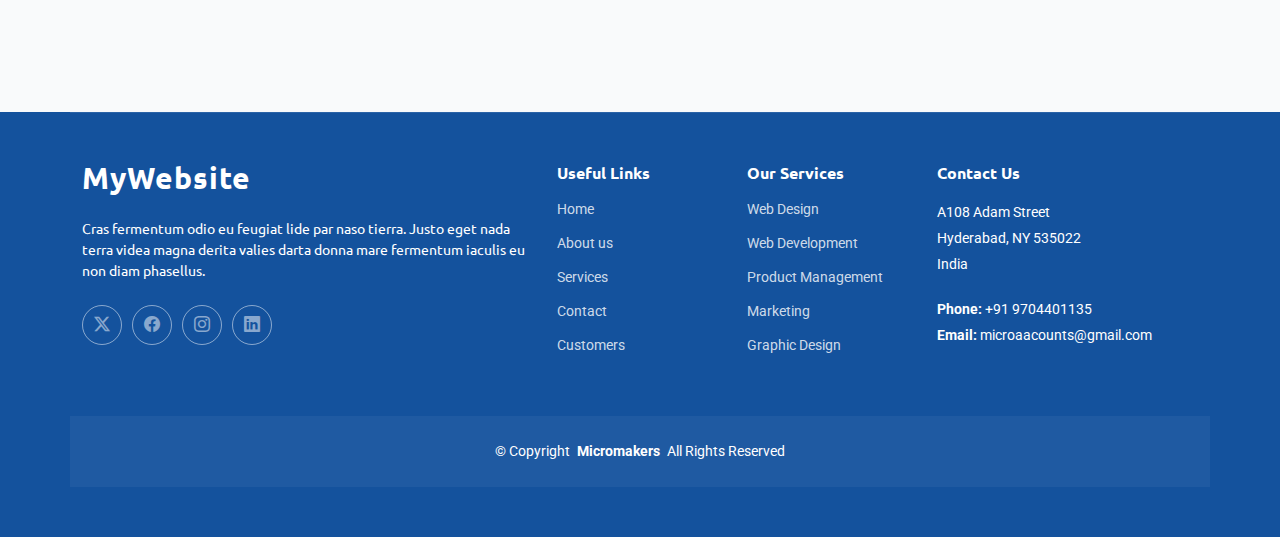
<file: services.html>
<!DOCTYPE html>
<html lang="en">

<head>
  <meta charset="utf-8">
  <meta content="width=device-width, initial-scale=1.0" name="viewport">
  <title>Micro Makers</title>
  <meta name="description" content="">
  <meta name="keywords" content="">

  <!-- Favicons -->
  <link href="assets/img/micro/logo1.png" rel="icon">
  <link href="assets/img/micro/logo1.png" rel="apple-touch-icon">

  <!-- Fonts -->
  <link href="https://fonts.googleapis.com" rel="preconnect">
  <link href="https://fonts.gstatic.com" rel="preconnect" crossorigin>
  <link href="https://fonts.googleapis.com/css2?family=Roboto:ital,wght@0,100;0,300;0,400;0,500;0,700;0,900;1,100;1,300;1,400;1,500;1,700;1,900&family=Lato:ital,wght@0,100;0,300;0,400;0,700;0,900;1,100;1,300;1,400;1,700;1,900&family=Ubuntu:ital,wght@0,300;0,400;0,500;0,700;1,300;1,400;1,500;1,700&display=swap" rel="stylesheet">

  <!-- Vendor CSS Files -->
  <link href="assets/vendor/bootstrap/css/bootstrap.min.css" rel="stylesheet">
  <link href="assets/vendor/bootstrap-icons/bootstrap-icons.css" rel="stylesheet">
  <link href="assets/vendor/aos/aos.css" rel="stylesheet">
  <link href="assets/vendor/swiper/swiper-bundle.min.css" rel="stylesheet">
  <link href="assets/vendor/glightbox/css/glightbox.min.css" rel="stylesheet">

  <!-- Main CSS File -->
  <link href="assets/css/main.css" rel="stylesheet">

  <link href="assets/css/style.css" rel="stylesheet">
</head>

<body class="services-page">

  <header id="header" class="header sticky-top">

    <div class="topbar d-flex align-items-center dark-background">
      <div class="container d-flex justify-content-center justify-content-md-between">
         <div class="contact-info d-flex align-items-center">
          <i class="bi bi-envelope d-flex align-items-center"><a href="mailto:microaacounts@gmail.com">microaacounts@gmail.com</a></i>
          <i class="bi bi-phone d-flex align-items-center ms-4"><span>+91 9704401135</span></i>
        </div>
        <div class="social-links d-none d-md-flex align-items-center">
          <a href="#" class="twitter"><i class="bi bi-twitter-x"></i></a>
          <a href="#" class="facebook"><i class="bi bi-facebook"></i></a>
          <a href="#" class="instagram"><i class="bi bi-instagram"></i></a>
          <a href="#" class="linkedin"><i class="bi bi-linkedin"></i></a>
        </div>
      </div>
    </div><!-- End Top Bar -->

    <div class="branding d-flex align-items-cente">

      <div class="container position-relative d-flex align-items-center justify-content-between">
        <a href="index.html" class="logo d-flex align-items-center">
          <!-- Uncomment the line below if you also wish to use an image logo -->
          <!-- <img src="assets/img/logo.webp" alt=""> -->
         <img src="assets/img/micro/logo1.jpg" alt="">
        </a>

        <nav id="navmenu" class="navmenu">
          <ul>
            <li><a href="index.html">Home</a></li>
            <li><a href="about.html">About</a></li>
            <li><a href="services.html" class="active">Services</a></li>
            <li><a href="projects.html">Projects</a></li>
            <li><a href="team.html">Team</a></li>
            <li><a href="contact.html">Contact</a></li>
          </ul>
          <i class="mobile-nav-toggle d-xl-none bi bi-list"></i>
        </nav>

      </div>

    </div>

  </header>

  <main class="main">

    <!-- Page Title -->
    <div class="page-title light-background">
      <div class="container d-lg-flex justify-content-between align-items-center">
        <h1 class="mb-2 mb-lg-0">Services</h1>
        <nav class="breadcrumbs">
          <ol>
            <li><a href="index.html">Home</a></li>
            <li class="current">Services</li>
          </ol>
        </nav>
      </div>
    </div><!-- End Page Title -->

    <!-- Services Section -->
    <section id="services" class="services section">

      <div class="container" data-aos="fade-up" data-aos-delay="100">

        <div class="row gy-4">
          <div class="col-lg-4" data-aos="fade-up" data-aos-delay="200">
            <div class="service-card">
              <div class="service-icon">
                <i class="bi bi-building"></i>
              </div>
              <h3>Commercial Construction</h3>
              <p>Lorem ipsum dolor sit amet, consectetur adipiscing elit. Ut elit tellus, luctus nec ullamcorper mattis, pulvinar dapibus leo.</p>
              <div class="service-features">
                <span><i class="bi bi-check-circle"></i> Office Buildings</span>
                <span><i class="bi bi-check-circle"></i> Retail Spaces</span>
                <span><i class="bi bi-check-circle"></i> Warehouses</span>
              </div>
              <a href="#" class="service-link">Learn More <i class="bi bi-arrow-right"></i></a>
            </div>
          </div><!-- End Service Item -->

          <div class="col-lg-4" data-aos="fade-up" data-aos-delay="300">
            <div class="service-card featured">
              <div class="service-badge">Most Requested</div>
              <div class="service-icon">
                <i class="bi bi-house"></i>
              </div>
              <h3>Residential Construction</h3>
              <p>Lorem ipsum dolor sit amet, consectetur adipiscing elit. Nulla quam velit, vulputate eu pharetra nec, mattis ac neque.</p>
              <div class="service-features">
                <span><i class="bi bi-check-circle"></i> Custom Homes</span>
                <span><i class="bi bi-check-circle"></i> Renovations</span>
                <span><i class="bi bi-check-circle"></i> Additions</span>
              </div>
              <a href="#" class="service-link">Learn More <i class="bi bi-arrow-right"></i></a>
            </div>
          </div><!-- End Service Item -->

          <div class="col-lg-4" data-aos="fade-up" data-aos-delay="400">
            <div class="service-card">
              <div class="service-icon">
                <i class="bi bi-gear"></i>
              </div>
              <h3>Industrial Construction</h3>
              <p>Lorem ipsum dolor sit amet, consectetur adipiscing elit. Quisque id tellus quis risus vehicula vehicula ut turpis.</p>
              <div class="service-features">
                <span><i class="bi bi-check-circle"></i> Manufacturing</span>
                <span><i class="bi bi-check-circle"></i> Processing Plants</span>
                <span><i class="bi bi-check-circle"></i> Storage Facilities</span>
              </div>
              <a href="#" class="service-link">Learn More <i class="bi bi-arrow-right"></i></a>
            </div>
          </div><!-- End Service Item -->
        </div>

        <div class="row mt-5">
          <div class="col-lg-6" data-aos="fade-up" data-aos-delay="100">
            <div class="service-image-block">
              <img src="assets/img/micro/2.jfif" alt="Construction Services" class="img-fluid">
            </div>
          </div>

          <div class="col-lg-6" data-aos="fade-up" data-aos-delay="200">
            <div class="service-list-block">
              <h3>Additional Services</h3>
              <p>Lorem ipsum dolor sit amet, consectetur adipiscing elit. Duis aute irure dolor in reprehenderit in voluptate velit esse cillum dolore eu fugiat.</p>

              <div class="service-list">
                <div class="service-list-item" data-aos="fade-up" data-aos-delay="100">
                  <div class="service-list-icon">
                    <i class="bi bi-rulers"></i>
                  </div>
                  <div class="service-list-content">
                    <h4>Architectural Design</h4>
                    <p>Lorem ipsum dolor sit amet, consectetur adipiscing elit. Morbi vitae imperdiet neque.</p>
                  </div>
                </div><!-- End Service List Item -->

                <div class="service-list-item" data-aos="fade-up" data-aos-delay="200">
                  <div class="service-list-icon">
                    <i class="bi bi-calendar-check"></i>
                  </div>
                  <div class="service-list-content">
                    <h4>Project Management</h4>
                    <p>Lorem ipsum dolor sit amet, consectetur adipiscing elit. Integer lacinia dui lectus.</p>
                  </div>
                </div><!-- End Service List Item -->

                <div class="service-list-item" data-aos="fade-up" data-aos-delay="300">
                  <div class="service-list-icon">
                    <i class="bi bi-tools"></i>
                  </div>
                  <div class="service-list-content">
                    <h4>Renovation &amp; Remodeling</h4>
                    <p>Lorem ipsum dolor sit amet, consectetur adipiscing elit. Curabitur in nulla ut magna.</p>
                  </div>
                </div><!-- End Service List Item -->
              </div>
            </div>
          </div>
        </div>

        <div class="cta-container text-center mt-5" data-aos="fade-up" data-aos-delay="300">
          <h3>Ready to Start Your Construction Project?</h3>
          <p>Lorem ipsum dolor sit amet, consectetur adipiscing elit. Nulla facilisi.</p>
          <a href="#" class="btn btn-cta">Request a Free Quote</a>
        </div>

      </div>

    </section><!-- /Services Section -->

  </main>

  <footer id="footer" class="footer dark-background">

   <div class="container footer-top">
      <div class="row gy-4">
        <div class="col-lg-5 col-md-12 footer-about">
          <a href="index.html" class="logo d-flex align-items-center">
            <span class="sitename">MyWebsite</span>
          </a>
          <p>Cras fermentum odio eu feugiat lide par naso tierra. Justo eget nada terra videa magna derita valies darta donna mare fermentum iaculis eu non diam phasellus.</p>
          <div class="social-links d-flex mt-4">
            <a href=""><i class="bi bi-twitter-x"></i></a>
            <a href=""><i class="bi bi-facebook"></i></a>
            <a href=""><i class="bi bi-instagram"></i></a>
            <a href=""><i class="bi bi-linkedin"></i></a>
          </div>
        </div>

        <div class="col-lg-2 col-6 footer-links">
          <h4>Useful Links</h4>
          <ul>
            <li><a href="#">Home</a></li>
            <li><a href="#">About us</a></li>
            <li><a href="#">Services</a></li>
            <li><a href="#">Contact</a></li>
            <li><a href="#">Customers</a></li>
          </ul>
        </div>

        <div class="col-lg-2 col-6 footer-links">
          <h4>Our Services</h4>
          <ul>
            <li><a href="#">Web Design</a></li>
            <li><a href="#">Web Development</a></li>
            <li><a href="#">Product Management</a></li>
            <li><a href="#">Marketing</a></li>
            <li><a href="#">Graphic Design</a></li>
          </ul>
        </div>

        <div class="col-lg-3 col-md-12 footer-contact text-center text-md-start">
          <h4>Contact Us</h4>
          <p>A108 Adam Street</p>
          <p>Hyderabad, NY 535022</p>
          <p>India</p>
          <p class="mt-4"><strong>Phone:</strong> <span>+91 9704401135</span></p>
          <p><strong>Email:</strong> <span>microaacounts@gmail.com</span></p>
        </div>

      </div>
    </div>

    <div class="container copyright text-center mt-4">
      <p>© <span>Copyright</span> <strong class="px-1 sitename">Micromakers</strong> <span>All Rights Reserved</span>
      </p>
    </div>

  </footer>

  <!-- Scroll Top -->
  <a href="#" id="scroll-top" class="scroll-top d-flex align-items-center justify-content-center"><i class="bi bi-arrow-up-short"></i></a>

  <!-- Preloader -->
  <div id="preloader"></div>

  <!-- Vendor JS Files -->
  <script src="assets/vendor/bootstrap/js/bootstrap.bundle.min.js"></script>
  <script src="assets/vendor/php-email-form/validate.js"></script>
  <script src="assets/vendor/aos/aos.js"></script>
  <script src="assets/vendor/swiper/swiper-bundle.min.js"></script>
  <script src="assets/vendor/glightbox/js/glightbox.min.js"></script>

  <!-- Main JS File -->
  <script src="assets/js/main.js"></script>

</body>

</html>
</file>
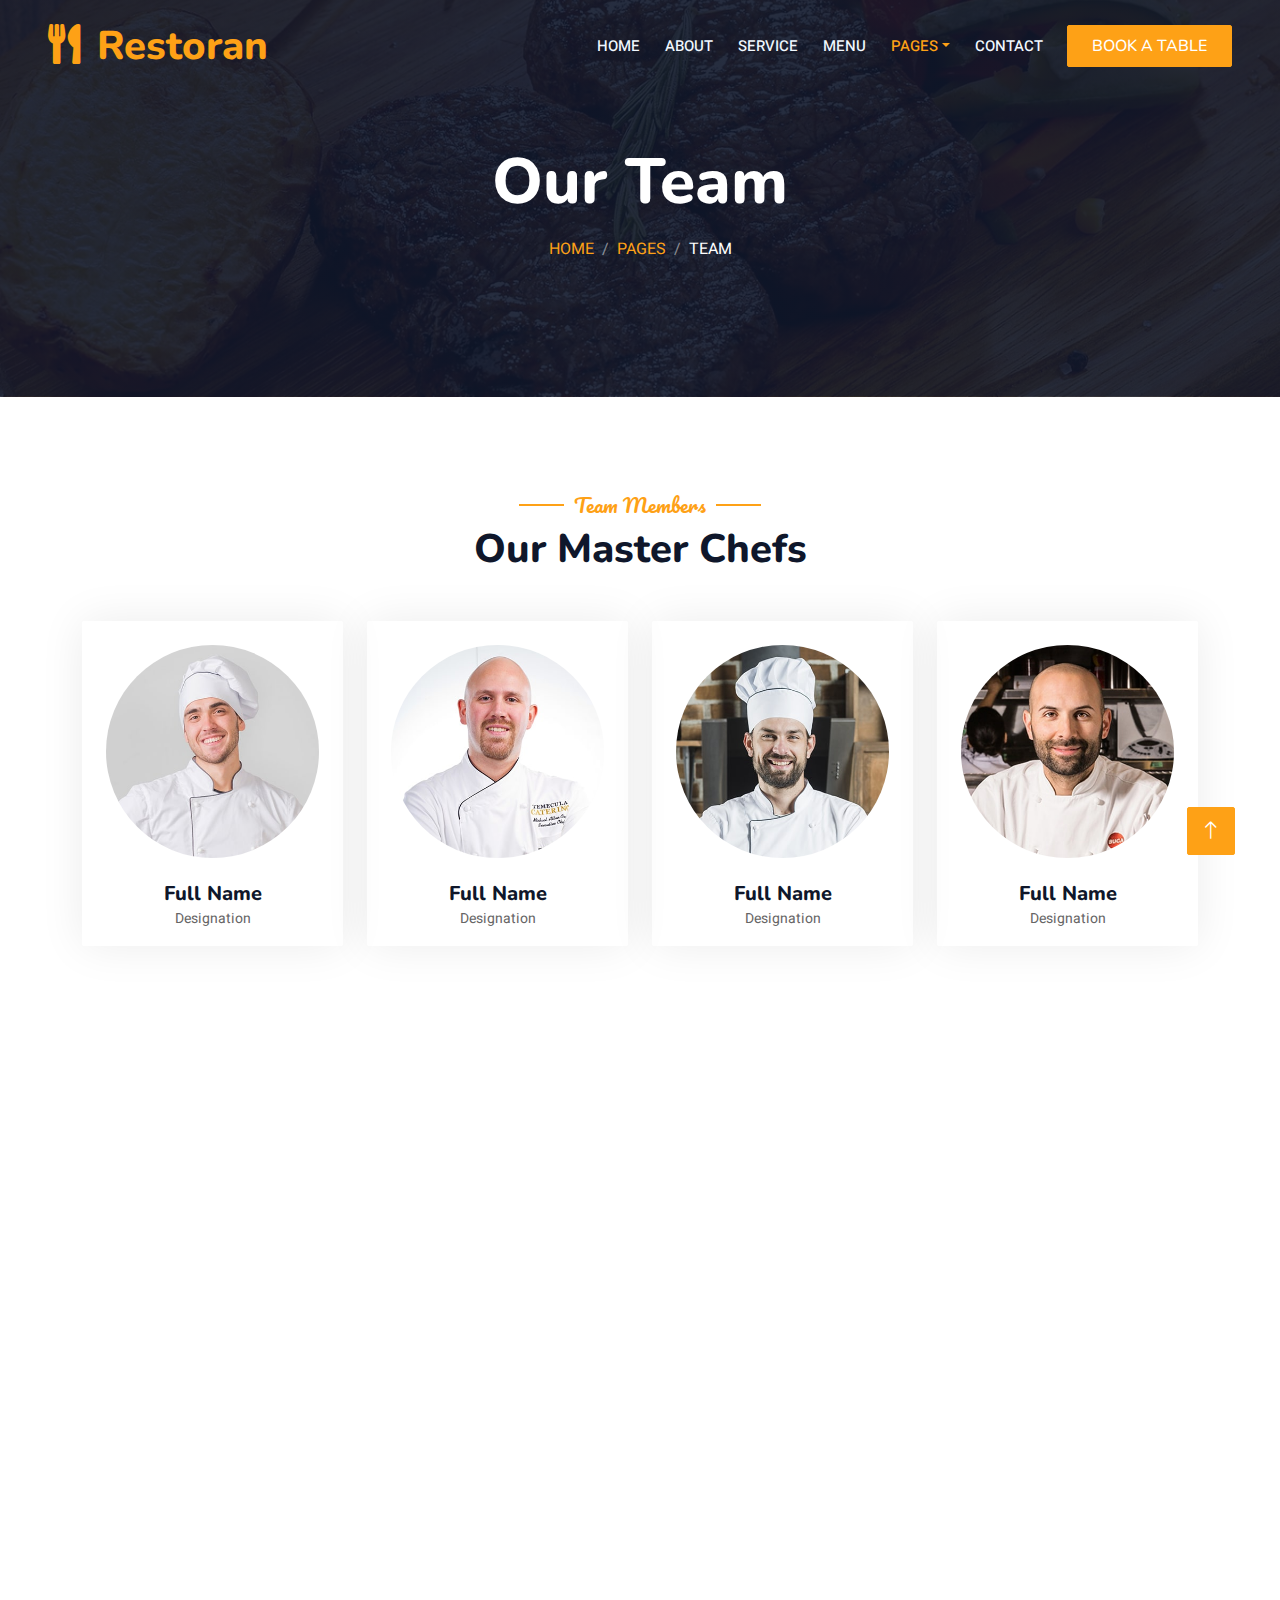
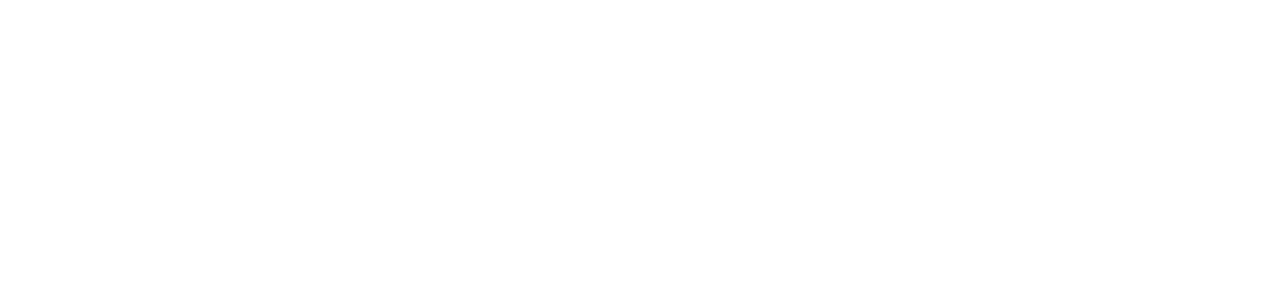
<file: team.html>
<!DOCTYPE html>
<html lang="en">

<head>
    <meta charset="utf-8">
    <title>Restoran - Bootstrap Restaurant Template</title>
    <meta content="width=device-width, initial-scale=1.0" name="viewport">
    <meta content="" name="keywords">
    <meta content="" name="description">

    <!-- Favicon -->
    <link href="img/favicon.ico" rel="icon">

    <!-- Google Web Fonts -->
    <link rel="preconnect" href="https://fonts.googleapis.com">
    <link rel="preconnect" href="https://fonts.gstatic.com" crossorigin>
    <link href="https://fonts.googleapis.com/css2?family=Heebo:wght@400;500;600&family=Nunito:wght@600;700;800&family=Pacifico&display=swap" rel="stylesheet">

    <!-- Icon Font Stylesheet -->
    <link href="https://cdnjs.cloudflare.com/ajax/libs/font-awesome/5.10.0/css/all.min.css" rel="stylesheet">
    <link href="https://cdn.jsdelivr.net/npm/bootstrap-icons@1.4.1/font/bootstrap-icons.css" rel="stylesheet">

    <!-- Libraries Stylesheet -->
    <link href="lib/animate/animate.min.css" rel="stylesheet">
    <link href="lib/owlcarousel/assets/owl.carousel.min.css" rel="stylesheet">
    <link href="lib/tempusdominus/css/tempusdominus-bootstrap-4.min.css" rel="stylesheet" />

    <!-- Customized Bootstrap Stylesheet -->
    <link href="css/bootstrap.min.css" rel="stylesheet">

    <!-- Template Stylesheet -->
    <link href="css/style.css" rel="stylesheet">
</head>

<body>
    <div class="container-xxl bg-white p-0">
        <!-- Spinner Start -->
        <div id="spinner" class="show bg-white position-fixed translate-middle w-100 vh-100 top-50 start-50 d-flex align-items-center justify-content-center">
            <div class="spinner-border text-primary" style="width: 3rem; height: 3rem;" role="status">
                <span class="sr-only">Loading...</span>
            </div>
        </div>
        <!-- Spinner End -->


        <!-- Navbar & Hero Start -->
        <div class="container-xxl position-relative p-0">
            <nav class="navbar navbar-expand-lg navbar-dark bg-dark px-4 px-lg-5 py-3 py-lg-0">
                <a href="" class="navbar-brand p-0">
                    <h1 class="text-primary m-0"><i class="fa fa-utensils me-3"></i>Restoran</h1>
                    <!-- <img src="img/logo.png" alt="Logo"> -->
                </a>
                <button class="navbar-toggler" type="button" data-bs-toggle="collapse" data-bs-target="#navbarCollapse">
                    <span class="fa fa-bars"></span>
                </button>
                <div class="collapse navbar-collapse" id="navbarCollapse">
                    <div class="navbar-nav ms-auto py-0 pe-4">
                        <a href="index.html" class="nav-item nav-link">Home</a>
                        <a href="about.html" class="nav-item nav-link">About</a>
                        <a href="service.html" class="nav-item nav-link">Service</a>
                        <a href="menu.html" class="nav-item nav-link">Menu</a>
                        <div class="nav-item dropdown">
                            <a href="#" class="nav-link dropdown-toggle active" data-bs-toggle="dropdown">Pages</a>
                            <div class="dropdown-menu m-0">
                                <a href="booking.html" class="dropdown-item">Booking</a>
                                <a href="team.html" class="dropdown-item active">Our Team</a>
                                <a href="testimonial.html" class="dropdown-item">Testimonial</a>
                            </div>
                        </div>
                        <a href="contact.html" class="nav-item nav-link">Contact</a>
                    </div>
                    <a href="" class="btn btn-primary py-2 px-4">Book A Table</a>
                </div>
            </nav>

            <div class="container-xxl py-5 bg-dark hero-header mb-5">
                <div class="container text-center my-5 pt-5 pb-4">
                    <h1 class="display-3 text-white mb-3 animated slideInDown">Our Team</h1>
                    <nav aria-label="breadcrumb">
                        <ol class="breadcrumb justify-content-center text-uppercase">
                            <li class="breadcrumb-item"><a href="#">Home</a></li>
                            <li class="breadcrumb-item"><a href="#">Pages</a></li>
                            <li class="breadcrumb-item text-white active" aria-current="page">Team</li>
                        </ol>
                    </nav>
                </div>
            </div>
        </div>
        <!-- Navbar & Hero End -->


        <!-- Team Start -->
        <div class="container-xxl pt-5 pb-3">
            <div class="container">
                <div class="text-center wow fadeInUp" data-wow-delay="0.1s">
                    <h5 class="section-title ff-secondary text-center text-primary fw-normal">Team Members</h5>
                    <h1 class="mb-5">Our Master Chefs</h1>
                </div>
                <div class="row g-4">
                    <div class="col-lg-3 col-md-6 wow fadeInUp" data-wow-delay="0.1s">
                        <div class="team-item text-center rounded overflow-hidden">
                            <div class="rounded-circle overflow-hidden m-4">
                                <img class="img-fluid" src="img/team-1.jpg" alt="">
                            </div>
                            <h5 class="mb-0">Full Name</h5>
                            <small>Designation</small>
                            <div class="d-flex justify-content-center mt-3">
                                <a class="btn btn-square btn-primary mx-1" href=""><i class="fab fa-facebook-f"></i></a>
                                <a class="btn btn-square btn-primary mx-1" href=""><i class="fab fa-twitter"></i></a>
                                <a class="btn btn-square btn-primary mx-1" href=""><i class="fab fa-instagram"></i></a>
                            </div>
                        </div>
                    </div>
                    <div class="col-lg-3 col-md-6 wow fadeInUp" data-wow-delay="0.3s">
                        <div class="team-item text-center rounded overflow-hidden">
                            <div class="rounded-circle overflow-hidden m-4">
                                <img class="img-fluid" src="img/team-2.jpg" alt="">
                            </div>
                            <h5 class="mb-0">Full Name</h5>
                            <small>Designation</small>
                            <div class="d-flex justify-content-center mt-3">
                                <a class="btn btn-square btn-primary mx-1" href=""><i class="fab fa-facebook-f"></i></a>
                                <a class="btn btn-square btn-primary mx-1" href=""><i class="fab fa-twitter"></i></a>
                                <a class="btn btn-square btn-primary mx-1" href=""><i class="fab fa-instagram"></i></a>
                            </div>
                        </div>
                    </div>
                    <div class="col-lg-3 col-md-6 wow fadeInUp" data-wow-delay="0.5s">
                        <div class="team-item text-center rounded overflow-hidden">
                            <div class="rounded-circle overflow-hidden m-4">
                                <img class="img-fluid" src="img/team-3.jpg" alt="">
                            </div>
                            <h5 class="mb-0">Full Name</h5>
                            <small>Designation</small>
                            <div class="d-flex justify-content-center mt-3">
                                <a class="btn btn-square btn-primary mx-1" href=""><i class="fab fa-facebook-f"></i></a>
                                <a class="btn btn-square btn-primary mx-1" href=""><i class="fab fa-twitter"></i></a>
                                <a class="btn btn-square btn-primary mx-1" href=""><i class="fab fa-instagram"></i></a>
                            </div>
                        </div>
                    </div>
                    <div class="col-lg-3 col-md-6 wow fadeInUp" data-wow-delay="0.7s">
                        <div class="team-item text-center rounded overflow-hidden">
                            <div class="rounded-circle overflow-hidden m-4">
                                <img class="img-fluid" src="img/team-4.jpg" alt="">
                            </div>
                            <h5 class="mb-0">Full Name</h5>
                            <small>Designation</small>
                            <div class="d-flex justify-content-center mt-3">
                                <a class="btn btn-square btn-primary mx-1" href=""><i class="fab fa-facebook-f"></i></a>
                                <a class="btn btn-square btn-primary mx-1" href=""><i class="fab fa-twitter"></i></a>
                                <a class="btn btn-square btn-primary mx-1" href=""><i class="fab fa-instagram"></i></a>
                            </div>
                        </div>
                    </div>
                    <div class="col-lg-3 col-md-6 wow fadeInUp" data-wow-delay="0.1s">
                        <div class="team-item text-center rounded overflow-hidden">
                            <div class="rounded-circle overflow-hidden m-4">
                                <img class="img-fluid" src="img/team-2.jpg" alt="">
                            </div>
                            <h5 class="mb-0">Full Name</h5>
                            <small>Designation</small>
                            <div class="d-flex justify-content-center mt-3">
                                <a class="btn btn-square btn-primary mx-1" href=""><i class="fab fa-facebook-f"></i></a>
                                <a class="btn btn-square btn-primary mx-1" href=""><i class="fab fa-twitter"></i></a>
                                <a class="btn btn-square btn-primary mx-1" href=""><i class="fab fa-instagram"></i></a>
                            </div>
                        </div>
                    </div>
                    <div class="col-lg-3 col-md-6 wow fadeInUp" data-wow-delay="0.3s">
                        <div class="team-item text-center rounded overflow-hidden">
                            <div class="rounded-circle overflow-hidden m-4">
                                <img class="img-fluid" src="img/team-3.jpg" alt="">
                            </div>
                            <h5 class="mb-0">Full Name</h5>
                            <small>Designation</small>
                            <div class="d-flex justify-content-center mt-3">
                                <a class="btn btn-square btn-primary mx-1" href=""><i class="fab fa-facebook-f"></i></a>
                                <a class="btn btn-square btn-primary mx-1" href=""><i class="fab fa-twitter"></i></a>
                                <a class="btn btn-square btn-primary mx-1" href=""><i class="fab fa-instagram"></i></a>
                            </div>
                        </div>
                    </div>
                    <div class="col-lg-3 col-md-6 wow fadeInUp" data-wow-delay="0.5s">
                        <div class="team-item text-center rounded overflow-hidden">
                            <div class="rounded-circle overflow-hidden m-4">
                                <img class="img-fluid" src="img/team-4.jpg" alt="">
                            </div>
                            <h5 class="mb-0">Full Name</h5>
                            <small>Designation</small>
                            <div class="d-flex justify-content-center mt-3">
                                <a class="btn btn-square btn-primary mx-1" href=""><i class="fab fa-facebook-f"></i></a>
                                <a class="btn btn-square btn-primary mx-1" href=""><i class="fab fa-twitter"></i></a>
                                <a class="btn btn-square btn-primary mx-1" href=""><i class="fab fa-instagram"></i></a>
                            </div>
                        </div>
                    </div>
                    <div class="col-lg-3 col-md-6 wow fadeInUp" data-wow-delay="0.7s">
                        <div class="team-item text-center rounded overflow-hidden">
                            <div class="rounded-circle overflow-hidden m-4">
                                <img class="img-fluid" src="img/team-1.jpg" alt="">
                            </div>
                            <h5 class="mb-0">Full Name</h5>
                            <small>Designation</small>
                            <div class="d-flex justify-content-center mt-3">
                                <a class="btn btn-square btn-primary mx-1" href=""><i class="fab fa-facebook-f"></i></a>
                                <a class="btn btn-square btn-primary mx-1" href=""><i class="fab fa-twitter"></i></a>
                                <a class="btn btn-square btn-primary mx-1" href=""><i class="fab fa-instagram"></i></a>
                            </div>
                        </div>
                    </div>
                </div>
            </div>
        </div>
        <!-- Team End -->
        

        <!-- Footer Start -->
        <div class="container-fluid bg-dark text-light footer pt-5 mt-5 wow fadeIn" data-wow-delay="0.1s">
            <div class="container py-5">
                <div class="row g-5">
                    <div class="col-lg-3 col-md-6">
                        <h4 class="section-title ff-secondary text-start text-primary fw-normal mb-4">Company</h4>
                        <a class="btn btn-link" href="">About Us</a>
                        <a class="btn btn-link" href="">Contact Us</a>
                        <a class="btn btn-link" href="">Reservation</a>
                        <a class="btn btn-link" href="">Privacy Policy</a>
                        <a class="btn btn-link" href="">Terms & Condition</a>
                    </div>
                    <div class="col-lg-3 col-md-6">
                        <h4 class="section-title ff-secondary text-start text-primary fw-normal mb-4">Contact</h4>
                        <p class="mb-2"><i class="fa fa-map-marker-alt me-3"></i>123 Street, New York, USA</p>
                        <p class="mb-2"><i class="fa fa-phone-alt me-3"></i>+012 345 67890</p>
                        <p class="mb-2"><i class="fa fa-envelope me-3"></i>info@example.com</p>
                        <div class="d-flex pt-2">
                            <a class="btn btn-outline-light btn-social" href=""><i class="fab fa-twitter"></i></a>
                            <a class="btn btn-outline-light btn-social" href=""><i class="fab fa-facebook-f"></i></a>
                            <a class="btn btn-outline-light btn-social" href=""><i class="fab fa-youtube"></i></a>
                            <a class="btn btn-outline-light btn-social" href=""><i class="fab fa-linkedin-in"></i></a>
                        </div>
                    </div>
                    <div class="col-lg-3 col-md-6">
                        <h4 class="section-title ff-secondary text-start text-primary fw-normal mb-4">Opening</h4>
                        <h5 class="text-light fw-normal">Monday - Saturday</h5>
                        <p>09AM - 09PM</p>
                        <h5 class="text-light fw-normal">Sunday</h5>
                        <p>10AM - 08PM</p>
                    </div>
                    <div class="col-lg-3 col-md-6">
                        <h4 class="section-title ff-secondary text-start text-primary fw-normal mb-4">Newsletter</h4>
                        <p>Dolor amet sit justo amet elitr clita ipsum elitr est.</p>
                        <div class="position-relative mx-auto" style="max-width: 400px;">
                            <input class="form-control border-primary w-100 py-3 ps-4 pe-5" type="text" placeholder="Your email">
                            <button type="button" class="btn btn-primary py-2 position-absolute top-0 end-0 mt-2 me-2">SignUp</button>
                        </div>
                    </div>
                </div>
            </div>
            <div class="container">
                <div class="copyright">
                    <div class="row">
                        <div class="col-md-6 text-center text-md-start mb-3 mb-md-0">
                            &copy; <a class="border-bottom" href="#">Your Site Name</a>, All Right Reserved. 
							
							<!--/*** This template is free as long as you keep the footer author’s credit link/attribution link/backlink. If you'd like to use the template without the footer author’s credit link/attribution link/backlink, you can purchase the Credit Removal License from "https://htmlcodex.com/credit-removal". Thank you for your support. ***/-->
							Designed By <a class="border-bottom" href="https://htmlcodex.com">HTML Codex</a><br><br>
                            Distributed By <a class="border-bottom" href="https://themewagon.com" target="_blank">ThemeWagon</a>
                        </div>
                        <div class="col-md-6 text-center text-md-end">
                            <div class="footer-menu">
                                <a href="">Home</a>
                                <a href="">Cookies</a>
                                <a href="">Help</a>
                                <a href="">FQAs</a>
                            </div>
                        </div>
                    </div>
                </div>
            </div>
        </div>
        <!-- Footer End -->


        <!-- Back to Top -->
        <a href="#" class="btn btn-lg btn-primary btn-lg-square back-to-top"><i class="bi bi-arrow-up"></i></a>
    </div>

    <!-- JavaScript Libraries -->
    <script src="https://code.jquery.com/jquery-3.4.1.min.js"></script>
    <script src="https://cdn.jsdelivr.net/npm/bootstrap@5.0.0/dist/js/bootstrap.bundle.min.js"></script>
    <script src="lib/wow/wow.min.js"></script>
    <script src="lib/easing/easing.min.js"></script>
    <script src="lib/waypoints/waypoints.min.js"></script>
    <script src="lib/counterup/counterup.min.js"></script>
    <script src="lib/owlcarousel/owl.carousel.min.js"></script>
    <script src="lib/tempusdominus/js/moment.min.js"></script>
    <script src="lib/tempusdominus/js/moment-timezone.min.js"></script>
    <script src="lib/tempusdominus/js/tempusdominus-bootstrap-4.min.js"></script>

    <!-- Template Javascript -->
    <script src="js/main.js"></script>
</body>

</html>
</file>
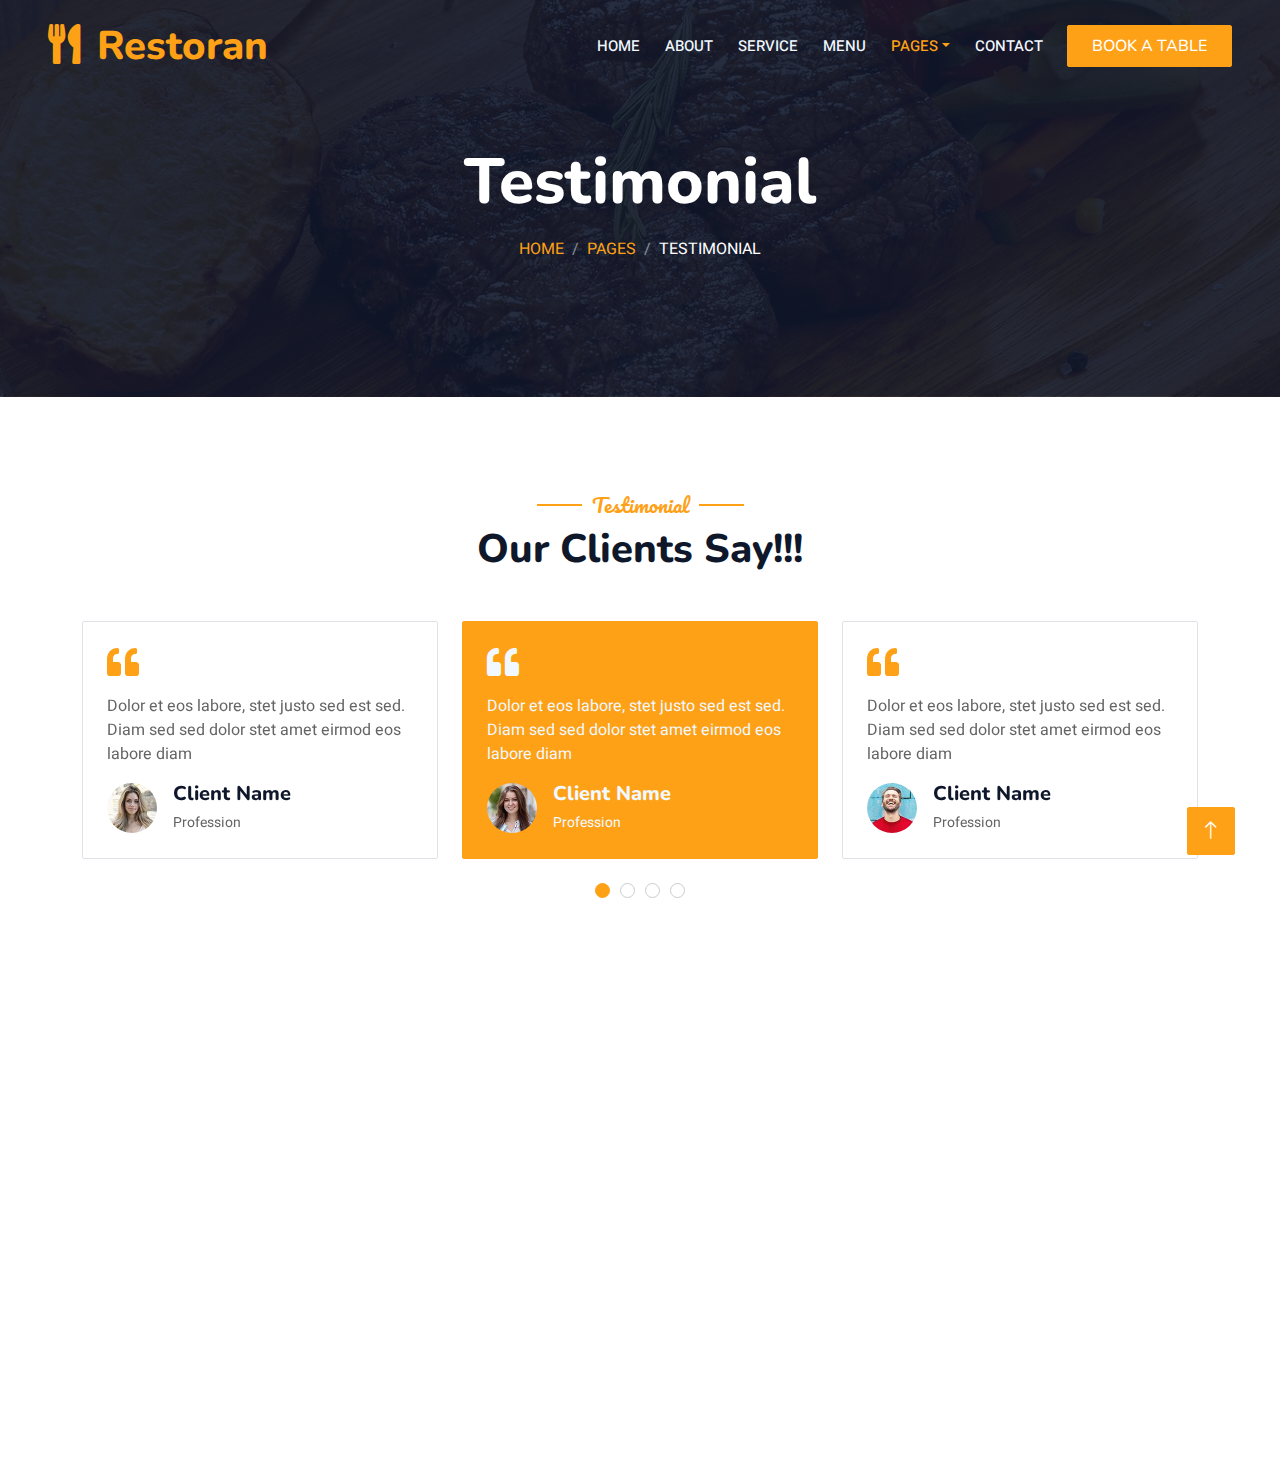
<file: testimonial.html>
<!DOCTYPE html>
<html lang="en">

<head>
    <meta charset="utf-8">
    <title>Restoran - Bootstrap Restaurant Template</title>
    <meta content="width=device-width, initial-scale=1.0" name="viewport">
    <meta content="" name="keywords">
    <meta content="" name="description">

    <!-- Favicon -->
    <link href="img/favicon.ico" rel="icon">

    <!-- Google Web Fonts -->
    <link rel="preconnect" href="https://fonts.googleapis.com">
    <link rel="preconnect" href="https://fonts.gstatic.com" crossorigin>
    <link href="https://fonts.googleapis.com/css2?family=Heebo:wght@400;500;600&family=Nunito:wght@600;700;800&family=Pacifico&display=swap" rel="stylesheet">

    <!-- Icon Font Stylesheet -->
    <link href="https://cdnjs.cloudflare.com/ajax/libs/font-awesome/5.10.0/css/all.min.css" rel="stylesheet">
    <link href="https://cdn.jsdelivr.net/npm/bootstrap-icons@1.4.1/font/bootstrap-icons.css" rel="stylesheet">

    <!-- Libraries Stylesheet -->
    <link href="lib/animate/animate.min.css" rel="stylesheet">
    <link href="lib/owlcarousel/assets/owl.carousel.min.css" rel="stylesheet">
    <link href="lib/tempusdominus/css/tempusdominus-bootstrap-4.min.css" rel="stylesheet" />

    <!-- Customized Bootstrap Stylesheet -->
    <link href="css/bootstrap.min.css" rel="stylesheet">

    <!-- Template Stylesheet -->
    <link href="css/style.css" rel="stylesheet">
</head>

<body>
    <div class="container-xxl bg-white p-0">
        <!-- Spinner Start -->
        <div id="spinner" class="show bg-white position-fixed translate-middle w-100 vh-100 top-50 start-50 d-flex align-items-center justify-content-center">
            <div class="spinner-border text-primary" style="width: 3rem; height: 3rem;" role="status">
                <span class="sr-only">Loading...</span>
            </div>
        </div>
        <!-- Spinner End -->


        <!-- Navbar & Hero Start -->
        <div class="container-xxl position-relative p-0">
            <nav class="navbar navbar-expand-lg navbar-dark bg-dark px-4 px-lg-5 py-3 py-lg-0">
                <a href="" class="navbar-brand p-0">
                    <h1 class="text-primary m-0"><i class="fa fa-utensils me-3"></i>Restoran</h1>
                    <!-- <img src="img/logo.png" alt="Logo"> -->
                </a>
                <button class="navbar-toggler" type="button" data-bs-toggle="collapse" data-bs-target="#navbarCollapse">
                    <span class="fa fa-bars"></span>
                </button>
                <div class="collapse navbar-collapse" id="navbarCollapse">
                    <div class="navbar-nav ms-auto py-0 pe-4">
                        <a href="index.html" class="nav-item nav-link">Home</a>
                        <a href="about.html" class="nav-item nav-link">About</a>
                        <a href="service.html" class="nav-item nav-link">Service</a>
                        <a href="menu.html" class="nav-item nav-link">Menu</a>
                        <div class="nav-item dropdown">
                            <a href="#" class="nav-link dropdown-toggle active" data-bs-toggle="dropdown">Pages</a>
                            <div class="dropdown-menu m-0">
                                <a href="booking.html" class="dropdown-item">Booking</a>
                                <a href="team.html" class="dropdown-item">Our Team</a>
                                <a href="testimonial.html" class="dropdown-item active">Testimonial</a>
                            </div>
                        </div>
                        <a href="contact.html" class="nav-item nav-link">Contact</a>
                    </div>
                    <a href="" class="btn btn-primary py-2 px-4">Book A Table</a>
                </div>
            </nav>

            <div class="container-xxl py-5 bg-dark hero-header mb-5">
                <div class="container text-center my-5 pt-5 pb-4">
                    <h1 class="display-3 text-white mb-3 animated slideInDown">Testimonial</h1>
                    <nav aria-label="breadcrumb">
                        <ol class="breadcrumb justify-content-center text-uppercase">
                            <li class="breadcrumb-item"><a href="#">Home</a></li>
                            <li class="breadcrumb-item"><a href="#">Pages</a></li>
                            <li class="breadcrumb-item text-white active" aria-current="page">Testimonial</li>
                        </ol>
                    </nav>
                </div>
            </div>
        </div>
        <!-- Navbar & Hero End -->


        <!-- Testimonial Start -->
        <div class="container-xxl py-5 wow fadeInUp" data-wow-delay="0.1s">
            <div class="container">
                <div class="text-center">
                    <h5 class="section-title ff-secondary text-center text-primary fw-normal">Testimonial</h5>
                    <h1 class="mb-5">Our Clients Say!!!</h1>
                </div>
                <div class="owl-carousel testimonial-carousel">
                    <div class="testimonial-item bg-transparent border rounded p-4">
                        <i class="fa fa-quote-left fa-2x text-primary mb-3"></i>
                        <p>Dolor et eos labore, stet justo sed est sed. Diam sed sed dolor stet amet eirmod eos labore diam</p>
                        <div class="d-flex align-items-center">
                            <img class="img-fluid flex-shrink-0 rounded-circle" src="img/testimonial-1.jpg" style="width: 50px; height: 50px;">
                            <div class="ps-3">
                                <h5 class="mb-1">Client Name</h5>
                                <small>Profession</small>
                            </div>
                        </div>
                    </div>
                    <div class="testimonial-item bg-transparent border rounded p-4">
                        <i class="fa fa-quote-left fa-2x text-primary mb-3"></i>
                        <p>Dolor et eos labore, stet justo sed est sed. Diam sed sed dolor stet amet eirmod eos labore diam</p>
                        <div class="d-flex align-items-center">
                            <img class="img-fluid flex-shrink-0 rounded-circle" src="img/testimonial-2.jpg" style="width: 50px; height: 50px;">
                            <div class="ps-3">
                                <h5 class="mb-1">Client Name</h5>
                                <small>Profession</small>
                            </div>
                        </div>
                    </div>
                    <div class="testimonial-item bg-transparent border rounded p-4">
                        <i class="fa fa-quote-left fa-2x text-primary mb-3"></i>
                        <p>Dolor et eos labore, stet justo sed est sed. Diam sed sed dolor stet amet eirmod eos labore diam</p>
                        <div class="d-flex align-items-center">
                            <img class="img-fluid flex-shrink-0 rounded-circle" src="img/testimonial-3.jpg" style="width: 50px; height: 50px;">
                            <div class="ps-3">
                                <h5 class="mb-1">Client Name</h5>
                                <small>Profession</small>
                            </div>
                        </div>
                    </div>
                    <div class="testimonial-item bg-transparent border rounded p-4">
                        <i class="fa fa-quote-left fa-2x text-primary mb-3"></i>
                        <p>Dolor et eos labore, stet justo sed est sed. Diam sed sed dolor stet amet eirmod eos labore diam</p>
                        <div class="d-flex align-items-center">
                            <img class="img-fluid flex-shrink-0 rounded-circle" src="img/testimonial-4.jpg" style="width: 50px; height: 50px;">
                            <div class="ps-3">
                                <h5 class="mb-1">Client Name</h5>
                                <small>Profession</small>
                            </div>
                        </div>
                    </div>
                </div>
            </div>
        </div>
        <!-- Testimonial End -->
        

        <!-- Footer Start -->
        <div class="container-fluid bg-dark text-light footer pt-5 mt-5 wow fadeIn" data-wow-delay="0.1s">
            <div class="container py-5">
                <div class="row g-5">
                    <div class="col-lg-3 col-md-6">
                        <h4 class="section-title ff-secondary text-start text-primary fw-normal mb-4">Company</h4>
                        <a class="btn btn-link" href="">About Us</a>
                        <a class="btn btn-link" href="">Contact Us</a>
                        <a class="btn btn-link" href="">Reservation</a>
                        <a class="btn btn-link" href="">Privacy Policy</a>
                        <a class="btn btn-link" href="">Terms & Condition</a>
                    </div>
                    <div class="col-lg-3 col-md-6">
                        <h4 class="section-title ff-secondary text-start text-primary fw-normal mb-4">Contact</h4>
                        <p class="mb-2"><i class="fa fa-map-marker-alt me-3"></i>123 Street, New York, USA</p>
                        <p class="mb-2"><i class="fa fa-phone-alt me-3"></i>+012 345 67890</p>
                        <p class="mb-2"><i class="fa fa-envelope me-3"></i>info@example.com</p>
                        <div class="d-flex pt-2">
                            <a class="btn btn-outline-light btn-social" href=""><i class="fab fa-twitter"></i></a>
                            <a class="btn btn-outline-light btn-social" href=""><i class="fab fa-facebook-f"></i></a>
                            <a class="btn btn-outline-light btn-social" href=""><i class="fab fa-youtube"></i></a>
                            <a class="btn btn-outline-light btn-social" href=""><i class="fab fa-linkedin-in"></i></a>
                        </div>
                    </div>
                    <div class="col-lg-3 col-md-6">
                        <h4 class="section-title ff-secondary text-start text-primary fw-normal mb-4">Opening</h4>
                        <h5 class="text-light fw-normal">Monday - Saturday</h5>
                        <p>09AM - 09PM</p>
                        <h5 class="text-light fw-normal">Sunday</h5>
                        <p>10AM - 08PM</p>
                    </div>
                    <div class="col-lg-3 col-md-6">
                        <h4 class="section-title ff-secondary text-start text-primary fw-normal mb-4">Newsletter</h4>
                        <p>Dolor amet sit justo amet elitr clita ipsum elitr est.</p>
                        <div class="position-relative mx-auto" style="max-width: 400px;">
                            <input class="form-control border-primary w-100 py-3 ps-4 pe-5" type="text" placeholder="Your email">
                            <button type="button" class="btn btn-primary py-2 position-absolute top-0 end-0 mt-2 me-2">SignUp</button>
                        </div>
                    </div>
                </div>
            </div>
            <div class="container">
                <div class="copyright">
                    <div class="row">
                        <div class="col-md-6 text-center text-md-start mb-3 mb-md-0">
                            &copy; <a class="border-bottom" href="#">Your Site Name</a>, All Right Reserved. 
							
							<!--/*** This template is free as long as you keep the footer author’s credit link/attribution link/backlink. If you'd like to use the template without the footer author’s credit link/attribution link/backlink, you can purchase the Credit Removal License from "https://htmlcodex.com/credit-removal". Thank you for your support. ***/-->
							Designed By <a class="border-bottom" href="https://htmlcodex.com">HTML Codex</a><br><br>
                            Distributed By <a class="border-bottom" href="https://themewagon.com" target="_blank">ThemeWagon</a>
                        </div>
                        <div class="col-md-6 text-center text-md-end">
                            <div class="footer-menu">
                                <a href="">Home</a>
                                <a href="">Cookies</a>
                                <a href="">Help</a>
                                <a href="">FQAs</a>
                            </div>
                        </div>
                    </div>
                </div>
            </div>
        </div>
        <!-- Footer End -->


        <!-- Back to Top -->
        <a href="#" class="btn btn-lg btn-primary btn-lg-square back-to-top"><i class="bi bi-arrow-up"></i></a>
    </div>

    <!-- JavaScript Libraries -->
    <script src="https://code.jquery.com/jquery-3.4.1.min.js"></script>
    <script src="https://cdn.jsdelivr.net/npm/bootstrap@5.0.0/dist/js/bootstrap.bundle.min.js"></script>
    <script src="lib/wow/wow.min.js"></script>
    <script src="lib/easing/easing.min.js"></script>
    <script src="lib/waypoints/waypoints.min.js"></script>
    <script src="lib/counterup/counterup.min.js"></script>
    <script src="lib/owlcarousel/owl.carousel.min.js"></script>
    <script src="lib/tempusdominus/js/moment.min.js"></script>
    <script src="lib/tempusdominus/js/moment-timezone.min.js"></script>
    <script src="lib/tempusdominus/js/tempusdominus-bootstrap-4.min.js"></script>

    <!-- Template Javascript -->
    <script src="js/main.js"></script>
</body>

</html>
</file>
<file: css/style.css>
/********** Template CSS **********/
:root {
    --primary: #FEA116;
    --light: #F1F8FF;
    --dark: #0F172B;
}

.ff-secondary {
    font-family: 'Pacifico', cursive;
}

.fw-medium {
    font-weight: 600 !important;
}

.fw-semi-bold {
    font-weight: 700 !important;
}

.back-to-top {
    position: fixed;
    display: none;
    right: 45px;
    bottom: 45px;
    z-index: 99;
}


/*** Spinner ***/
#spinner {
    opacity: 0;
    visibility: hidden;
    transition: opacity .5s ease-out, visibility 0s linear .5s;
    z-index: 99999;
}

#spinner.show {
    transition: opacity .5s ease-out, visibility 0s linear 0s;
    visibility: visible;
    opacity: 1;
}


/*** Button ***/
.btn {
    font-family: 'Nunito', sans-serif;
    font-weight: 500;
    text-transform: uppercase;
    transition: .5s;
}

.btn.btn-primary,
.btn.btn-secondary {
    color: #FFFFFF;
}

.btn-square {
    width: 38px;
    height: 38px;
}

.btn-sm-square {
    width: 32px;
    height: 32px;
}

.btn-lg-square {
    width: 48px;
    height: 48px;
}

.btn-square,
.btn-sm-square,
.btn-lg-square {
    padding: 0;
    display: flex;
    align-items: center;
    justify-content: center;
    font-weight: normal;
    border-radius: 2px;
}


/*** Navbar ***/
.navbar-dark .navbar-nav .nav-link {
    position: relative;
    margin-left: 25px;
    padding: 35px 0;
    font-size: 15px;
    color: var(--light) !important;
    text-transform: uppercase;
    font-weight: 500;
    outline: none;
    transition: .5s;
}

.sticky-top.navbar-dark .navbar-nav .nav-link {
    padding: 20px 0;
}

.navbar-dark .navbar-nav .nav-link:hover,
.navbar-dark .navbar-nav .nav-link.active {
    color: var(--primary) !important;
}

.navbar-dark .navbar-brand img {
    max-height: 60px;
    transition: .5s;
}

.sticky-top.navbar-dark .navbar-brand img {
    max-height: 45px;
}

@media (max-width: 991.98px) {
    .sticky-top.navbar-dark {
        position: relative;
    }

    .navbar-dark .navbar-collapse {
        margin-top: 15px;
        border-top: 1px solid rgba(255, 255, 255, .1)
    }

    .navbar-dark .navbar-nav .nav-link,
    .sticky-top.navbar-dark .navbar-nav .nav-link {
        padding: 10px 0;
        margin-left: 0;
    }

    .navbar-dark .navbar-brand img {
        max-height: 45px;
    }
}

@media (min-width: 992px) {
    .navbar-dark {
        position: absolute;
        width: 100%;
        top: 0;
        left: 0;
        z-index: 999;
        background: transparent !important;
    }
    
    .sticky-top.navbar-dark {
        position: fixed;
        background: var(--dark) !important;
    }
}


/*** Hero Header ***/
.hero-header {
    background: linear-gradient(rgba(15, 23, 43, .9), rgba(15, 23, 43, .9)), url(../img/bg-hero.jpg);
    background-position: center center;
    background-repeat: no-repeat;
    background-size: cover;
}

.hero-header img {
    animation: imgRotate 50s linear infinite;
}

@keyframes imgRotate { 
    100% { 
        transform: rotate(360deg); 
    } 
}

.breadcrumb-item + .breadcrumb-item::before {
    color: rgba(255, 255, 255, .5);
}


/*** Section Title ***/
.section-title {
    position: relative;
    display: inline-block;
}

.section-title::before {
    position: absolute;
    content: "";
    width: 45px;
    height: 2px;
    top: 50%;
    left: -55px;
    margin-top: -1px;
    background: var(--primary);
}

.section-title::after {
    position: absolute;
    content: "";
    width: 45px;
    height: 2px;
    top: 50%;
    right: -55px;
    margin-top: -1px;
    background: var(--primary);
}

.section-title.text-start::before,
.section-title.text-end::after {
    display: none;
}


/*** Service ***/
.service-item {
    box-shadow: 0 0 45px rgba(0, 0, 0, .08);
    transition: .5s;
}

.service-item:hover {
    background: var(--primary);
}

.service-item * {
    transition: .5s;
}

.service-item:hover * {
    color: var(--light) !important;
}


/*** Food Menu ***/
.nav-pills .nav-item .active {
    border-bottom: 2px solid var(--primary);
}


/*** Youtube Video ***/
.video {
    position: relative;
    height: 100%;
    min-height: 500px;
    background: linear-gradient(rgba(15, 23, 43, .1), rgba(15, 23, 43, .1)), url(../img/video.jpg);
    background-position: center center;
    background-repeat: no-repeat;
    background-size: cover;
}

.video .btn-play {
    position: absolute;
    z-index: 3;
    top: 50%;
    left: 50%;
    transform: translateX(-50%) translateY(-50%);
    box-sizing: content-box;
    display: block;
    width: 32px;
    height: 44px;
    border-radius: 50%;
    border: none;
    outline: none;
    padding: 18px 20px 18px 28px;
}

.video .btn-play:before {
    content: "";
    position: absolute;
    z-index: 0;
    left: 50%;
    top: 50%;
    transform: translateX(-50%) translateY(-50%);
    display: block;
    width: 100px;
    height: 100px;
    background: var(--primary);
    border-radius: 50%;
    animation: pulse-border 1500ms ease-out infinite;
}

.video .btn-play:after {
    content: "";
    position: absolute;
    z-index: 1;
    left: 50%;
    top: 50%;
    transform: translateX(-50%) translateY(-50%);
    display: block;
    width: 100px;
    height: 100px;
    background: var(--primary);
    border-radius: 50%;
    transition: all 200ms;
}

.video .btn-play img {
    position: relative;
    z-index: 3;
    max-width: 100%;
    width: auto;
    height: auto;
}

.video .btn-play span {
    display: block;
    position: relative;
    z-index: 3;
    width: 0;
    height: 0;
    border-left: 32px solid var(--dark);
    border-top: 22px solid transparent;
    border-bottom: 22px solid transparent;
}

@keyframes pulse-border {
    0% {
        transform: translateX(-50%) translateY(-50%) translateZ(0) scale(1);
        opacity: 1;
    }

    100% {
        transform: translateX(-50%) translateY(-50%) translateZ(0) scale(1.5);
        opacity: 0;
    }
}

#videoModal {
    z-index: 99999;
}

#videoModal .modal-dialog {
    position: relative;
    max-width: 800px;
    margin: 60px auto 0 auto;
}

#videoModal .modal-body {
    position: relative;
    padding: 0px;
}

#videoModal .close {
    position: absolute;
    width: 30px;
    height: 30px;
    right: 0px;
    top: -30px;
    z-index: 999;
    font-size: 30px;
    font-weight: normal;
    color: #FFFFFF;
    background: #000000;
    opacity: 1;
}


/*** Team ***/
.team-item {
    box-shadow: 0 0 45px rgba(0, 0, 0, .08);
    height: calc(100% - 38px);
    transition: .5s;
}

.team-item img {
    transition: .5s;
}

.team-item:hover img {
    transform: scale(1.1);
}

.team-item:hover {
    height: 100%;
}

.team-item .btn {
    border-radius: 38px 38px 0 0;
}


/*** Testimonial ***/
.testimonial-carousel .owl-item .testimonial-item,
.testimonial-carousel .owl-item.center .testimonial-item * {
    transition: .5s;
}

.testimonial-carousel .owl-item.center .testimonial-item {
    background: var(--primary) !important;
    border-color: var(--primary) !important;
}

.testimonial-carousel .owl-item.center .testimonial-item * {
    color: var(--light) !important;
}

.testimonial-carousel .owl-dots {
    margin-top: 24px;
    display: flex;
    align-items: flex-end;
    justify-content: center;
}

.testimonial-carousel .owl-dot {
    position: relative;
    display: inline-block;
    margin: 0 5px;
    width: 15px;
    height: 15px;
    border: 1px solid #CCCCCC;
    border-radius: 15px;
    transition: .5s;
}

.testimonial-carousel .owl-dot.active {
    background: var(--primary);
    border-color: var(--primary);
}


/*** Footer ***/
.footer .btn.btn-social {
    margin-right: 5px;
    width: 35px;
    height: 35px;
    display: flex;
    align-items: center;
    justify-content: center;
    color: var(--light);
    border: 1px solid #FFFFFF;
    border-radius: 35px;
    transition: .3s;
}

.footer .btn.btn-social:hover {
    color: var(--primary);
}

.footer .btn.btn-link {
    display: block;
    margin-bottom: 5px;
    padding: 0;
    text-align: left;
    color: #FFFFFF;
    font-size: 15px;
    font-weight: normal;
    text-transform: capitalize;
    transition: .3s;
}

.footer .btn.btn-link::before {
    position: relative;
    content: "\f105";
    font-family: "Font Awesome 5 Free";
    font-weight: 900;
    margin-right: 10px;
}

.footer .btn.btn-link:hover {
    letter-spacing: 1px;
    box-shadow: none;
}

.footer .copyright {
    padding: 25px 0;
    font-size: 15px;
    border-top: 1px solid rgba(256, 256, 256, .1);
}

.footer .copyright a {
    color: var(--light);
}

.footer .footer-menu a {
    margin-right: 15px;
    padding-right: 15px;
    border-right: 1px solid rgba(255, 255, 255, .1);
}

.footer .footer-menu a:last-child {
    margin-right: 0;
    padding-right: 0;
    border-right: none;
}
</file>
<file: assets/css/style.css>
.navmenu li:hover>a,
  .navmenu .active,
  .navmenu .active:focus {
    color: #0575fd !important;
  }
  .contact .map-container{
        height: 820px !important;
  }
</file>
<file: assets/css/main.css>
/**
* Template Name: Constructo
* Template URL: https://bootstrapmade.com/constructo-bootstrap-construction-template/
* Updated: Aug 30 2025 with Bootstrap v5.3.8
* Author: BootstrapMade.com
* License: https://bootstrapmade.com/license/
*/

@charset "UTF-8";

/*--------------------------------------------------------------
# Font & Color Variables
# Help: https://bootstrapmade.com/color-system/
--------------------------------------------------------------*/
/* Fonts */
:root {
  --default-font: "Roboto",  system-ui, -apple-system, "Segoe UI", Roboto, "Helvetica Neue", Arial, "Noto Sans", "Liberation Sans", sans-serif, "Apple Color Emoji", "Segoe UI Emoji", "Segoe UI Symbol", "Noto Color Emoji";
  --heading-font: "Ubuntu",  sans-serif;
  --nav-font: "Lato",  sans-serif;
}

/* Global Colors - The following color variables are used throughout the website. Updating them here will change the color scheme of the entire website */
:root { 
  --background-color: #f9fafb; /* Background color for the entire website, including individual sections */
  --default-color: #333333; /* Default color used for the majority of the text content across the entire website */
  --heading-color: #102a49; /* Color for headings, subheadings and title throughout the website */
  --accent-color: #14529d; /* Accent color that represents your brand on the website. It's used for buttons, links, and other elements that need to stand out */
  --surface-color: #ffffff; /* The surface color is used as a background of boxed elements within sections, such as cards, icon boxes, or other elements that require a visual separation from the global background. */
  --contrast-color: #ffffff; /* Contrast color for text, ensuring readability against backgrounds of accent, heading, or default colors. */
}

/* Nav Menu Colors - The following color variables are used specifically for the navigation menu. They are separate from the global colors to allow for more customization options */
:root {
  --nav-color: #333333;  /* The default color of the main navmenu links */
  --nav-hover-color: #14529d; /* Applied to main navmenu links when they are hovered over or active */
  --nav-mobile-background-color: #ffffff; /* Used as the background color for mobile navigation menu */
  --nav-dropdown-background-color: #ffffff; /* Used as the background color for dropdown items that appear when hovering over primary navigation items */
  --nav-dropdown-color: #333333; /* Used for navigation links of the dropdown items in the navigation menu. */
  --nav-dropdown-hover-color: #14529d; /* Similar to --nav-hover-color, this color is applied to dropdown navigation links when they are hovered over. */
}

/* Color Presets - These classes override global colors when applied to any section or element, providing reuse of the sam color scheme. */

.light-background {
  --background-color: #eff1f3;
  --surface-color: #ffffff;
}

.dark-background {
  --background-color: #14529d;
  --default-color: #ffffff;
  --heading-color: #ffffff;
  --accent-color: #ffffff;
  --surface-color: #252525;
  --contrast-color: #ffffff;
}

/* Smooth scroll */
:root {
  scroll-behavior: smooth;
}

/*--------------------------------------------------------------
# General Styling & Shared Classes
--------------------------------------------------------------*/
body {
  color: var(--default-color);
  background-color: var(--background-color);
  font-family: var(--default-font);
}

a {
  color: var(--accent-color);
  text-decoration: none;
  transition: 0.3s;
}

a:hover {
  color: color-mix(in srgb, var(--accent-color), transparent 25%);
  text-decoration: none;
}

h1,
h2,
h3,
h4,
h5,
h6 {
  color: var(--heading-color);
  font-family: var(--heading-font);
}

/* PHP Email Form Messages
------------------------------*/
.php-email-form .error-message {
  display: none;
  background: #df1529;
  color: #ffffff;
  text-align: left;
  padding: 15px;
  margin-bottom: 24px;
  font-weight: 600;
}

.php-email-form .sent-message {
  display: none;
  color: #ffffff;
  background: #059652;
  text-align: center;
  padding: 15px;
  margin-bottom: 24px;
  font-weight: 600;
}

.php-email-form .loading {
  display: none;
  background: var(--surface-color);
  text-align: center;
  padding: 15px;
  margin-bottom: 24px;
}

.php-email-form .loading:before {
  content: "";
  display: inline-block;
  border-radius: 50%;
  width: 24px;
  height: 24px;
  margin: 0 10px -6px 0;
  border: 3px solid var(--accent-color);
  border-top-color: var(--surface-color);
  animation: php-email-form-loading 1s linear infinite;
}

@keyframes php-email-form-loading {
  0% {
    transform: rotate(0deg);
  }

  100% {
    transform: rotate(360deg);
  }
}

/*--------------------------------------------------------------
# Global Header
--------------------------------------------------------------*/
.header {
  --background-color: #ffffff;
  color: var(--default-color);
  transition: all 0.5s;
  z-index: 997;
  background-color: var(--background-color);
}

.header .topbar {
  background-color: var(--background-color);
  height: 40px;
  padding: 0;
  font-size: 14px;
  transition: all 0.5s;
}

.header .topbar .contact-info i {
  font-style: normal;
  color: var(--contrast-color);
}

.header .topbar .contact-info i a,
.header .topbar .contact-info i span {
  padding-left: 5px;
  color: var(--contrast-color);
}

@media (max-width: 575px) {

  .header .topbar .contact-info i a,
  .header .topbar .contact-info i span {
    font-size: 13px;
  }
}

.header .topbar .contact-info i a {
  line-height: 0;
  transition: 0.3s;
}

.header .topbar .contact-info i a:hover {
  color: var(--contrast-color);
  text-decoration: underline;
}

.header .topbar .social-links a {
  color: color-mix(in srgb, var(--contrast-color), transparent 40%);
  line-height: 0;
  transition: 0.3s;
  margin-left: 20px;
}

.header .topbar .social-links a:hover {
  color: var(--contrast-color);
}

.header .branding {
  min-height: 60px;
  padding: 10px 0;
}

.header .logo {
  line-height: 1;
}

.header .logo img {
  max-height: 60px;
  margin-right: 8px;
}

.header .logo h1 {
  font-size: 30px;
  margin: 0;
  font-weight: 700;
  color: var(--heading-color);
}

.scrolled .header {
  box-shadow: 0px 0 18px rgba(0, 0, 0, 0.1);
}

.scrolled .header .topbar {
  height: 0;
  visibility: hidden;
  overflow: hidden;
}

/*--------------------------------------------------------------
# Navigation Menu
--------------------------------------------------------------*/
/* Navmenu - Desktop */
@media (min-width: 1200px) {
  .navmenu {
    padding: 0;
  }

  .navmenu ul {
    margin: 0;
    padding: 0;
    display: flex;
    list-style: none;
    align-items: center;
  }

  .navmenu li {
    position: relative;
  }

  .navmenu a,
  .navmenu a:focus {
    color: var(--nav-color);
    padding: 18px 15px;
    font-size: 16px;
    font-family: var(--nav-font);
    font-weight: 400;
    display: flex;
    align-items: center;
    justify-content: space-between;
    white-space: nowrap;
    transition: 0.3s;
  }

  .navmenu a i,
  .navmenu a:focus i {
    font-size: 12px;
    line-height: 0;
    margin-left: 5px;
    transition: 0.3s;
  }

  .navmenu li:last-child a {
    padding-right: 0;
  }

  .navmenu li:hover>a,
  .navmenu .active,
  .navmenu .active:focus {
    color: var(--nav-hover-color);
  }

  .navmenu .dropdown ul {
    margin: 0;
    padding: 10px 0;
    background: var(--nav-dropdown-background-color);
    display: block;
    position: absolute;
    visibility: hidden;
    left: 14px;
    top: 130%;
    opacity: 0;
    transition: 0.3s;
    border-radius: 4px;
    z-index: 99;
    box-shadow: 0px 0px 30px rgba(0, 0, 0, 0.1);
  }

  .navmenu .dropdown ul li {
    min-width: 200px;
  }

  .navmenu .dropdown ul a {
    padding: 10px 20px;
    font-size: 15px;
    text-transform: none;
    color: var(--nav-dropdown-color);
  }

  .navmenu .dropdown ul a i {
    font-size: 12px;
  }

  .navmenu .dropdown ul a:hover,
  .navmenu .dropdown ul .active:hover,
  .navmenu .dropdown ul li:hover>a {
    color: var(--nav-dropdown-hover-color);
  }

  .navmenu .dropdown:hover>ul {
    opacity: 1;
    top: 100%;
    visibility: visible;
  }

  .navmenu .dropdown .dropdown ul {
    top: 0;
    left: -90%;
    visibility: hidden;
  }

  .navmenu .dropdown .dropdown:hover>ul {
    opacity: 1;
    top: 0;
    left: -100%;
    visibility: visible;
  }
}

/* Navmenu - Mobile */
@media (max-width: 1199px) {
  .mobile-nav-toggle {
    color: var(--nav-color);
    font-size: 28px;
    line-height: 0;
    margin-right: 10px;
    cursor: pointer;
    transition: color 0.3s;
  }

  .navmenu {
    padding: 0;
    z-index: 9997;
  }

  .navmenu ul {
    display: none;
    list-style: none;
    position: absolute;
    inset: 60px 20px 20px 20px;
    padding: 10px 0;
    margin: 0;
    border-radius: 6px;
    background-color: var(--nav-mobile-background-color);
    overflow-y: auto;
    transition: 0.3s;
    z-index: 9998;
    box-shadow: 0px 0px 30px rgba(0, 0, 0, 0.1);
  }

  .navmenu a,
  .navmenu a:focus {
    color: var(--nav-dropdown-color);
    padding: 10px 20px;
    font-family: var(--nav-font);
    font-size: 17px;
    font-weight: 500;
    display: flex;
    align-items: center;
    justify-content: space-between;
    white-space: nowrap;
    transition: 0.3s;
  }

  .navmenu a i,
  .navmenu a:focus i {
    font-size: 12px;
    line-height: 0;
    margin-left: 5px;
    width: 30px;
    height: 30px;
    display: flex;
    align-items: center;
    justify-content: center;
    border-radius: 50%;
    transition: 0.3s;
    background-color: color-mix(in srgb, var(--accent-color), transparent 90%);
  }

  .navmenu a i:hover,
  .navmenu a:focus i:hover {
    background-color: var(--accent-color);
    color: var(--contrast-color);
  }

  .navmenu a:hover,
  .navmenu .active,
  .navmenu .active:focus {
    color: var(--nav-dropdown-hover-color);
  }

  .navmenu .active i,
  .navmenu .active:focus i {
    background-color: var(--accent-color);
    color: var(--contrast-color);
    transform: rotate(180deg);
  }

  .navmenu .dropdown ul {
    position: static;
    display: none;
    z-index: 99;
    padding: 10px 0;
    margin: 10px 20px;
    background-color: var(--nav-dropdown-background-color);
    border: 1px solid color-mix(in srgb, var(--default-color), transparent 90%);
    box-shadow: none;
    transition: all 0.5s ease-in-out;
  }

  .navmenu .dropdown ul ul {
    background-color: rgba(33, 37, 41, 0.1);
  }

  .navmenu .dropdown>.dropdown-active {
    display: block;
    background-color: rgba(33, 37, 41, 0.03);
  }

  .mobile-nav-active {
    overflow: hidden;
  }

  .mobile-nav-active .mobile-nav-toggle {
    color: #fff;
    position: absolute;
    font-size: 32px;
    top: 15px;
    right: 15px;
    margin-right: 0;
    z-index: 9999;
  }

  .mobile-nav-active .navmenu {
    position: fixed;
    overflow: hidden;
    inset: 0;
    background: rgba(33, 37, 41, 0.8);
    transition: 0.3s;
  }

  .mobile-nav-active .navmenu>ul {
    display: block;
  }
}

/*--------------------------------------------------------------
# Global Footer
--------------------------------------------------------------*/
.footer {
  color: var(--default-color);
  background-color: var(--background-color);
  font-size: 14px;
  padding-bottom: 50px;
  position: relative;
}

.footer .footer-top {
  padding-top: 50px;
  border-top: 1px solid color-mix(in srgb, var(--default-color), transparent 90%);
}

.footer .footer-about .logo {
  line-height: 1;
  margin-bottom: 25px;
}

.footer .footer-about .logo img {
  max-height: 40px;
  margin-right: 6px;
}

.footer .footer-about .logo span {
  color: var(--heading-color);
  font-size: 30px;
  font-weight: 700;
  letter-spacing: 1px;
  font-family: var(--heading-font);
}

.footer .footer-about p {
  font-size: 14px;
  font-family: var(--heading-font);
}

.footer .social-links a {
  display: flex;
  align-items: center;
  justify-content: center;
  width: 40px;
  height: 40px;
  border-radius: 50%;
  border: 1px solid color-mix(in srgb, var(--default-color), transparent 50%);
  font-size: 16px;
  color: color-mix(in srgb, var(--default-color), transparent 50%);
  margin-right: 10px;
  transition: 0.3s;
}

.footer .social-links a:hover {
  color: var(--accent-color);
  border-color: var(--accent-color);
}

.footer h4 {
  font-size: 16px;
  font-weight: bold;
  position: relative;
  padding-bottom: 12px;
}

.footer .footer-links {
  margin-bottom: 30px;
}

.footer .footer-links ul {
  list-style: none;
  padding: 0;
  margin: 0;
}

.footer .footer-links ul i {
  padding-right: 2px;
  font-size: 12px;
  line-height: 0;
}

.footer .footer-links ul li {
  padding: 10px 0;
  display: flex;
  align-items: center;
}

.footer .footer-links ul li:first-child {
  padding-top: 0;
}

.footer .footer-links ul a {
  color: color-mix(in srgb, var(--default-color), transparent 20%);
  display: inline-block;
  line-height: 1;
}

.footer .footer-links ul a:hover {
  color: var(--accent-color);
}

.footer .footer-contact p {
  margin-bottom: 5px;
}

.footer .copyright {
  padding-top: 25px;
  padding-bottom: 25px;
  background-color: color-mix(in srgb, var(--default-color), transparent 95%);
}

.footer .copyright p {
  margin-bottom: 0;
}

.footer .credits {
  margin-top: 6px;
  font-size: 13px;
}

/*--------------------------------------------------------------
# Preloader
--------------------------------------------------------------*/
#preloader {
  position: fixed;
  inset: 0;
  z-index: 999999;
  overflow: hidden;
  background: var(--background-color);
  transition: all 0.6s ease-out;
}

#preloader:before {
  content: "";
  position: fixed;
  top: calc(50% - 30px);
  left: calc(50% - 30px);
  border: 6px solid #ffffff;
  border-color: var(--accent-color) transparent var(--accent-color) transparent;
  border-radius: 50%;
  width: 60px;
  height: 60px;
  animation: animate-preloader 1.5s linear infinite;
}

@keyframes animate-preloader {
  0% {
    transform: rotate(0deg);
  }

  100% {
    transform: rotate(360deg);
  }
}

/*--------------------------------------------------------------
# Scroll Top Button
--------------------------------------------------------------*/
.scroll-top {
  position: fixed;
  visibility: hidden;
  opacity: 0;
  right: 15px;
  bottom: 15px;
  z-index: 99999;
  background-color: var(--accent-color);
  width: 40px;
  height: 40px;
  border-radius: 4px;
  transition: all 0.4s;
}

.scroll-top i {
  font-size: 24px;
  color: var(--contrast-color);
  line-height: 0;
}

.scroll-top:hover {
  background-color: color-mix(in srgb, var(--accent-color), transparent 20%);
  color: var(--contrast-color);
}

.scroll-top.active {
  visibility: visible;
  opacity: 1;
}

/*--------------------------------------------------------------
# Disable aos animation delay on mobile devices
--------------------------------------------------------------*/
@media screen and (max-width: 768px) {
  [data-aos-delay] {
    transition-delay: 0 !important;
  }
}

/*--------------------------------------------------------------
# Global Page Titles & Breadcrumbs
--------------------------------------------------------------*/
.page-title {
  color: var(--default-color);
  background-color: var(--background-color);
  padding: 25px 0;
  position: relative;
}

.page-title h1 {
  font-size: 24px;
  font-weight: 700;
}

.page-title .breadcrumbs ol {
  display: flex;
  flex-wrap: wrap;
  list-style: none;
  padding: 0;
  margin: 0;
  font-size: 14px;
  font-weight: 400;
}

.page-title .breadcrumbs ol li+li {
  padding-left: 10px;
}

.page-title .breadcrumbs ol li+li::before {
  content: "/";
  display: inline-block;
  padding-right: 10px;
  color: color-mix(in srgb, var(--default-color), transparent 70%);
}

/*--------------------------------------------------------------
# Global Sections
--------------------------------------------------------------*/
section,
.section {
  color: var(--default-color);
  background-color: var(--background-color);
  padding: 60px 0;
  scroll-margin-top: 90px;
  overflow: clip;
}

@media (max-width: 1199px) {

  section,
  .section {
    scroll-margin-top: 66px;
  }
}

/*--------------------------------------------------------------
# Global Section Titles
--------------------------------------------------------------*/
.section-title {
  padding-bottom: 60px;
  position: relative;
}

.section-title h2 {
  font-size: 24px;
  font-weight: 700;
  padding: 0;
  line-height: 1px;
  margin: 0;
  letter-spacing: 0.5px;
  text-transform: uppercase;
  position: relative;
}

.section-title h2::after {
  content: "";
  width: 120px;
  height: 1px;
  display: inline-block;
  background: var(--accent-color);
  margin: 4px 10px;
}

.section-title p {
  color: color-mix(in srgb, var(--default-color), transparent 50%);
  margin: 5px 0 0 0;
  font-size: 16px;
  font-weight: 500;
  font-family: var(--heading-font);
}

/*--------------------------------------------------------------
# Hero Section
--------------------------------------------------------------*/
.hero {
  position: relative;
  padding: 120px 0;
  background-color: var(--background-color);
  overflow: hidden;
}

.hero::before {
  content: "";
  position: absolute;
  top: 0;
  left: 0;
  width: 100%;
  height: 100%;
  background-image: url("../img/construction/showcase-5.webp");
  background-size: cover;
  background-position: center;
  opacity: 0.05;
  z-index: 0;
}

.hero .container {
  position: relative;
  z-index: 1;
}

.hero .hero-content {
  margin-bottom: 30px;
}

.hero .hero-content .subtitle {
  display: inline-block;
  font-weight: 600;
  font-size: 14px;
  text-transform: uppercase;
  color: var(--accent-color);
  margin-bottom: 15px;
  letter-spacing: 1px;
  position: relative;
  padding-left: 25px;
}

.hero .hero-content .subtitle::before {
  content: "";
  position: absolute;
  left: 0;
  top: 50%;
  width: 15px;
  height: 2px;
  background-color: var(--accent-color);
  transform: translateY(-50%);
}

.hero .hero-content h1 {
  font-size: 48px;
  font-weight: 700;
  margin-bottom: 20px;
  line-height: 1.2;
}

@media (max-width: 992px) {
  .hero .hero-content h1 {
    font-size: 36px;
  }
}

@media (max-width: 768px) {
  .hero .hero-content h1 {
    font-size: 32px;
  }
}

.hero .hero-content p {
  font-size: 18px;
  margin-bottom: 30px;
  color: color-mix(in srgb, var(--default-color), transparent 20%);
}

.hero .hero-buttons {
  display: flex;
  gap: 15px;
  margin-bottom: 40px;
}

@media (max-width: 576px) {
  .hero .hero-buttons {
    flex-direction: column;
    gap: 10px;
  }
}

.hero .hero-buttons .btn-primary {
  display: inline-block;
  padding: 14px 32px;
  background-color: var(--accent-color);
  color: var(--contrast-color);
  border-radius: 4px;
  font-weight: 600;
  transition: all 0.3s ease;
}

.hero .hero-buttons .btn-primary:hover {
  background-color: color-mix(in srgb, var(--accent-color), black 15%);
  transform: translateY(-3px);
  box-shadow: 0 10px 20px rgba(0, 0, 0, 0.1);
}

.hero .hero-buttons .btn-secondary {
  display: inline-block;
  padding: 14px 32px;
  background-color: transparent;
  color: var(--default-color);
  border: 1px solid color-mix(in srgb, var(--default-color), transparent 70%);
  border-radius: 4px;
  font-weight: 600;
  transition: all 0.3s ease;
}

.hero .hero-buttons .btn-secondary:hover {
  background-color: color-mix(in srgb, var(--default-color), transparent 95%);
  border-color: var(--default-color);
  transform: translateY(-3px);
}

.hero .trust-badges {
  display: flex;
  gap: 30px;
}

@media (max-width: 768px) {
  .hero .trust-badges {
    flex-wrap: wrap;
    gap: 20px;
  }
}

.hero .trust-badges .badge-item {
  display: flex;
  align-items: center;
  gap: 12px;
}

.hero .trust-badges .badge-item i {
  font-size: 32px;
  color: var(--accent-color);
}

.hero .trust-badges .badge-item .badge-text {
  display: flex;
  flex-direction: column;
}

.hero .trust-badges .badge-item .badge-text .count {
  font-size: 24px;
  font-weight: 700;
  color: var(--heading-color);
  line-height: 1;
}

.hero .trust-badges .badge-item .badge-text .label {
  font-size: 14px;
  color: color-mix(in srgb, var(--default-color), transparent 30%);
}

.hero .hero-image {
  position: relative;
  border-radius: 8px;
  overflow: hidden;
  box-shadow: 0 20px 40px rgba(0, 0, 0, 0.1);
}

.hero .hero-image img {
  width: 100%;
  height: auto;
  border-radius: 8px;
  transition: transform 0.5s ease;
}

.hero .hero-image:hover img {
  transform: scale(1.05);
}

.hero .hero-image .image-badge {
  position: absolute;
  bottom: 30px;
  left: 30px;
  background-color: var(--accent-color);
  color: var(--contrast-color);
  padding: 15px 20px;
  border-radius: 4px;
  box-shadow: 0 5px 15px rgba(0, 0, 0, 0.1);
}

.hero .hero-image .image-badge span {
  display: block;
  font-weight: 700;
  font-size: 18px;
}

.hero .hero-image .image-badge p {
  margin: 0;
  font-size: 14px;
  opacity: 0.9;
}

@media (max-width: 992px) {
  .hero {
    padding: 80px 0;
  }

  .hero .hero-content {
    margin-bottom: 50px;
  }
}

/*--------------------------------------------------------------
# About Section
--------------------------------------------------------------*/
.about {
  position: relative;
}

.about .about-content h2 {
  font-size: 2.5rem;
  font-weight: 700;
  margin-bottom: 1.5rem;
  position: relative;
}

.about .about-content h2:after {
  content: "";
  position: absolute;
  left: 0;
  bottom: -0.5rem;
  width: 80px;
  height: 4px;
  background-color: var(--accent-color);
}

.about .about-content .lead {
  font-size: 1.15rem;
  margin-bottom: 1.5rem;
  color: color-mix(in srgb, var(--heading-color), transparent 10%);
}

.about .about-content p {
  margin-bottom: 1rem;
  line-height: 1.7;
}

.about .achievement-boxes .achievement-box {
  background-color: var(--surface-color);
  border-left: 4px solid var(--accent-color);
  padding: 1.2rem;
  height: 100%;
  box-shadow: 0 5px 15px rgba(0, 0, 0, 0.05);
  transition: all 0.3s ease;
}

.about .achievement-boxes .achievement-box:hover {
  transform: translateY(-5px);
  box-shadow: 0 8px 20px rgba(0, 0, 0, 0.08);
}

.about .achievement-boxes .achievement-box h3 {
  font-size: 2rem;
  font-weight: 700;
  margin-bottom: 0.3rem;
  color: var(--accent-color);
}

.about .achievement-boxes .achievement-box p {
  margin-bottom: 0;
  font-size: 0.9rem;
  font-weight: 500;
}

.about .certifications h5 {
  font-size: 1.1rem;
  margin-bottom: 1rem;
  font-weight: 600;
}

.about .certifications img {
  transition: transform 0.3s ease;
  filter: grayscale(100%);
  opacity: 0.7;
}

.about .certifications img:hover {
  filter: grayscale(0);
  opacity: 1;
  transform: scale(1.05);
}

.about .cta-container .btn-primary {
  background-color: var(--accent-color);
  border-color: var(--accent-color);
  color: var(--contrast-color);
  padding: 0.75rem 1.5rem;
  font-weight: 500;
  border-radius: 4px;
  transition: all 0.3s ease;
}

.about .cta-container .btn-primary:hover {
  background-color: color-mix(in srgb, var(--accent-color), #000 10%);
  border-color: color-mix(in srgb, var(--accent-color), #000 10%);
  transform: translateY(-3px);
  box-shadow: 0 5px 15px color-mix(in srgb, var(--accent-color), transparent 70%);
}

.about .about-image {
  position: relative;
}

.about .about-image .main-image {
  border-radius: 8px;
  box-shadow: 0 15px 30px rgba(0, 0, 0, 0.1);
  width: 100%;
}

.about .about-image .image-overlay {
  position: absolute;
  bottom: -60px;
  right: -30px;
  width: 50%;
  z-index: 2;
  border-radius: 8px;
  box-shadow: 0 15px 30px rgba(0, 0, 0, 0.15);
}

.about .about-image .image-overlay img {
  border: 5px solid var(--background-color);
}

.about .about-image .experience-badge {
  position: absolute;
  top: 30px;
  left: -30px;
  background-color: var(--accent-color);
  color: var(--contrast-color);
  padding: 1.5rem;
  border-radius: 50%;
  width: 130px;
  height: 130px;
  display: flex;
  flex-direction: column;
  justify-content: center;
  align-items: center;
  text-align: center;
  box-shadow: 0 10px 25px color-mix(in srgb, var(--accent-color), transparent 60%);
}

.about .about-image .experience-badge span {
  font-size: 2rem;
  font-weight: 700;
  line-height: 1;
}

.about .about-image .experience-badge p {
  font-size: 0.8rem;
  margin-bottom: 0;
  margin-top: 0.3rem;
}

@media (max-width: 991.98px) {
  .about .about-image {
    margin-top: 3rem;
  }

  .about .about-image .image-overlay {
    bottom: -40px;
    right: -20px;
  }

  .about .about-image .experience-badge {
    width: 100px;
    height: 100px;
    padding: 1rem;
    left: -20px;
  }

  .about .about-image .experience-badge span {
    font-size: 1.5rem;
  }

  .about .about-image .experience-badge p {
    font-size: 0.7rem;
  }
}

@media (max-width: 767.98px) {
  .about .achievement-boxes .achievement-box {
    padding: 1rem;
  }

  .about .achievement-boxes .achievement-box h3 {
    font-size: 1.8rem;
  }

  .about .achievement-boxes .achievement-box p {
    font-size: 0.8rem;
  }

  .about .about-image .image-overlay {
    bottom: -30px;
    right: 0;
    width: 40%;
  }
}

/*--------------------------------------------------------------
# Services Section
--------------------------------------------------------------*/
.services {
  position: relative;
}

.services .service-card {
  background-color: var(--surface-color);
  padding: 2.5rem;
  border-radius: 8px;
  box-shadow: 0 10px 30px rgba(0, 0, 0, 0.05);
  height: 100%;
  position: relative;
  transition: all 0.3s ease;
  overflow: hidden;
}

.services .service-card:hover {
  transform: translateY(-5px);
  box-shadow: 0 15px 35px rgba(0, 0, 0, 0.1);
}

.services .service-card.featured {
  border: 2px solid var(--accent-color);
}

.services .service-card.featured .service-icon {
  background-color: color-mix(in srgb, var(--accent-color), transparent 85%);
}

.services .service-card .service-badge {
  position: absolute;
  top: 0;
  right: 0;
  background-color: var(--accent-color);
  color: var(--contrast-color);
  font-size: 0.75rem;
  font-weight: 600;
  padding: 0.25rem 1rem;
  border-radius: 0 0 0 8px;
}

.services .service-card .service-icon {
  width: 70px;
  height: 70px;
  border-radius: 50%;
  display: flex;
  align-items: center;
  justify-content: center;
  margin-bottom: 1.5rem;
  background-color: color-mix(in srgb, var(--heading-color), transparent 90%);
  transition: all 0.3s ease;
}

.services .service-card .service-icon i {
  font-size: 2rem;
  color: var(--accent-color);
}

.services .service-card h3 {
  font-size: 1.5rem;
  margin-bottom: 1rem;
  font-weight: 700;
}

.services .service-card p {
  margin-bottom: 1.5rem;
  color: color-mix(in srgb, var(--default-color), transparent 20%);
}

.services .service-card .service-features {
  display: flex;
  flex-direction: column;
  gap: 0.5rem;
  margin-bottom: 1.5rem;
}

.services .service-card .service-features span {
  display: flex;
  align-items: center;
  gap: 0.5rem;
  font-size: 0.9rem;
}

.services .service-card .service-features span i {
  color: var(--accent-color);
}

.services .service-card .service-link {
  display: inline-flex;
  align-items: center;
  gap: 0.5rem;
  font-weight: 600;
  color: var(--accent-color);
  transition: all 0.3s ease;
}

.services .service-card .service-link:hover {
  gap: 0.75rem;
}

.services .service-image-block {
  height: 100%;
  border-radius: 8px;
  overflow: hidden;
  box-shadow: 0 10px 30px rgba(0, 0, 0, 0.1);
}

.services .service-image-block img {
  width: 100%;
  height: 100%;
  object-fit: cover;
}

.services .service-list-block {
  height: 100%;
  padding: 2rem;
  display: flex;
  flex-direction: column;
}

.services .service-list-block h3 {
  font-size: 1.75rem;
  margin-bottom: 1rem;
  font-weight: 700;
}

.services .service-list-block p {
  margin-bottom: 2rem;
  color: color-mix(in srgb, var(--default-color), transparent 20%);
}

.services .service-list {
  display: flex;
  flex-direction: column;
  gap: 1.5rem;
}

.services .service-list-item {
  display: flex;
  gap: 1rem;
  padding-bottom: 1.5rem;
  border-bottom: 1px solid color-mix(in srgb, var(--default-color), transparent 90%);
}

.services .service-list-item:last-child {
  border-bottom: none;
  padding-bottom: 0;
}

.services .service-list-item .service-list-icon {
  flex-shrink: 0;
  width: 50px;
  height: 50px;
  border-radius: 8px;
  display: flex;
  align-items: center;
  justify-content: center;
  background-color: color-mix(in srgb, var(--accent-color), transparent 85%);
}

.services .service-list-item .service-list-icon i {
  font-size: 1.5rem;
  color: var(--accent-color);
}

.services .service-list-item .service-list-content h4 {
  font-size: 1.2rem;
  margin-bottom: 0.5rem;
  font-weight: 600;
}

.services .service-list-item .service-list-content p {
  margin-bottom: 0;
  font-size: 0.95rem;
  color: color-mix(in srgb, var(--default-color), transparent 20%);
}

.services .cta-container {
  margin-top: 5rem;
  padding: 3rem;
  background-color: color-mix(in srgb, var(--heading-color), transparent 90%);
  border-radius: 10px;
}

.services .cta-container h3 {
  font-size: 1.75rem;
  margin-bottom: 1rem;
  color: var(--heading-color);
}

.services .cta-container p {
  max-width: 700px;
  margin: 0 auto 2rem;
  color: color-mix(in srgb, var(--default-color), transparent 20%);
}

.services .cta-container .btn-cta {
  background-color: var(--accent-color);
  color: var(--contrast-color);
  padding: 0.75rem 2rem;
  font-weight: 600;
  border-radius: 50px;
  transition: all 0.3s ease;
}

.services .cta-container .btn-cta:hover {
  background-color: color-mix(in srgb, var(--accent-color), #000 15%);
  transform: translateY(-3px);
}

@media (max-width: 992px) {
  .services .service-list-block {
    margin-top: 2rem;
  }

  .services .service-card {
    padding: 2rem;
  }

  .services .cta-container {
    padding: 2rem;
  }

  .services .cta-container h3 {
    font-size: 1.5rem;
  }
}

@media (max-width: 768px) {
  .services .service-list-item {
    flex-direction: column;
    gap: 1rem;
  }

  .services .service-list-item .service-list-icon {
    margin-bottom: 0.5rem;
  }
}

/*--------------------------------------------------------------
# Projects Section
--------------------------------------------------------------*/
.projects .projects-grid {
  display: grid;
  grid-template-columns: repeat(auto-fit, minmax(450px, 1fr));
  gap: 40px;
}

@media (max-width: 992px) {
  .projects .projects-grid {
    grid-template-columns: repeat(auto-fit, minmax(350px, 1fr));
    gap: 30px;
  }
}

@media (max-width: 576px) {
  .projects .projects-grid {
    grid-template-columns: 1fr;
    gap: 25px;
  }
}

.projects .project-item {
  display: flex;
  background: var(--surface-color);
  border-radius: 16px;
  overflow: hidden;
  box-shadow: 0 8px 32px color-mix(in srgb, var(--default-color), transparent 92%);
  transition: all 0.4s ease;
  min-height: 280px;
}

.projects .project-item:hover {
  transform: translateY(-5px);
  box-shadow: 0 20px 60px color-mix(in srgb, var(--default-color), transparent 85%);
}

.projects .project-item:hover .project-visual img {
  transform: scale(1.08);
}

.projects .project-item:hover .project-link {
  background: var(--accent-color);
  color: var(--contrast-color);
}

.projects .project-item:hover .project-link i {
  transform: translateX(5px);
}

@media (max-width: 768px) {
  .projects .project-item {
    flex-direction: column;
    min-height: auto;
  }
}

.projects .project-content {
  flex: 1;
  padding: 30px;
  display: flex;
  flex-direction: column;
  justify-content: space-between;
}

@media (max-width: 768px) {
  .projects .project-content {
    padding: 25px;
  }
}

.projects .project-header {
  display: flex;
  justify-content: space-between;
  align-items: center;
  margin-bottom: 15px;
}

.projects .project-category {
  background: color-mix(in srgb, var(--accent-color), transparent 85%);
  color: var(--accent-color);
  padding: 6px 14px;
  border-radius: 20px;
  font-size: 11px;
  font-weight: 700;
  text-transform: uppercase;
  letter-spacing: 0.8px;
}

.projects .project-status {
  padding: 4px 10px;
  border-radius: 12px;
  font-size: 10px;
  font-weight: 600;
  text-transform: uppercase;
  letter-spacing: 0.5px;
}

.projects .project-status.completed {
  background: #22c55e;
  color: #ffffff;
}

.projects .project-status.in-progress {
  background: var(--accent-color);
  color: #ffffff;
}

.projects .project-status.planning {
  background: #f59e0b;
  color: #ffffff;
}

.projects .project-title {
  font-size: 22px;
  font-weight: 700;
  color: var(--heading-color);
  margin-bottom: 15px;
  line-height: 1.3;
}

@media (max-width: 768px) {
  .projects .project-title {
    font-size: 20px;
  }
}

.projects .project-details {
  margin-bottom: 25px;
}

.projects .project-info {
  margin-bottom: 20px;
}

.projects .project-info p {
  color: color-mix(in srgb, var(--default-color), transparent 25%);
  font-size: 14px;
  line-height: 1.6;
  margin-bottom: 15px;
}

.projects .project-specs {
  display: flex;
  gap: 20px;
  margin-bottom: 15px;
}

@media (max-width: 576px) {
  .projects .project-specs {
    flex-direction: column;
    gap: 8px;
  }
}

.projects .spec-item {
  display: flex;
  align-items: center;
  gap: 8px;
  font-size: 12px;
  color: color-mix(in srgb, var(--default-color), transparent 40%);
  font-weight: 500;
}

.projects .spec-item i {
  color: var(--accent-color);
  font-size: 14px;
}

.projects .project-location {
  display: flex;
  align-items: center;
  gap: 8px;
  padding: 8px 0;
  border-top: 1px solid color-mix(in srgb, var(--default-color), transparent 90%);
}

.projects .project-location i {
  color: var(--accent-color);
  font-size: 14px;
}

.projects .project-location span {
  font-size: 13px;
  color: color-mix(in srgb, var(--default-color), transparent 30%);
  font-weight: 500;
}

.projects .project-link {
  display: inline-flex;
  align-items: center;
  gap: 8px;
  background: color-mix(in srgb, var(--accent-color), transparent 90%);
  color: var(--accent-color);
  padding: 12px 20px;
  border-radius: 25px;
  text-decoration: none;
  font-weight: 600;
  font-size: 13px;
  transition: all 0.3s ease;
  align-self: flex-start;
}

.projects .project-link i {
  font-size: 12px;
  transition: transform 0.3s ease;
}

.projects .project-visual {
  flex: 0 0 200px;
  position: relative;
  overflow: hidden;
}

@media (max-width: 768px) {
  .projects .project-visual {
    flex: none;
    height: 200px;
  }
}

.projects .project-visual img {
  width: 100%;
  height: 100%;
  object-fit: cover;
  transition: transform 0.4s ease;
}

.projects .project-badge {
  position: absolute;
  top: 15px;
  right: 15px;
  width: 40px;
  height: 40px;
  background: color-mix(in srgb, var(--surface-color), transparent 10%);
  border-radius: 50%;
  display: flex;
  align-items: center;
  justify-content: center;
  backdrop-filter: blur(10px);
}

.projects .project-badge i {
  color: var(--accent-color);
  font-size: 16px;
}

/*--------------------------------------------------------------
# Testimonials Section
--------------------------------------------------------------*/
.testimonials .testimonials-slider {
  max-width: 900px;
  margin: 0 auto;
  position: relative;
}

.testimonials .swiper-wrapper {
  height: auto !important;
}

.testimonials .testimonial-slide {
  padding: 3.5rem 3rem;
  text-align: center;
  position: relative;
  min-height: 400px;
  border-radius: 25px;
  background: linear-gradient(135deg, var(--surface-color), color-mix(in srgb, var(--accent-color), transparent 97%));
  border: 1px solid color-mix(in srgb, var(--default-color), transparent 90%);
  border-top: 4px solid var(--accent-color);
}

.testimonials .testimonial-header {
  display: flex;
  justify-content: space-between;
  align-items: center;
  margin-bottom: 2rem;
}

.testimonials .stars-rating {
  display: flex;
  gap: 0.5rem;
}

.testimonials .stars-rating i {
  color: #ffc107;
  font-size: 1.25rem;
}

.testimonials .quote-icon {
  width: 60px;
  height: 60px;
  background: linear-gradient(135deg, var(--accent-color), color-mix(in srgb, var(--accent-color), var(--heading-color) 20%));
  border-radius: 50%;
  display: flex;
  align-items: center;
  justify-content: center;
  box-shadow: 0 8px 25px color-mix(in srgb, var(--accent-color), transparent 70%);
}

.testimonials .quote-icon i {
  color: var(--contrast-color);
  font-size: 1.5rem;
}

.testimonials .testimonial-body {
  margin: 2.5rem 0;
}

.testimonials .testimonial-body p {
  font-size: 1.25rem;
  line-height: 1.8;
  font-style: italic;
  color: var(--heading-color);
  margin: 0;
  position: relative;
}

.testimonials .testimonial-footer {
  margin-top: 2.5rem;
}

.testimonials .author-info {
  display: flex;
  align-items: center;
  justify-content: center;
  gap: 1.5rem;
}

.testimonials .author-avatar {
  width: 80px;
  height: 80px;
  border-radius: 50%;
  object-fit: cover;
  border: 4px solid var(--accent-color);
  box-shadow: 0 8px 25px color-mix(in srgb, var(--accent-color), transparent 70%);
}

.testimonials .author-details {
  text-align: left;
}

.testimonials .author-details h4 {
  font-size: 1.375rem;
  margin-bottom: 0.5rem;
  color: var(--heading-color);
}

.testimonials .author-details .role {
  display: block;
  font-size: 1rem;
  color: var(--accent-color);
  font-weight: 600;
  margin-bottom: 0.25rem;
}

.testimonials .author-details .company {
  display: block;
  font-size: 0.9375rem;
  color: color-mix(in srgb, var(--heading-color), transparent 40%);
}

.testimonials .swiper-navigation-wrapper {
  display: flex;
  align-items: center;
  justify-content: center;
  gap: 2rem;
  margin-top: 3rem;
}

.testimonials .swiper-pagination {
  position: static !important;
  margin: 0;
}

.testimonials .swiper-pagination .swiper-pagination-bullet {
  width: 12px;
  height: 12px;
  background: color-mix(in srgb, var(--default-color), transparent 70%);
  opacity: 1;
  transition: all 0.3s ease;
}

.testimonials .swiper-pagination .swiper-pagination-bullet.swiper-pagination-bullet-active {
  background: var(--accent-color);
  transform: scale(1.2);
}

.testimonials .swiper-button-prev,
.testimonials .swiper-button-next {
  position: static !important;
  width: 50px;
  height: 50px;
  margin: 0;
  flex-shrink: 0;
  border-radius: 50%;
  background: var(--accent-color);
  transition: all 0.3s ease;
}

.testimonials .swiper-button-prev:after,
.testimonials .swiper-button-next:after {
  font-size: 1.25rem;
  color: var(--contrast-color);
  font-weight: bold;
}

.testimonials .swiper-button-prev:hover,
.testimonials .swiper-button-next:hover {
  transform: translateY(-2px);
}

@media (max-width: 991.98px) {
  .testimonials .testimonial-slide {
    padding: 2.5rem 2rem;
    min-height: 350px;
  }

  .testimonials .testimonial-body p {
    font-size: 1.125rem;
  }

  .testimonials .author-avatar {
    width: 70px;
    height: 70px;
  }

  .testimonials .author-details h4 {
    font-size: 1.25rem;
  }

  .testimonials .quote-icon {
    width: 50px;
    height: 50px;
  }

  .testimonials .quote-icon i {
    font-size: 1.25rem;
  }

  .testimonials .swiper-button-prev,
  .testimonials .swiper-button-next {
    width: 45px;
    height: 45px;
  }

  .testimonials .swiper-button-prev:after,
  .testimonials .swiper-button-next:after {
    font-size: 1.125rem;
  }
}

@media (max-width: 767.98px) {
  .testimonials .testimonial-slide {
    padding: 2rem 1.5rem;
    min-height: 300px;
  }

  .testimonials .testimonial-header {
    flex-direction: column;
    gap: 1.5rem;
    margin-bottom: 1.5rem;
  }

  .testimonials .testimonial-body {
    margin: 2rem 0;
  }

  .testimonials .testimonial-body p {
    font-size: 1rem;
    line-height: 1.6;
  }

  .testimonials .author-info {
    flex-direction: column;
    gap: 1rem;
    text-align: center;
  }

  .testimonials .author-details {
    text-align: center;
  }

  .testimonials .author-details h4 {
    font-size: 1.125rem;
  }

  .testimonials .author-details .role {
    font-size: 0.9375rem;
  }

  .testimonials .author-details .company {
    font-size: 0.875rem;
  }

  .testimonials .swiper-navigation-wrapper {
    gap: 1.5rem;
    margin-top: 2rem;
  }

  .testimonials .swiper-pagination .swiper-pagination-bullet {
    width: 10px;
    height: 10px;
  }

  .testimonials .swiper-button-prev,
  .testimonials .swiper-button-next {
    width: 40px;
    height: 40px;
  }

  .testimonials .swiper-button-prev:after,
  .testimonials .swiper-button-next:after {
    font-size: 1rem;
  }
}

/*--------------------------------------------------------------
# Certifications Section
--------------------------------------------------------------*/
.certifications {
  padding: 100px 0;
  background: linear-gradient(135deg, var(--background-color) 0%, color-mix(in srgb, var(--accent-color), transparent 95%) 100%);
}

.certifications .content h2 {
  font-size: 2.75rem;
  font-weight: 600;
  margin-bottom: 1.5rem;
  color: var(--heading-color);
  line-height: 1.2;
}

.certifications .content p {
  font-size: 1.1rem;
  line-height: 1.8;
  color: color-mix(in srgb, var(--default-color), transparent 25%);
  margin-bottom: 0;
}

.certifications .badge-highlight {
  display: flex;
  align-items: center;
  background: var(--surface-color);
  padding: 2rem;
  border-radius: 16px;
  box-shadow: 0 10px 40px color-mix(in srgb, var(--accent-color), transparent 85%);
  border: 1px solid color-mix(in srgb, var(--accent-color), transparent 80%);
}

.certifications .badge-highlight img {
  width: 80px;
  height: 80px;
  object-fit: contain;
  margin-right: 1.5rem;
  flex-shrink: 0;
}

.certifications .badge-highlight .badge-content h4 {
  font-size: 1.4rem;
  font-weight: 600;
  color: var(--heading-color);
  margin-bottom: 0.5rem;
}

.certifications .badge-highlight .badge-content p {
  font-size: 0.95rem;
  margin-bottom: 0;
  color: color-mix(in srgb, var(--default-color), transparent 30%);
}

.certifications .certification-grid {
  display: grid;
  grid-template-columns: repeat(auto-fit, minmax(350px, 1fr));
  gap: 2rem;
  margin: 4rem 0;
}

.certifications .certification-grid .cert-card {
  background: var(--surface-color);
  border-radius: 12px;
  padding: 2rem;
  box-shadow: 0 8px 30px color-mix(in srgb, var(--default-color), transparent 90%);
  border: 1px solid color-mix(in srgb, var(--default-color), transparent 85%);
  display: flex;
  align-items: flex-start;
  gap: 1.5rem;
  transition: all 0.4s ease;
  position: relative;
  overflow: hidden;
}

.certifications .certification-grid .cert-card::before {
  content: "";
  position: absolute;
  top: 0;
  left: 0;
  width: 4px;
  height: 100%;
  background: var(--accent-color);
  transform: scaleY(0);
  transform-origin: bottom;
  transition: transform 0.4s ease;
}

.certifications .certification-grid .cert-card:hover {
  transform: translateY(-8px);
  box-shadow: 0 15px 50px color-mix(in srgb, var(--accent-color), transparent 75%);
}

.certifications .certification-grid .cert-card:hover::before {
  transform: scaleY(1);
}

.certifications .certification-grid .cert-card:hover .cert-icon img {
  transform: scale(1.1);
}

.certifications .certification-grid .cert-card .cert-icon {
  width: 70px;
  height: 70px;
  background: color-mix(in srgb, var(--accent-color), transparent 90%);
  border-radius: 12px;
  display: flex;
  align-items: center;
  justify-content: center;
  flex-shrink: 0;
  padding: 0.8rem;
}

.certifications .certification-grid .cert-card .cert-icon img {
  max-width: 100%;
  max-height: 100%;
  object-fit: contain;
  transition: transform 0.4s ease;
}

.certifications .certification-grid .cert-card .cert-details {
  flex: 1;
}

.certifications .certification-grid .cert-card .cert-details h5 {
  font-size: 1.3rem;
  font-weight: 600;
  color: var(--heading-color);
  margin-bottom: 0.3rem;
}

.certifications .certification-grid .cert-card .cert-details .cert-category {
  display: inline-block;
  background: var(--accent-color);
  color: var(--contrast-color);
  font-size: 0.75rem;
  padding: 0.3rem 0.8rem;
  border-radius: 20px;
  font-weight: 500;
  text-transform: uppercase;
  letter-spacing: 0.5px;
  margin-bottom: 1rem;
}

.certifications .certification-grid .cert-card .cert-details p {
  font-size: 0.9rem;
  line-height: 1.6;
  color: color-mix(in srgb, var(--default-color), transparent 35%);
  margin-bottom: 0;
}

.certifications .achievements-banner {
  background: var(--surface-color);
  border-radius: 16px;
  padding: 3rem 2rem;
  box-shadow: 0 12px 40px color-mix(in srgb, var(--default-color), transparent 88%);
  border: 2px solid color-mix(in srgb, var(--accent-color), transparent 85%);
  margin-top: 3rem;
}

.certifications .achievements-banner .achievement-item {
  padding: 1rem;
}

.certifications .achievements-banner .achievement-item i {
  font-size: 2.5rem;
  color: var(--accent-color);
  margin-bottom: 1rem;
  display: block;
}

.certifications .achievements-banner .achievement-item h3 {
  font-size: 2.8rem;
  font-weight: 700;
  color: var(--heading-color);
  margin-bottom: 0.5rem;
  line-height: 1;
}

.certifications .achievements-banner .achievement-item p {
  font-size: 0.95rem;
  color: color-mix(in srgb, var(--default-color), transparent 40%);
  margin-bottom: 0;
  text-transform: uppercase;
  letter-spacing: 0.8px;
  font-weight: 500;
}

@media (max-width: 992px) {
  .certifications .certification-grid {
    grid-template-columns: 1fr;
    gap: 1.5rem;
  }

  .certifications .certification-grid .cert-card {
    padding: 1.5rem;
    gap: 1rem;
  }

  .certifications .certification-grid .cert-card .cert-icon {
    width: 60px;
    height: 60px;
  }
}

@media (max-width: 768px) {
  .certifications {
    padding: 80px 0;
  }

  .certifications h2 {
    font-size: 2.2rem;
  }

  .certifications .badge-highlight {
    flex-direction: column;
    text-align: center;
    padding: 1.5rem;
  }

  .certifications .badge-highlight img {
    margin-right: 0;
    margin-bottom: 1rem;
  }

  .certifications .cert-card {
    flex-direction: column;
    text-align: center;
  }

  .certifications .cert-card .cert-icon {
    margin: 0 auto;
  }

  .certifications .achievements-banner {
    padding: 2rem 1rem;
  }

  .certifications .achievements-banner .achievement-item {
    margin-bottom: 2rem;
  }

  .certifications .achievements-banner .achievement-item:last-child {
    margin-bottom: 0;
  }

  .certifications .achievements-banner .achievement-item h3 {
    font-size: 2.2rem;
  }
}

/*--------------------------------------------------------------
# Team Section
--------------------------------------------------------------*/
.team .team-card {
  background: var(--surface-color);
  border-radius: 15px;
  overflow: hidden;
  box-shadow: 0 5px 25px color-mix(in srgb, var(--default-color), transparent 92%);
  transition: all 0.4s ease-in-out;
  height: 100%;
}

.team .team-card:hover {
  transform: translateY(-8px);
  box-shadow: 0 15px 40px color-mix(in srgb, var(--default-color), transparent 85%);
}

.team .team-card.featured .team-header {
  display: flex;
  padding: 30px;
  gap: 25px;
  align-items: flex-start;
}

.team .team-card.featured .team-header .team-image {
  position: relative;
  flex-shrink: 0;
}

.team .team-card.featured .team-header .team-image img {
  width: 120px;
  height: 120px;
  object-fit: cover;
  border-radius: 15px;
}

.team .team-card.featured .team-header .team-image .experience-badge {
  position: absolute;
  top: -10px;
  right: -10px;
  background: var(--accent-color);
  color: var(--contrast-color);
  font-size: 12px;
  font-weight: 600;
  padding: 5px 10px;
  border-radius: 20px;
  white-space: nowrap;
}

.team .team-card.featured .team-header .team-info {
  flex: 1;
}

.team .team-card.featured .team-header .team-info h4 {
  color: var(--heading-color);
  font-size: 24px;
  font-weight: 700;
  margin: 0 0 8px 0;
}

.team .team-card.featured .team-header .team-info .position {
  color: var(--accent-color);
  font-size: 16px;
  font-weight: 600;
  display: block;
  margin-bottom: 15px;
  text-transform: uppercase;
  letter-spacing: 0.5px;
}

.team .team-card.featured .team-header .team-info .contact-info {
  display: flex;
  flex-direction: column;
  gap: 8px;
}

.team .team-card.featured .team-header .team-info .contact-info a {
  color: var(--default-color);
  font-size: 14px;
  text-decoration: none;
  display: flex;
  align-items: center;
  gap: 8px;
  transition: all 0.3s ease;
}

.team .team-card.featured .team-header .team-info .contact-info a i {
  color: var(--accent-color);
  font-size: 16px;
}

.team .team-card.featured .team-header .team-info .contact-info a:hover {
  color: var(--accent-color);
}

.team .team-card.featured .team-details {
  padding: 0 30px 30px 30px;
}

.team .team-card.featured .team-details p {
  color: var(--default-color);
  font-size: 15px;
  line-height: 1.6;
  margin-bottom: 20px;
}

.team .team-card.featured .team-details .credentials {
  display: flex;
  gap: 15px;
  margin-bottom: 20px;
  flex-wrap: wrap;
}

.team .team-card.featured .team-details .credentials .cred-item {
  display: flex;
  align-items: center;
  gap: 8px;
  background: color-mix(in srgb, var(--accent-color), transparent 90%);
  padding: 8px 15px;
  border-radius: 25px;
  border: 1px solid color-mix(in srgb, var(--accent-color), transparent 80%);
}

.team .team-card.featured .team-details .credentials .cred-item i {
  color: var(--accent-color);
  font-size: 14px;
}

.team .team-card.featured .team-details .credentials .cred-item span {
  color: var(--accent-color);
  font-size: 13px;
  font-weight: 500;
}

.team .team-card.featured .team-details .social-links {
  display: flex;
  gap: 12px;
}

.team .team-card.featured .team-details .social-links a {
  background: color-mix(in srgb, var(--default-color), transparent 90%);
  color: var(--default-color);
  width: 40px;
  height: 40px;
  border-radius: 50%;
  display: flex;
  align-items: center;
  justify-content: center;
  font-size: 16px;
  transition: all 0.3s ease-in-out;
  text-decoration: none;
}

.team .team-card.featured .team-details .social-links a:hover {
  background: var(--accent-color);
  color: var(--contrast-color);
  transform: translateY(-2px);
}

.team .team-card.compact .member-photo {
  position: relative;
  overflow: hidden;
}

.team .team-card.compact .member-photo img {
  width: 100%;
  height: 220px;
  object-fit: cover;
  transition: all 0.4s ease-in-out;
}

.team .team-card.compact .member-photo .hover-overlay {
  position: absolute;
  top: 0;
  left: 0;
  width: 100%;
  height: 100%;
  background: linear-gradient(135deg, color-mix(in srgb, var(--accent-color), transparent 10%) 0%, color-mix(in srgb, var(--heading-color), transparent 20%) 100%);
  opacity: 0;
  transition: all 0.4s ease-in-out;
  display: flex;
  align-items: center;
  justify-content: center;
}

.team .team-card.compact .member-photo .hover-overlay .overlay-content {
  text-align: center;
  color: var(--contrast-color);
  transform: translateY(20px);
  transition: all 0.4s ease-in-out;
}

.team .team-card.compact .member-photo .hover-overlay .overlay-content h5 {
  font-size: 20px;
  font-weight: 700;
  margin: 0 0 5px 0;
  color: var(--contrast-color);
}

.team .team-card.compact .member-photo .hover-overlay .overlay-content span {
  font-size: 14px;
  margin-bottom: 15px;
  display: block;
  text-transform: uppercase;
  letter-spacing: 0.5px;
}

.team .team-card.compact .member-photo .hover-overlay .overlay-content .quick-contact {
  display: flex;
  gap: 10px;
  justify-content: center;
}

.team .team-card.compact .member-photo .hover-overlay .overlay-content .quick-contact a {
  background: var(--contrast-color);
  color: var(--accent-color);
  width: 35px;
  height: 35px;
  border-radius: 50%;
  display: flex;
  align-items: center;
  justify-content: center;
  font-size: 14px;
  transition: all 0.3s ease;
  text-decoration: none;
}

.team .team-card.compact .member-photo .hover-overlay .overlay-content .quick-contact a:hover {
  transform: scale(1.1);
  background: color-mix(in srgb, var(--contrast-color), transparent 10%);
}

.team .team-card.compact .member-photo:hover .hover-overlay {
  opacity: 1;
}

.team .team-card.compact .member-photo:hover .hover-overlay .overlay-content {
  transform: translateY(0);
}

.team .team-card.compact .member-photo:hover img {
  transform: scale(1.05);
}

.team .team-card.compact .member-summary {
  padding: 20px;
  text-align: center;
}

.team .team-card.compact .member-summary h5 {
  color: var(--heading-color);
  font-size: 18px;
  font-weight: 600;
  margin: 0 0 5px 0;
}

.team .team-card.compact .member-summary span {
  color: var(--accent-color);
  font-size: 14px;
  font-weight: 500;
  text-transform: uppercase;
  letter-spacing: 0.5px;
  margin-bottom: 15px;
  display: block;
}

.team .team-card.compact .member-summary .skills {
  display: flex;
  gap: 8px;
  justify-content: center;
  flex-wrap: wrap;
}

.team .team-card.compact .member-summary .skills .skill-tag {
  background: color-mix(in srgb, var(--accent-color), transparent 88%);
  color: var(--accent-color);
  font-size: 11px;
  font-weight: 500;
  padding: 4px 10px;
  border-radius: 12px;
  text-transform: none;
  letter-spacing: 0;
  margin: 0;
  border: 1px solid color-mix(in srgb, var(--accent-color), transparent 75%);
}

@media (max-width: 992px) {
  .team .team-card.featured .team-header {
    flex-direction: column;
    text-align: center;
    gap: 20px;
  }

  .team .team-card.featured .team-header .team-image {
    align-self: center;
  }
}

@media (max-width: 768px) {
  .team .team-card.featured .team-header {
    padding: 25px 20px;
  }

  .team .team-card.featured .team-header .team-image img {
    width: 100px;
    height: 100px;
  }

  .team .team-card.featured .team-header .team-info h4 {
    font-size: 20px;
  }

  .team .team-card.featured .team-header .team-info .contact-info a {
    font-size: 13px;
  }

  .team .team-card.featured .team-details {
    padding: 0 20px 25px 20px;
  }

  .team .team-card.featured .team-details .credentials {
    justify-content: center;
  }

  .team .team-card.featured .team-details .credentials .cred-item {
    font-size: 12px;
    padding: 6px 12px;
  }

  .team .team-card.featured .team-details .social-links {
    justify-content: center;
  }

  .team .team-card.featured .team-details .social-links a {
    width: 36px;
    height: 36px;
    font-size: 14px;
  }

  .team .team-card.compact .member-photo img {
    height: 200px;
  }

  .team .team-card.compact .member-photo .hover-overlay .overlay-content h5 {
    font-size: 18px;
  }

  .team .team-card.compact .member-photo .hover-overlay .overlay-content .quick-contact a {
    width: 32px;
    height: 32px;
    font-size: 13px;
  }

  .team .team-card.compact .member-summary {
    padding: 15px;
  }

  .team .team-card.compact .member-summary h5 {
    font-size: 16px;
  }

  .team .team-card.compact .member-summary .skills .skill-tag {
    font-size: 10px;
    padding: 3px 8px;
  }
}

/*--------------------------------------------------------------
# Call To Action Section
--------------------------------------------------------------*/
.call-to-action {
  position: relative;
}

.call-to-action::before {
  content: "";
  position: absolute;
  top: 0;
  left: 0;
  right: 0;
  bottom: 0;
  background: linear-gradient(45deg, color-mix(in srgb, var(--accent-color), transparent 98%) 0%, color-mix(in srgb, var(--heading-color), transparent 97%) 100%);
  z-index: 1;
}

.call-to-action .container {
  position: relative;
  z-index: 2;
}

.call-to-action .cta-hero-content .badge-wrapper {
  margin-bottom: 2rem;
}

.call-to-action .cta-hero-content .badge-wrapper .cta-badge {
  display: inline-flex;
  align-items: center;
  gap: 8px;
  background: var(--accent-color);
  color: var(--contrast-color);
  padding: 8px 20px;
  border-radius: 25px;
  font-size: 0.9rem;
  font-weight: 600;
}

.call-to-action .cta-hero-content .badge-wrapper .cta-badge i {
  font-size: 1rem;
}

.call-to-action .cta-hero-content h2 {
  font-size: 3.2rem;
  font-weight: 800;
  line-height: 1.1;
  margin-bottom: 1.5rem;
  color: var(--heading-color);
}

@media (max-width: 992px) {
  .call-to-action .cta-hero-content h2 {
    font-size: 2.8rem;
  }
}

@media (max-width: 768px) {
  .call-to-action .cta-hero-content h2 {
    font-size: 2.2rem;
  }
}

.call-to-action .cta-hero-content p {
  font-size: 1.1rem;
  line-height: 1.7;
  color: color-mix(in srgb, var(--default-color), transparent 25%);
  margin-bottom: 2.5rem;
}

.call-to-action .cta-hero-content .feature-highlights {
  display: flex;
  flex-direction: column;
  gap: 15px;
}

.call-to-action .cta-hero-content .feature-highlights .highlight-item {
  display: flex;
  align-items: center;
  gap: 12px;
}

.call-to-action .cta-hero-content .feature-highlights .highlight-item i {
  color: var(--accent-color);
  font-size: 1.1rem;
  flex-shrink: 0;
}

.call-to-action .cta-hero-content .feature-highlights .highlight-item span {
  font-size: 1rem;
  color: var(--default-color);
  font-weight: 500;
}

.call-to-action .cta-form-section .form-container {
  background: var(--surface-color);
  border-radius: 20px;
  padding: 40px;
  box-shadow: 0 25px 80px color-mix(in srgb, var(--default-color), transparent 88%);
  border: 1px solid color-mix(in srgb, var(--accent-color), transparent 90%);
}

@media (max-width: 768px) {
  .call-to-action .cta-form-section .form-container {
    padding: 30px 25px;
  }
}

.call-to-action .cta-form-section .form-header {
  text-align: center;
  margin-bottom: 2rem;
}

.call-to-action .cta-form-section .form-header h3 {
  font-size: 1.8rem;
  font-weight: 700;
  color: var(--heading-color);
  margin-bottom: 0.5rem;
}

.call-to-action .cta-form-section .form-header p {
  color: color-mix(in srgb, var(--default-color), transparent 30%);
  font-size: 1rem;
  margin: 0;
}

.call-to-action .cta-form-section .form-group {
  margin-bottom: 1rem;
}

.call-to-action .cta-form-section .form-group input,
.call-to-action .cta-form-section .form-group select,
.call-to-action .cta-form-section .form-group textarea {
  width: 100%;
  padding: 15px 20px;
  border: 2px solid color-mix(in srgb, var(--default-color), transparent 85%);
  border-radius: 10px;
  font-size: 1rem;
  transition: all 0.3s ease;
  color: var(--default-color);
  background-color: var(--surface-color);
}

.call-to-action .cta-form-section .form-group input:focus,
.call-to-action .cta-form-section .form-group select:focus,
.call-to-action .cta-form-section .form-group textarea:focus {
  outline: none;
  border-color: var(--accent-color);
  box-shadow: 0 0 0 3px color-mix(in srgb, var(--accent-color), transparent 90%);
}

.call-to-action .cta-form-section .form-group input::placeholder,
.call-to-action .cta-form-section .form-group select::placeholder,
.call-to-action .cta-form-section .form-group textarea::placeholder {
  color: color-mix(in srgb, var(--default-color), transparent 60%);
}

.call-to-action .cta-form-section .form-group select {
  cursor: pointer;
}

.call-to-action .cta-form-section .form-group textarea {
  resize: vertical;
  min-height: 100px;
}

.call-to-action .cta-form-section .form-actions {
  margin-top: 2rem;
  text-align: center;
}

.call-to-action .cta-form-section .form-actions .btn-primary {
  display: inline-flex;
  align-items: center;
  gap: 10px;
  background: var(--accent-color);
  color: var(--contrast-color);
  border: none;
  padding: 15px 35px;
  border-radius: 10px;
  font-size: 1.1rem;
  font-weight: 600;
  transition: all 0.3s ease;
  text-decoration: none;
  width: 100%;
  justify-content: center;
  margin-bottom: 1.5rem;
}

.call-to-action .cta-form-section .form-actions .btn-primary:hover {
  background: color-mix(in srgb, var(--accent-color), black 15%);
  transform: translateY(-2px);
  box-shadow: 0 8px 25px color-mix(in srgb, var(--accent-color), transparent 60%);
}

.call-to-action .cta-form-section .form-actions .btn-primary i {
  font-size: 1.2rem;
}

.call-to-action .cta-form-section .form-actions .contact-alternative {
  display: flex;
  flex-direction: column;
  align-items: center;
  gap: 8px;
}

.call-to-action .cta-form-section .form-actions .contact-alternative span {
  font-size: 0.9rem;
  color: color-mix(in srgb, var(--default-color), transparent 40%);
}

.call-to-action .cta-form-section .form-actions .contact-alternative .phone-link {
  display: flex;
  align-items: center;
  gap: 8px;
  color: var(--accent-color);
  font-weight: 600;
  font-size: 1.1rem;
  text-decoration: none;
  transition: all 0.3s ease;
}

.call-to-action .cta-form-section .form-actions .contact-alternative .phone-link:hover {
  color: color-mix(in srgb, var(--accent-color), black 15%);
}

.call-to-action .cta-form-section .form-actions .contact-alternative .phone-link i {
  font-size: 1rem;
}

.call-to-action .cta-form-section .trust-indicators {
  margin-top: 2rem;
  padding-top: 2rem;
  border-top: 1px solid color-mix(in srgb, var(--default-color), transparent 90%);
}

.call-to-action .cta-form-section .trust-indicators .trust-item {
  text-align: center;
}

.call-to-action .cta-form-section .trust-indicators .trust-item .trust-icon {
  margin-bottom: 10px;
}

.call-to-action .cta-form-section .trust-indicators .trust-item .trust-icon i {
  font-size: 1.5rem;
  color: var(--accent-color);
}

.call-to-action .cta-form-section .trust-indicators .trust-item .trust-content {
  display: flex;
  flex-direction: column;
  gap: 2px;
}

.call-to-action .cta-form-section .trust-indicators .trust-item .trust-content .trust-number {
  font-size: 1.2rem;
  font-weight: 700;
  color: var(--heading-color);
  line-height: 1;
}

.call-to-action .cta-form-section .trust-indicators .trust-item .trust-content .trust-label {
  font-size: 0.8rem;
  color: color-mix(in srgb, var(--default-color), transparent 40%);
  font-weight: 500;
}

@media (max-width: 992px) {
  .call-to-action .cta-hero-content {
    margin-bottom: 3rem;
    text-align: center;
  }
}

/*--------------------------------------------------------------
# Service Details Section
--------------------------------------------------------------*/
.service-details .service-sidebar {
  position: sticky;
  top: 120px;
}

.service-details .service-sidebar .service-overview-card,
.service-details .service-sidebar .quick-info-card,
.service-details .service-sidebar .contact-action-card {
  background-color: var(--surface-color);
  border-radius: 15px;
  padding: 2rem;
  margin-bottom: 2rem;
  box-shadow: 0 10px 40px rgba(0, 0, 0, 0.08);
  border: 1px solid color-mix(in srgb, var(--default-color), transparent 95%);
}

.service-details .service-sidebar .service-overview-card {
  text-align: center;
}

.service-details .service-sidebar .service-overview-card .service-icon {
  width: 80px;
  height: 80px;
  background: linear-gradient(135deg, var(--accent-color), color-mix(in srgb, var(--accent-color), black 20%));
  border-radius: 50%;
  display: flex;
  align-items: center;
  justify-content: center;
  margin: 0 auto 1.5rem;
}

.service-details .service-sidebar .service-overview-card .service-icon i {
  font-size: 2rem;
  color: var(--contrast-color);
}

.service-details .service-sidebar .service-overview-card h3 {
  color: var(--heading-color);
  font-size: 1.5rem;
  font-weight: 700;
  margin-bottom: 1rem;
}

.service-details .service-sidebar .service-overview-card p {
  color: var(--default-color);
  font-size: 0.95rem;
  line-height: 1.6;
  margin-bottom: 2rem;
}

.service-details .service-sidebar .service-overview-card .service-stats {
  display: grid;
  grid-template-columns: 1fr 1fr;
  gap: 1.5rem;
}

.service-details .service-sidebar .service-overview-card .service-stats .stat-item {
  text-align: center;
}

.service-details .service-sidebar .service-overview-card .service-stats .stat-item .stat-number {
  display: block;
  font-size: 1.8rem;
  font-weight: 700;
  color: var(--accent-color);
  line-height: 1;
}

.service-details .service-sidebar .service-overview-card .service-stats .stat-item .stat-label {
  font-size: 0.85rem;
  color: color-mix(in srgb, var(--default-color), transparent 30%);
  margin-top: 0.5rem;
}

.service-details .service-sidebar .quick-info-card h4 {
  color: var(--heading-color);
  font-size: 1.3rem;
  font-weight: 600;
  margin-bottom: 1.5rem;
}

.service-details .service-sidebar .quick-info-card .info-grid .info-row {
  display: flex;
  justify-content: space-between;
  align-items: center;
  padding: 1rem 0;
  border-bottom: 1px solid color-mix(in srgb, var(--default-color), transparent 92%);
}

.service-details .service-sidebar .quick-info-card .info-grid .info-row:last-child {
  border-bottom: none;
}

.service-details .service-sidebar .quick-info-card .info-grid .info-row .label {
  color: var(--default-color);
  font-weight: 500;
  font-size: 0.95rem;
}

.service-details .service-sidebar .quick-info-card .info-grid .info-row .value {
  color: var(--accent-color);
  font-weight: 600;
  font-size: 0.95rem;
}

.service-details .service-sidebar .contact-action-card h4 {
  color: var(--heading-color);
  font-size: 1.3rem;
  font-weight: 600;
  margin-bottom: 1rem;
}

.service-details .service-sidebar .contact-action-card .contact-text {
  color: var(--default-color);
  font-size: 0.95rem;
  line-height: 1.6;
  margin-bottom: 1.5rem;
}

.service-details .service-sidebar .contact-action-card .contact-methods {
  display: grid;
  grid-template-columns: 1fr 1fr;
  gap: 1rem;
  margin-bottom: 1.5rem;
}

.service-details .service-sidebar .contact-action-card .contact-methods .contact-btn {
  display: flex;
  flex-direction: column;
  align-items: center;
  padding: 1rem;
  background-color: color-mix(in srgb, var(--accent-color), transparent 95%);
  border-radius: 10px;
  text-decoration: none;
  transition: all 0.3s ease;
}

.service-details .service-sidebar .contact-action-card .contact-methods .contact-btn i {
  font-size: 1.5rem;
  color: var(--accent-color);
  margin-bottom: 0.5rem;
}

.service-details .service-sidebar .contact-action-card .contact-methods .contact-btn span {
  color: var(--default-color);
  font-weight: 500;
  font-size: 0.9rem;
}

.service-details .service-sidebar .contact-action-card .contact-methods .contact-btn:hover {
  background-color: var(--accent-color);
  transform: translateY(-2px);
}

.service-details .service-sidebar .contact-action-card .contact-methods .contact-btn:hover i,
.service-details .service-sidebar .contact-action-card .contact-methods .contact-btn:hover span {
  color: var(--contrast-color);
}

.service-details .service-sidebar .contact-action-card .btn {
  background-color: var(--accent-color);
  border-color: var(--accent-color);
  color: var(--contrast-color);
  font-weight: 600;
  padding: 0.8rem 1.5rem;
  border-radius: 10px;
  transition: all 0.3s ease;
}

.service-details .service-sidebar .contact-action-card .btn:hover {
  background-color: color-mix(in srgb, var(--accent-color), black 15%);
  border-color: color-mix(in srgb, var(--accent-color), black 15%);
  transform: translateY(-2px);
}

.service-details .service-main-content .hero-section {
  position: relative;
  border-radius: 20px;
  overflow: hidden;
  margin-bottom: 3rem;
}

.service-details .service-main-content .hero-section img {
  width: 100%;
  height: 350px;
  object-fit: cover;
}

.service-details .service-main-content .hero-section .hero-overlay {
  position: absolute;
  top: 0;
  left: 0;
  right: 0;
  bottom: 0;
  background: linear-gradient(135deg, rgba(0, 0, 0, 0.3), rgba(0, 0, 0, 0.1));
  display: flex;
  align-items: flex-end;
  padding: 2rem;
}

.service-details .service-main-content .hero-section .hero-overlay .hero-badge {
  background-color: var(--accent-color);
  color: var(--contrast-color);
  padding: 0.75rem 1.5rem;
  border-radius: 50px;
  display: flex;
  align-items: center;
  gap: 0.5rem;
  font-weight: 600;
}

.service-details .service-main-content .hero-section .hero-overlay .hero-badge i {
  font-size: 1.1rem;
}

.service-details .service-main-content .content-section {
  margin-bottom: 3rem;
}

.service-details .service-main-content .content-section h1 {
  color: var(--heading-color);
  font-size: 2.5rem;
  font-weight: 700;
  margin-bottom: 2rem;
  line-height: 1.2;
}

.service-details .service-main-content .content-section .content-intro p {
  font-size: 1.1rem;
  line-height: 1.8;
  color: var(--default-color);
  margin-bottom: 1.5rem;
}

.service-details .service-main-content .content-section .content-intro p:last-child {
  margin-bottom: 0;
}

.service-details .service-main-content .capabilities-grid {
  margin-bottom: 4rem;
}

.service-details .service-main-content .capabilities-grid h2 {
  color: var(--heading-color);
  font-size: 2rem;
  font-weight: 600;
  margin-bottom: 2.5rem;
  text-align: center;
}

.service-details .service-main-content .capabilities-grid .capability-card {
  background-color: var(--surface-color);
  padding: 2rem;
  border-radius: 15px;
  text-align: center;
  height: 100%;
  box-shadow: 0 5px 25px rgba(0, 0, 0, 0.08);
  border: 1px solid color-mix(in srgb, var(--default-color), transparent 95%);
  transition: all 0.3s ease;
}

.service-details .service-main-content .capabilities-grid .capability-card:hover {
  transform: translateY(-5px);
  box-shadow: 0 15px 35px rgba(0, 0, 0, 0.12);
}

.service-details .service-main-content .capabilities-grid .capability-card .capability-icon {
  width: 70px;
  height: 70px;
  background: linear-gradient(135deg, var(--accent-color), color-mix(in srgb, var(--accent-color), black 20%));
  border-radius: 50%;
  display: flex;
  align-items: center;
  justify-content: center;
  margin: 0 auto 1.5rem;
}

.service-details .service-main-content .capabilities-grid .capability-card .capability-icon i {
  font-size: 1.8rem;
  color: var(--contrast-color);
}

.service-details .service-main-content .capabilities-grid .capability-card h4 {
  color: var(--heading-color);
  font-size: 1.3rem;
  font-weight: 600;
  margin-bottom: 1rem;
}

.service-details .service-main-content .capabilities-grid .capability-card p {
  color: var(--default-color);
  font-size: 0.95rem;
  line-height: 1.6;
  margin: 0;
}

.service-details .service-main-content .methodology-section h2 {
  color: var(--heading-color);
  font-size: 2rem;
  font-weight: 600;
  margin-bottom: 3rem;
  text-align: center;
}

.service-details .service-main-content .methodology-section .methodology-timeline {
  position: relative;
}

.service-details .service-main-content .methodology-section .methodology-timeline::before {
  content: "";
  position: absolute;
  left: 40px;
  top: 0;
  bottom: 0;
  width: 2px;
  background: linear-gradient(to bottom, var(--accent-color), color-mix(in srgb, var(--accent-color), transparent 50%));
}

.service-details .service-main-content .methodology-section .methodology-timeline .timeline-item {
  position: relative;
  padding-left: 120px;
  margin-bottom: 3rem;
}

.service-details .service-main-content .methodology-section .methodology-timeline .timeline-item:last-child {
  margin-bottom: 0;
}

.service-details .service-main-content .methodology-section .methodology-timeline .timeline-item .timeline-marker {
  position: absolute;
  left: 0;
  top: 0;
  width: 80px;
  height: 80px;
  background: linear-gradient(135deg, var(--accent-color), color-mix(in srgb, var(--accent-color), black 20%));
  border-radius: 50%;
  display: flex;
  align-items: center;
  justify-content: center;
  box-shadow: 0 5px 20px rgba(0, 0, 0, 0.15);
}

.service-details .service-main-content .methodology-section .methodology-timeline .timeline-item .timeline-marker .phase-number {
  color: var(--contrast-color);
  font-size: 1.5rem;
  font-weight: 700;
}

.service-details .service-main-content .methodology-section .methodology-timeline .timeline-item .timeline-content {
  background-color: var(--surface-color);
  padding: 2rem;
  border-radius: 15px;
  box-shadow: 0 5px 25px rgba(0, 0, 0, 0.08);
  border: 1px solid color-mix(in srgb, var(--default-color), transparent 95%);
}

.service-details .service-main-content .methodology-section .methodology-timeline .timeline-item .timeline-content h4 {
  color: var(--heading-color);
  font-size: 1.4rem;
  font-weight: 600;
  margin-bottom: 1rem;
}

.service-details .service-main-content .methodology-section .methodology-timeline .timeline-item .timeline-content p {
  color: var(--default-color);
  font-size: 1rem;
  line-height: 1.7;
  margin-bottom: 1.5rem;
}

.service-details .service-main-content .methodology-section .methodology-timeline .timeline-item .timeline-content .phase-features {
  list-style: none;
  padding: 0;
  margin: 0;
}

.service-details .service-main-content .methodology-section .methodology-timeline .timeline-item .timeline-content .phase-features li {
  color: var(--default-color);
  font-size: 0.95rem;
  padding: 0.4rem 0;
  position: relative;
  padding-left: 1.5rem;
}

.service-details .service-main-content .methodology-section .methodology-timeline .timeline-item .timeline-content .phase-features li::before {
  content: "✓";
  position: absolute;
  left: 0;
  color: var(--accent-color);
  font-weight: 600;
}

.service-details .portfolio-showcase .showcase-header {
  margin-bottom: 2rem;
}

.service-details .portfolio-showcase .showcase-header h2 {
  color: var(--heading-color);
  font-size: 2rem;
  font-weight: 600;
  margin-bottom: 1rem;
}

.service-details .portfolio-showcase .showcase-header p {
  color: var(--default-color);
  font-size: 1.1rem;
  max-width: 600px;
  margin: 0 auto;
}

.service-details .portfolio-showcase .project-showcase-item {
  position: relative;
  border-radius: 15px;
  overflow: hidden;
  height: 100%;
}

.service-details .portfolio-showcase .project-showcase-item .project-image {
  position: relative;
  height: 100%;
  min-height: 250px;
}

.service-details .portfolio-showcase .project-showcase-item .project-image img {
  width: 100%;
  height: 100%;
  object-fit: cover;
  transition: transform 0.3s ease;
}

.service-details .portfolio-showcase .project-showcase-item .project-image .project-overlay {
  position: absolute;
  top: 0;
  left: 0;
  right: 0;
  bottom: 0;
  background: linear-gradient(135deg, rgba(0, 0, 0, 0.7), rgba(0, 0, 0, 0.4));
  opacity: 0;
  transition: opacity 0.3s ease;
  display: flex;
  align-items: center;
  justify-content: center;
}

.service-details .portfolio-showcase .project-showcase-item .project-image .project-overlay .project-info {
  text-align: center;
  color: var(--contrast-color);
  padding: 1.5rem;
}

.service-details .portfolio-showcase .project-showcase-item .project-image .project-overlay .project-info h4 {
  font-size: 1.3rem;
  font-weight: 600;
  margin-bottom: 0.5rem;
}

.service-details .portfolio-showcase .project-showcase-item .project-image .project-overlay .project-info p {
  font-size: 0.95rem;
  opacity: 0.9;
  margin-bottom: 1.5rem;
}

.service-details .portfolio-showcase .project-showcase-item .project-image .project-overlay .project-info .view-btn {
  display: inline-flex;
  align-items: center;
  justify-content: center;
  width: 50px;
  height: 50px;
  background-color: var(--accent-color);
  color: var(--contrast-color);
  border-radius: 50%;
  text-decoration: none;
  transition: all 0.3s ease;
}

.service-details .portfolio-showcase .project-showcase-item .project-image .project-overlay .project-info .view-btn i {
  font-size: 1.2rem;
}

.service-details .portfolio-showcase .project-showcase-item .project-image .project-overlay .project-info .view-btn:hover {
  background-color: color-mix(in srgb, var(--accent-color), white 20%);
  transform: scale(1.1);
}

.service-details .portfolio-showcase .project-showcase-item:hover .project-image img {
  transform: scale(1.05);
}

.service-details .portfolio-showcase .project-showcase-item:hover .project-image .project-overlay {
  opacity: 1;
}

@media (max-width: 992px) {
  .service-details .service-sidebar {
    position: static;
    margin-top: 3rem;
  }

  .service-details .service-main-content .content-section h1 {
    font-size: 2rem;
  }

  .service-details .service-main-content .methodology-section .methodology-timeline::before {
    left: 30px;
  }

  .service-details .service-main-content .methodology-section .methodology-timeline .timeline-item {
    padding-left: 100px;
  }

  .service-details .service-main-content .methodology-section .methodology-timeline .timeline-item .timeline-marker {
    width: 60px;
    height: 60px;
  }

  .service-details .service-main-content .methodology-section .methodology-timeline .timeline-item .timeline-marker .phase-number {
    font-size: 1.2rem;
  }
}

@media (max-width: 768px) {
  .service-details .service-sidebar .contact-action-card .contact-methods {
    grid-template-columns: 1fr;
  }

  .service-details .service-main-content .hero-section img {
    height: 250px;
  }

  .service-details .service-main-content .hero-section .hero-overlay {
    padding: 1.5rem;
  }

  .service-details .service-main-content .capabilities-grid .row {
    --bs-gutter-y: 2rem;
  }

  .service-details .service-main-content .methodology-section .methodology-timeline::before {
    display: none;
  }

  .service-details .service-main-content .methodology-section .methodology-timeline .timeline-item {
    padding-left: 0;
    text-align: center;
  }

  .service-details .service-main-content .methodology-section .methodology-timeline .timeline-item .timeline-marker {
    position: relative;
    margin: 0 auto 1.5rem;
  }
}

/*--------------------------------------------------------------
# Project Details Section
--------------------------------------------------------------*/
.project-details .project-header {
  margin-bottom: 60px;
}

.project-details .project-header .project-banner {
  position: relative;
  border-radius: 12px;
  overflow: hidden;
  box-shadow: 0 15px 35px color-mix(in srgb, var(--default-color), transparent 85%);
}

.project-details .project-header .project-banner img {
  width: 100%;
  height: 450px;
  object-fit: cover;
}

.project-details .project-header .project-banner .banner-badge {
  position: absolute;
  top: 25px;
  left: 25px;
}

.project-details .project-header .project-banner .banner-badge .status-indicator {
  background: linear-gradient(135deg, var(--accent-color), color-mix(in srgb, var(--accent-color), #1e40af 30%));
  color: var(--contrast-color);
  padding: 10px 24px;
  border-radius: 25px;
  font-size: 13px;
  font-weight: 600;
  text-transform: uppercase;
  letter-spacing: 1px;
  box-shadow: 0 4px 15px color-mix(in srgb, var(--accent-color), transparent 60%);
}

.project-details .project-header .project-summary {
  padding-left: 50px;
}

.project-details .project-header .project-summary .project-tags {
  display: flex;
  gap: 15px;
  margin-bottom: 25px;
}

.project-details .project-header .project-summary .project-tags .tag {
  background: color-mix(in srgb, var(--accent-color), transparent 90%);
  color: var(--accent-color);
  padding: 6px 16px;
  border-radius: 15px;
  font-size: 13px;
  font-weight: 500;
  text-transform: uppercase;
  letter-spacing: 0.5px;
}

.project-details .project-header .project-summary .main-title {
  font-size: 2.8rem;
  font-weight: 200;
  line-height: 1.2;
  margin-bottom: 30px;
  color: var(--heading-color);
}

.project-details .project-header .project-summary .summary-text {
  font-size: 17px;
  line-height: 1.7;
  color: color-mix(in srgb, var(--default-color), transparent 25%);
  margin-bottom: 45px;
}

.project-details .project-header .project-summary .key-metrics .metric-row {
  display: flex;
  gap: 40px;
  margin-bottom: 20px;
}

.project-details .project-header .project-summary .key-metrics .metric-row:last-child {
  margin-bottom: 0;
}

.project-details .project-header .project-summary .key-metrics .metric {
  flex: 1;
  padding: 20px;
  background: var(--surface-color);
  border-radius: 8px;
  border-left: 4px solid var(--accent-color);
}

.project-details .project-header .project-summary .key-metrics .metric .metric-title {
  display: block;
  color: color-mix(in srgb, var(--default-color), transparent 50%);
  font-size: 13px;
  font-weight: 500;
  text-transform: uppercase;
  letter-spacing: 0.5px;
  margin-bottom: 8px;
}

.project-details .project-header .project-summary .key-metrics .metric .metric-data {
  display: block;
  color: var(--heading-color);
  font-size: 18px;
  font-weight: 700;
}

@media (max-width: 992px) {
  .project-details .project-header .project-summary {
    padding-left: 0;
    margin-top: 40px;
  }

  .project-details .project-header .project-banner img {
    height: 350px;
  }

  .project-details .project-header .main-title {
    font-size: 2.2rem;
  }

  .project-details .project-header .key-metrics .metric-row {
    flex-direction: column;
    gap: 15px;
  }
}

@media (max-width: 768px) {
  .project-details .project-header .project-tags {
    flex-wrap: wrap;
  }
}

.project-details .visual-showcase {
  margin-bottom: 80px;
}

.project-details .visual-showcase .showcase-grid {
  display: grid;
  grid-template-columns: 2fr 1fr 1fr;
  grid-template-rows: repeat(2, 250px);
  gap: 20px;
}

.project-details .visual-showcase .showcase-grid .showcase-item {
  position: relative;
  border-radius: 10px;
  overflow: hidden;
  transition: all 0.4s ease;
}

.project-details .visual-showcase .showcase-grid .showcase-item:hover {
  transform: scale(1.02);
  box-shadow: 0 20px 40px color-mix(in srgb, var(--default-color), transparent 80%);
}

.project-details .visual-showcase .showcase-grid .showcase-item.large {
  grid-row: span 2;
}

.project-details .visual-showcase .showcase-grid .showcase-item.tall {
  grid-row: span 2;
}

.project-details .visual-showcase .showcase-grid .showcase-item img {
  width: 100%;
  height: 100%;
  object-fit: cover;
  transition: all 0.4s ease;
}

.project-details .visual-showcase .showcase-grid .showcase-item .item-overlay {
  position: absolute;
  bottom: 0;
  left: 0;
  right: 0;
  background: linear-gradient(transparent, rgba(0, 0, 0, 0.3));
  padding: 30px 20px 20px;
}

.project-details .visual-showcase .showcase-grid .showcase-item .item-overlay .overlay-label {
  color: var(--contrast-color);
  font-size: 14px;
  font-weight: 600;
  text-transform: uppercase;
  letter-spacing: 0.5px;
}

@media (max-width: 768px) {
  .project-details .visual-showcase .showcase-grid {
    grid-template-columns: 1fr;
    grid-template-rows: repeat(4, 200px);
  }

  .project-details .visual-showcase .showcase-grid .showcase-item.large,
  .project-details .visual-showcase .showcase-grid .showcase-item.tall {
    grid-row: span 1;
  }
}

.project-details .detailed-breakdown {
  margin-bottom: 80px;
}

.project-details .detailed-breakdown .breakdown-content h3 {
  font-size: 1.9rem;
  font-weight: 300;
  margin-bottom: 25px;
  color: var(--heading-color);
}

.project-details .detailed-breakdown .breakdown-content p {
  font-size: 16px;
  line-height: 1.8;
  color: color-mix(in srgb, var(--default-color), transparent 20%);
  margin-bottom: 25px;
}

.project-details .detailed-breakdown .breakdown-content .achievement-list {
  margin-top: 40px;
}

.project-details .detailed-breakdown .breakdown-content .achievement-list .achievement-point {
  display: flex;
  align-items: flex-start;
  margin-bottom: 35px;
}

.project-details .detailed-breakdown .breakdown-content .achievement-list .achievement-point:last-child {
  margin-bottom: 0;
}

.project-details .detailed-breakdown .breakdown-content .achievement-list .achievement-point .achievement-marker {
  width: 45px;
  height: 45px;
  background: color-mix(in srgb, var(--accent-color), transparent 90%);
  border-radius: 50%;
  display: flex;
  align-items: center;
  justify-content: center;
  margin-right: 20px;
  flex-shrink: 0;
}

.project-details .detailed-breakdown .breakdown-content .achievement-list .achievement-point .achievement-marker i {
  color: var(--accent-color);
  font-size: 18px;
}

.project-details .detailed-breakdown .breakdown-content .achievement-list .achievement-point .achievement-details h5 {
  font-size: 1.2rem;
  font-weight: 600;
  margin-bottom: 10px;
  color: var(--heading-color);
}

.project-details .detailed-breakdown .breakdown-content .achievement-list .achievement-point .achievement-details p {
  margin-bottom: 0;
  color: color-mix(in srgb, var(--default-color), transparent 30%);
  font-size: 15px;
}

.project-details .detailed-breakdown .specifications-panel {
  background: var(--surface-color);
  padding: 40px;
  border-radius: 15px;
  border: 1px solid color-mix(in srgb, var(--default-color), transparent 90%);
}

.project-details .detailed-breakdown .specifications-panel h4 {
  font-size: 1.4rem;
  font-weight: 600;
  margin-bottom: 30px;
  color: var(--heading-color);
}

.project-details .detailed-breakdown .specifications-panel .spec-table {
  margin-bottom: 40px;
}

.project-details .detailed-breakdown .specifications-panel .spec-table .spec-row {
  display: flex;
  justify-content: space-between;
  align-items: center;
  padding: 15px 0;
  border-bottom: 1px solid color-mix(in srgb, var(--default-color), transparent 92%);
}

.project-details .detailed-breakdown .specifications-panel .spec-table .spec-row:last-child {
  border-bottom: none;
}

.project-details .detailed-breakdown .specifications-panel .spec-table .spec-row .spec-name {
  color: color-mix(in srgb, var(--default-color), transparent 40%);
  font-weight: 500;
  font-size: 14px;
}

.project-details .detailed-breakdown .specifications-panel .spec-table .spec-row .spec-detail {
  color: var(--heading-color);
  font-weight: 600;
  font-size: 14px;
}

.project-details .detailed-breakdown .specifications-panel .progress-indicator .progress-header {
  display: flex;
  justify-content: space-between;
  align-items: center;
  margin-bottom: 15px;
}

.project-details .detailed-breakdown .specifications-panel .progress-indicator .progress-header .progress-label {
  color: var(--heading-color);
  font-weight: 600;
  font-size: 15px;
}

.project-details .detailed-breakdown .specifications-panel .progress-indicator .progress-header .progress-percentage {
  color: var(--accent-color);
  font-weight: 700;
  font-size: 16px;
}

.project-details .detailed-breakdown .specifications-panel .progress-indicator .progress-bar-container {
  height: 8px;
  background: color-mix(in srgb, var(--default-color), transparent 90%);
  border-radius: 4px;
  overflow: hidden;
}

.project-details .detailed-breakdown .specifications-panel .progress-indicator .progress-bar-container .progress-bar {
  height: 100%;
  background: linear-gradient(90deg, var(--accent-color), color-mix(in srgb, var(--accent-color), #10b981 40%));
  border-radius: 4px;
  transition: width 0.8s ease;
}

@media (max-width: 992px) {
  .project-details .detailed-breakdown .specifications-panel {
    margin-top: 50px;
  }
}

@media (max-width: 768px) {
  .project-details .detailed-breakdown .specifications-panel {
    padding: 30px 25px;
  }
}

.project-details .technical-gallery .gallery-header {
  text-align: center;
  margin-bottom: 50px;
}

.project-details .technical-gallery .gallery-header h3 {
  font-size: 1.9rem;
  font-weight: 300;
  margin-bottom: 15px;
  color: var(--heading-color);
}

.project-details .technical-gallery .gallery-header p {
  color: color-mix(in srgb, var(--default-color), transparent 30%);
  font-size: 16px;
  max-width: 600px;
  margin: 0 auto;
}

.project-details .technical-gallery .tech-item {
  position: relative;
  border-radius: 8px;
  overflow: hidden;
  transition: all 0.3s ease;
}

.project-details .technical-gallery .tech-item:hover {
  transform: translateY(-8px);
}

.project-details .technical-gallery .tech-item:hover .tech-caption {
  background: var(--accent-color);
}

.project-details .technical-gallery .tech-item img {
  width: 100%;
  height: 220px;
  object-fit: cover;
}

.project-details .technical-gallery .tech-item .tech-caption {
  position: absolute;
  bottom: 0;
  left: 0;
  right: 0;
  background: color-mix(in srgb, var(--default-color), transparent 15%);
  color: var(--contrast-color);
  padding: 15px 20px;
  font-size: 14px;
  font-weight: 600;
  text-align: center;
  transition: all 0.3s ease;
}

@media (max-width: 768px) {
  .project-details .technical-gallery .tech-item {
    margin-bottom: 20px;
  }

  .project-details .technical-gallery .tech-item img {
    height: 180px;
  }
}

/*--------------------------------------------------------------
# Quote Section
--------------------------------------------------------------*/
.quote .quote-form-container {
  background: var(--surface-color);
  border-radius: 15px;
  box-shadow: 0 15px 40px rgba(0, 0, 0, 0.1);
  overflow: hidden;
}

.quote .quote-info {
  background: linear-gradient(135deg, var(--accent-color) 0%, color-mix(in srgb, var(--accent-color), #000 20%) 100%);
  padding: 60px 40px;
  color: var(--contrast-color);
  display: flex;
  align-items: center;
  min-height: 100%;
}

@media (max-width: 992px) {
  .quote .quote-info {
    padding: 40px 30px;
  }
}

.quote .quote-info .quote-content {
  width: 100%;
}

.quote .quote-info h3 {
  color: var(--contrast-color);
  font-size: 28px;
  font-weight: 700;
  margin-bottom: 20px;
  line-height: 1.3;
}

.quote .quote-info>p {
  color: color-mix(in srgb, var(--contrast-color), transparent 15%);
  font-size: 16px;
  line-height: 1.6;
  margin-bottom: 30px;
}

.quote .contact-items {
  margin-bottom: 30px;
}

.quote .contact-item {
  display: flex;
  align-items: center;
  margin-bottom: 20px;
}

.quote .contact-item:last-child {
  margin-bottom: 0;
}

.quote .contact-item .contact-icon {
  width: 50px;
  height: 50px;
  background: color-mix(in srgb, var(--contrast-color), transparent 85%);
  border-radius: 10px;
  display: flex;
  align-items: center;
  justify-content: center;
  margin-right: 15px;
}

.quote .contact-item .contact-icon i {
  font-size: 20px;
  color: var(--contrast-color);
}

.quote .contact-item .contact-details h4 {
  color: var(--contrast-color);
  font-size: 16px;
  font-weight: 600;
  margin-bottom: 5px;
}

.quote .contact-item .contact-details p {
  color: color-mix(in srgb, var(--contrast-color), transparent 15%);
  font-size: 14px;
  margin: 0;
}

.quote .trust-badges {
  display: flex;
  flex-wrap: wrap;
  gap: 15px;
}

.quote .trust-badges .trust-badge {
  display: flex;
  align-items: center;
  background: color-mix(in srgb, var(--contrast-color), transparent 85%);
  padding: 10px 15px;
  border-radius: 25px;
}

.quote .trust-badges .trust-badge i {
  color: var(--contrast-color);
  font-size: 16px;
  margin-right: 8px;
}

.quote .trust-badges .trust-badge span {
  color: var(--contrast-color);
  font-size: 13px;
  font-weight: 600;
}

.quote .quote-form-wrapper {
  padding: 60px 40px;
}

@media (max-width: 992px) {
  .quote .quote-form-wrapper {
    padding: 40px 30px;
  }
}

.quote .form-header {
  margin-bottom: 30px;
}

.quote .form-header h4 {
  color: var(--heading-color);
  font-size: 24px;
  font-weight: 700;
  margin-bottom: 10px;
}

.quote .form-header p {
  color: color-mix(in srgb, var(--default-color), transparent 30%);
  font-size: 14px;
  margin: 0;
}

.quote .php-email-form .form-group {
  margin-bottom: 20px;
}

.quote .php-email-form input[type=text],
.quote .php-email-form input[type=email],
.quote .php-email-form input[type=tel],
.quote .php-email-form select,
.quote .php-email-form textarea {
  width: 100%;
  padding: 14px 18px;
  border: 1px solid color-mix(in srgb, var(--default-color), transparent 80%);
  border-radius: 8px;
  font-size: 14px;
  transition: all 0.3s ease;
  color: var(--default-color);
  background-color: var(--surface-color);
}

.quote .php-email-form input[type=text]:focus,
.quote .php-email-form input[type=email]:focus,
.quote .php-email-form input[type=tel]:focus,
.quote .php-email-form select:focus,
.quote .php-email-form textarea:focus {
  outline: none;
  border-color: var(--accent-color);
  box-shadow: 0 0 0 3px color-mix(in srgb, var(--accent-color), transparent 85%);
}

.quote .php-email-form input[type=text]::placeholder,
.quote .php-email-form input[type=email]::placeholder,
.quote .php-email-form input[type=tel]::placeholder,
.quote .php-email-form select::placeholder,
.quote .php-email-form textarea::placeholder {
  color: color-mix(in srgb, var(--default-color), transparent 50%);
}

.quote .php-email-form select {
  background-image: url("data:image/svg+xml;charset=UTF-8,%3csvg xmlns='http://www.w3.org/2000/svg' viewBox='0 0 24 24' fill='none' stroke='%23666' stroke-width='2' stroke-linecap='round' stroke-linejoin='round'%3e%3cpolyline points='6,9 12,15 18,9'%3e%3c/polyline%3e%3c/svg%3e");
  background-repeat: no-repeat;
  background-position: right 16px center;
  background-size: 16px;
  padding-right: 50px;
  appearance: none;
}

.quote .php-email-form textarea {
  resize: vertical;
  min-height: 120px;
}

.quote .php-email-form button[type=submit] {
  background: var(--accent-color);
  color: var(--contrast-color);
  padding: 14px 40px;
  border: none;
  border-radius: 8px;
  font-size: 16px;
  font-weight: 600;
  cursor: pointer;
  transition: all 0.3s ease;
}

.quote .php-email-form button[type=submit]:hover {
  background: color-mix(in srgb, var(--accent-color), #000 10%);
  transform: translateY(-2px);
  box-shadow: 0 8px 25px color-mix(in srgb, var(--accent-color), transparent 60%);
}

@media (max-width: 992px) {
  .quote .quote-info {
    text-align: center;
  }

  .quote .quote-info .contact-items {
    max-width: 400px;
    margin: 30px auto;
  }

  .quote .quote-info .trust-badges {
    justify-content: center;
  }
}

@media (max-width: 576px) {
  .quote .quote-form-container {
    border-radius: 10px;
  }

  .quote .quote-info {
    padding: 30px 20px;
  }

  .quote .quote-info h3 {
    font-size: 24px;
  }

  .quote .quote-form-wrapper {
    padding: 30px 20px;
  }

  .quote .form-header h4 {
    font-size: 20px;
  }
}

/*--------------------------------------------------------------
# Contact Section
--------------------------------------------------------------*/
.contact .container {
  max-width: 1280px;
}

.contact .contact-wrapper {
  display: grid;
  grid-template-columns: 1fr;
  gap: 40px;
}

@media (min-width: 992px) {
  .contact .contact-wrapper {
    grid-template-columns: 38% 62%;
    gap: 30px;
  }
}

.contact .contact-info-panel {
  background: linear-gradient(145deg, var(--accent-color), color-mix(in srgb, var(--accent-color), #1a4372 40%));
  color: var(--contrast-color);
  border-radius: 20px;
  padding: 40px 30px;
  height: 100%;
  display: flex;
  flex-direction: column;
  box-shadow: 0 15px 35px rgba(0, 0, 0, 0.1);
}

.contact .contact-info-panel .contact-info-header {
  margin-bottom: 30px;
}

.contact .contact-info-panel .contact-info-header h3 {
  font-size: 28px;
  font-weight: 700;
  margin-bottom: 15px;
  color: var(--contrast-color);
}

.contact .contact-info-panel .contact-info-header p {
  font-size: 15px;
  opacity: 0.85;
  line-height: 1.6;
}

.contact .contact-info-cards {
  display: grid;
  grid-template-columns: 1fr;
  gap: 20px;
  margin-bottom: auto;
}

@media (min-width: 576px) and (max-width: 991px) {
  .contact .contact-info-cards {
    grid-template-columns: repeat(2, 1fr);
  }
}

.contact .info-card {
  background-color: rgba(255, 255, 255, 0.1);
  border-radius: 12px;
  padding: 20px;
  display: flex;
  align-items: center;
  gap: 15px;
  backdrop-filter: blur(5px);
  transition: all 0.3s ease;
}

.contact .info-card:hover {
  background-color: rgba(255, 255, 255, 0.2);
  transform: translateY(-5px);
}

.contact .info-card .icon-container {
  width: 45px;
  height: 45px;
  flex-shrink: 0;
  background-color: rgba(255, 255, 255, 0.25);
  border-radius: 50%;
  display: flex;
  align-items: center;
  justify-content: center;
}

.contact .info-card .icon-container i {
  font-size: 20px;
  color: var(--contrast-color);
}

.contact .info-card .card-content h4 {
  font-size: 16px;
  font-weight: 600;
  margin-bottom: 5px;
  color: var(--contrast-color);
}

.contact .info-card .card-content p {
  font-size: 14px;
  margin-bottom: 0;
  opacity: 0.8;
}

.contact .social-links-panel {
  margin-top: 35px;
}

.contact .social-links-panel h5 {
  font-size: 18px;
  font-weight: 600;
  margin-bottom: 15px;
  color: var(--contrast-color);
}

.contact .social-links-panel .social-icons {
  display: flex;
  gap: 12px;
}

.contact .social-links-panel .social-icons a {
  display: flex;
  align-items: center;
  justify-content: center;
  width: 42px;
  height: 42px;
  border-radius: 50%;
  background-color: rgba(255, 255, 255, 0.15);
  color: var(--contrast-color);
  font-size: 18px;
  transition: all 0.3s ease;
}

.contact .social-links-panel .social-icons a:hover {
  background-color: rgba(255, 255, 255, 0.3);
  transform: translateY(-5px);
}

.contact .contact-form-panel {
  display: flex;
  flex-direction: column;
  gap: 30px;
}

.contact .map-container {
  width: 100%;
  height: 280px;
  border-radius: 15px;
  overflow: hidden;
  box-shadow: 0 5px 20px rgba(0, 0, 0, 0.08);
}

.contact .form-container {
  background-color: var(--surface-color);
  border-radius: 20px;
  padding: 35px;
  box-shadow: 0 5px 25px rgba(0, 0, 0, 0.06);
}

.contact .form-container h3 {
  font-size: 26px;
  font-weight: 700;
  margin-bottom: 15px;
  color: var(--heading-color);
  background: linear-gradient(120deg, var(--heading-color), color-mix(in srgb, var(--heading-color), var(--accent-color) 30%));
  -webkit-background-clip: text;
  -webkit-text-fill-color: transparent;
  background-clip: text;
  text-fill-color: transparent;
}

.contact .form-container p {
  font-size: 15px;
  color: color-mix(in srgb, var(--default-color), transparent 15%);
  margin-bottom: 25px;
}

.contact .form-container .form-floating {
  margin-bottom: 20px;
}

.contact .form-container .form-floating .form-control {
  border-radius: 12px;
  border: 1px solid color-mix(in srgb, var(--default-color), transparent 80%);
  padding: 24px 20px 8px 20px;
  height: calc(3.5rem + 3px);
  background-color: var(--surface-color);
  color: var(--default-color);
  transition: all 0.3s ease;
}

.contact .form-container .form-floating .form-control:focus {
  box-shadow: 0 0 0 4px color-mix(in srgb, var(--accent-color), transparent 85%);
  border-color: color-mix(in srgb, var(--accent-color), transparent 40%);
  background-color: var(--surface-color);
}

.contact .form-container .form-floating .form-control::placeholder {
  color: transparent;
}

.contact .form-container .form-floating label {
  color: color-mix(in srgb, var(--default-color), transparent 40%);
  padding: 1rem 1.25rem 2.5rem 1.25rem;
}

.contact .form-container .form-floating label::after {
  background-color: transparent;
}

.contact .form-container .btn-submit {
  background: linear-gradient(145deg, var(--accent-color), color-mix(in srgb, var(--accent-color), #1a4372 30%));
  color: var(--contrast-color);
  border: none;
  padding: 15px 25px;
  border-radius: 12px;
  font-weight: 600;
  font-size: 16px;
  transition: all 0.3s ease;
  display: flex;
  align-items: center;
  justify-content: center;
}

.contact .form-container .btn-submit:hover {
  transform: translateY(-3px);
  box-shadow: 0 10px 20px color-mix(in srgb, var(--accent-color), transparent 75%);
}

.contact .form-container .btn-submit i {
  transition: transform 0.3s ease;
}

.contact .form-container .btn-submit:hover i {
  transform: translateX(5px);
}

@media (max-width: 768px) {
  .contact .contact-info-panel {
    padding: 30px 25px;
  }

  .contact .form-container {
    padding: 30px 25px;
  }
}

@media (max-width: 576px) {
  .contact .social-links-panel .social-icons {
    flex-wrap: wrap;
  }
}

/*--------------------------------------------------------------
# Terms Of Service Section
--------------------------------------------------------------*/
.terms-of-service .tos-header {
  margin-bottom: 60px;
}

.terms-of-service .tos-header .last-updated {
  display: inline-block;
  padding: 8px 20px;
  background-color: color-mix(in srgb, var(--accent-color), transparent 90%);
  border-radius: 30px;
  color: var(--accent-color);
  font-size: 0.95rem;
  margin-bottom: 20px;
}

.terms-of-service .tos-header h2 {
  font-size: 2.5rem;
  margin-bottom: 15px;
}

.terms-of-service .tos-header p {
  color: color-mix(in srgb, var(--default-color), transparent 30%);
  font-size: 1.1rem;
  max-width: 700px;
  margin: 0 auto;
}

.terms-of-service .tos-content .content-section {
  margin-bottom: 50px;
  scroll-margin-top: 100px;
}

.terms-of-service .tos-content .content-section:last-child {
  margin-bottom: 0;
}

.terms-of-service .tos-content .content-section h3 {
  font-size: 1.8rem;
  margin-bottom: 20px;
  color: var(--heading-color);
}

.terms-of-service .tos-content .content-section p {
  color: color-mix(in srgb, var(--default-color), transparent 20%);
  line-height: 1.7;
  margin-bottom: 20px;
}

.terms-of-service .tos-content .content-section p:last-child {
  margin-bottom: 0;
}

.terms-of-service .tos-content .content-section .info-box {
  display: flex;
  align-items: flex-start;
  gap: 15px;
  padding: 20px;
  background-color: color-mix(in srgb, var(--accent-color), transparent 95%);
  border-radius: 15px;
  margin-top: 20px;
}

.terms-of-service .tos-content .content-section .info-box i {
  font-size: 1.5rem;
  color: var(--accent-color);
  flex-shrink: 0;
}

.terms-of-service .tos-content .content-section .info-box p {
  margin: 0;
  font-size: 0.95rem;
}

.terms-of-service .tos-content .content-section .list-items {
  list-style: none;
  padding: 0;
  margin: 20px 0;
}

.terms-of-service .tos-content .content-section .list-items li {
  position: relative;
  padding-left: 25px;
  margin-bottom: 12px;
  color: color-mix(in srgb, var(--default-color), transparent 20%);
}

.terms-of-service .tos-content .content-section .list-items li:last-child {
  margin-bottom: 0;
}

.terms-of-service .tos-content .content-section .list-items li::before {
  content: "";
  position: absolute;
  left: 0;
  top: 10px;
  width: 6px;
  height: 6px;
  border-radius: 50%;
  background-color: var(--accent-color);
}

.terms-of-service .tos-content .content-section .alert-box {
  display: flex;
  gap: 20px;
  padding: 25px;
  background-color: var(--surface-color);
  border-radius: 15px;
  border-left: 4px solid var(--accent-color);
  margin-top: 20px;
}

.terms-of-service .tos-content .content-section .alert-box i {
  font-size: 2rem;
  color: var(--accent-color);
  flex-shrink: 0;
}

.terms-of-service .tos-content .content-section .alert-box .alert-content h5 {
  font-size: 1.1rem;
  margin-bottom: 8px;
}

.terms-of-service .tos-content .content-section .alert-box .alert-content p {
  margin: 0;
  font-size: 0.95rem;
}

.terms-of-service .tos-content .content-section .prohibited-list {
  display: grid;
  grid-template-columns: repeat(2, 1fr);
  gap: 20px;
  margin-top: 20px;
}

@media (max-width: 576px) {
  .terms-of-service .tos-content .content-section .prohibited-list {
    grid-template-columns: 1fr;
  }
}

.terms-of-service .tos-content .content-section .prohibited-list .prohibited-item {
  display: flex;
  align-items: center;
  gap: 12px;
  padding: 15px;
  background-color: var(--surface-color);
  border-radius: 12px;
}

.terms-of-service .tos-content .content-section .prohibited-list .prohibited-item i {
  color: #dc3545;
  font-size: 1.2rem;
}

.terms-of-service .tos-content .content-section .prohibited-list .prohibited-item span {
  font-size: 0.95rem;
  color: color-mix(in srgb, var(--default-color), transparent 20%);
}

.terms-of-service .tos-content .content-section .disclaimer-box {
  background-color: var(--surface-color);
  padding: 25px;
  border-radius: 15px;
  margin-top: 20px;
}

.terms-of-service .tos-content .content-section .disclaimer-box p {
  margin-bottom: 15px;
  font-weight: 500;
}

.terms-of-service .tos-content .content-section .disclaimer-box ul {
  list-style: none;
  padding: 0;
  margin: 0;
}

.terms-of-service .tos-content .content-section .disclaimer-box ul li {
  position: relative;
  padding-left: 25px;
  margin-bottom: 12px;
  color: color-mix(in srgb, var(--default-color), transparent 20%);
  font-size: 0.95rem;
}

.terms-of-service .tos-content .content-section .disclaimer-box ul li:last-child {
  margin-bottom: 0;
}

.terms-of-service .tos-content .content-section .disclaimer-box ul li::before {
  content: "•";
  position: absolute;
  left: 8px;
  color: var(--accent-color);
}

.terms-of-service .tos-content .content-section .notice-box {
  display: flex;
  align-items: center;
  gap: 15px;
  padding: 20px;
  background-color: color-mix(in srgb, var(--accent-color), transparent 95%);
  border-radius: 15px;
  margin-top: 20px;
}

.terms-of-service .tos-content .content-section .notice-box i {
  font-size: 1.5rem;
  color: var(--accent-color);
  flex-shrink: 0;
}

.terms-of-service .tos-content .content-section .notice-box p {
  margin: 0;
  font-size: 0.95rem;
}

.terms-of-service .tos-contact {
  margin-top: 60px;
}

.terms-of-service .tos-contact .contact-box {
  background: linear-gradient(135deg, color-mix(in srgb, var(--accent-color), transparent 95%) 0%, color-mix(in srgb, var(--accent-color), transparent 98%) 100%);
  border-radius: 20px;
  padding: 40px;
  display: flex;
  align-items: center;
  gap: 30px;
}

@media (max-width: 576px) {
  .terms-of-service .tos-contact .contact-box {
    flex-direction: column;
    text-align: center;
  }
}

.terms-of-service .tos-contact .contact-box .contact-icon {
  width: 60px;
  height: 60px;
  background-color: var(--accent-color);
  border-radius: 15px;
  display: flex;
  align-items: center;
  justify-content: center;
  flex-shrink: 0;
}

.terms-of-service .tos-contact .contact-box .contact-icon i {
  font-size: 1.8rem;
  color: var(--contrast-color);
}

.terms-of-service .tos-contact .contact-box .contact-content {
  flex: 1;
}

.terms-of-service .tos-contact .contact-box .contact-content h4 {
  font-size: 1.4rem;
  margin-bottom: 8px;
}

.terms-of-service .tos-contact .contact-box .contact-content p {
  color: color-mix(in srgb, var(--default-color), transparent 30%);
  margin-bottom: 15px;
}

.terms-of-service .tos-contact .contact-box .contact-content .contact-link {
  display: inline-flex;
  align-items: center;
  gap: 8px;
  padding: 12px 25px;
  background-color: var(--accent-color);
  color: var(--contrast-color);
  border-radius: 30px;
  text-decoration: none;
  font-weight: 500;
  transition: all 0.3s;
}

.terms-of-service .tos-contact .contact-box .contact-content .contact-link:hover {
  transform: translateY(-2px);
  box-shadow: 0 5px 15px rgba(0, 0, 0, 0.1);
}

@media print {
  .terms-of-service .tos-contact {
    display: none;
  }

  .terms-of-service .content-section {
    page-break-inside: avoid;
  }
}

/*--------------------------------------------------------------
# Privacy Section
--------------------------------------------------------------*/
.privacy {
  font-size: 1rem;
  line-height: 1.7;
}

.privacy .privacy-header {
  margin-bottom: 60px;
  text-align: center;
  border-bottom: 1px solid color-mix(in srgb, var(--default-color), transparent 90%);
  padding-bottom: 40px;
}

.privacy .privacy-header .header-content {
  max-width: 800px;
  margin: 0 auto;
}

.privacy .privacy-header .header-content .last-updated {
  font-size: 0.95rem;
  color: color-mix(in srgb, var(--default-color), transparent 40%);
  margin-bottom: 20px;
}

.privacy .privacy-header .header-content h1 {
  font-size: 2.8rem;
  color: var(--heading-color);
  margin-bottom: 20px;
  font-weight: 600;
}

.privacy .privacy-header .header-content .intro-text {
  font-size: 1.2rem;
  color: color-mix(in srgb, var(--default-color), transparent 20%);
  line-height: 1.6;
}

.privacy .privacy-content {
  margin: 0 auto 60px;
}

.privacy .privacy-content .content-section {
  margin-bottom: 50px;
}

.privacy .privacy-content .content-section:last-child {
  margin-bottom: 0;
}

.privacy .privacy-content .content-section h2 {
  font-size: 1.8rem;
  color: var(--heading-color);
  margin-bottom: 25px;
  font-weight: 600;
}

.privacy .privacy-content .content-section h3 {
  font-size: 1.4rem;
  color: var(--heading-color);
  margin: 30px 0 20px;
  font-weight: 500;
}

.privacy .privacy-content .content-section p {
  margin-bottom: 20px;
}

.privacy .privacy-content .content-section p:last-child {
  margin-bottom: 0;
}

.privacy .privacy-content .content-section ul {
  list-style: none;
  padding: 0;
  margin: 0 0 20px;
}

.privacy .privacy-content .content-section ul li {
  position: relative;
  padding-left: 25px;
  margin-bottom: 12px;
}

.privacy .privacy-content .content-section ul li:last-child {
  margin-bottom: 0;
}

.privacy .privacy-content .content-section ul li::before {
  content: "•";
  position: absolute;
  left: 8px;
  color: var(--accent-color);
}

.privacy .privacy-contact {
  max-width: 800px;
  margin: 0 auto;
  padding-top: 40px;
  border-top: 1px solid color-mix(in srgb, var(--default-color), transparent 90%);
}

.privacy .privacy-contact h2 {
  font-size: 1.8rem;
  color: var(--heading-color);
  margin-bottom: 20px;
  font-weight: 600;
}

.privacy .privacy-contact p {
  margin-bottom: 20px;
}

.privacy .privacy-contact .contact-details {
  background-color: var(--surface-color);
  padding: 25px;
  border-radius: 10px;
}

.privacy .privacy-contact .contact-details p {
  margin-bottom: 10px;
}

.privacy .privacy-contact .contact-details p:last-child {
  margin-bottom: 0;
}

.privacy .privacy-contact .contact-details p strong {
  color: var(--heading-color);
  font-weight: 600;
}

@media print {
  .privacy {
    font-size: 12pt;
    line-height: 1.5;
  }

  .privacy .privacy-header {
    text-align: left;
    border-bottom: 1pt solid #000;
    padding-bottom: 20pt;
    margin-bottom: 30pt;
  }

  .privacy h1 {
    font-size: 24pt;
  }

  .privacy h2 {
    font-size: 18pt;
    page-break-after: avoid;
  }

  .privacy h3 {
    font-size: 14pt;
    page-break-after: avoid;
  }

  .privacy p,
  .privacy ul {
    page-break-inside: avoid;
  }

  .privacy .contact-details {
    border: 1pt solid #000;
    padding: 15pt;
  }
}

@media (max-width: 767px) {
  .privacy .privacy-header {
    margin-bottom: 40px;
    padding-bottom: 30px;
  }

  .privacy .privacy-header .header-content h1 {
    font-size: 2.2rem;
  }

  .privacy .privacy-header .header-content .intro-text {
    font-size: 1.1rem;
  }

  .privacy .privacy-content .content-section {
    margin-bottom: 40px;
  }

  .privacy .privacy-content .content-section h2 {
    font-size: 1.6rem;
  }

  .privacy .privacy-content .content-section h3 {
    font-size: 1.3rem;
  }
}

/*--------------------------------------------------------------
# Error 404 Section
--------------------------------------------------------------*/
.error-404 {
  padding: 80px 0;
  margin: 0 auto;
}

.error-404 .error-icon {
  font-size: 5rem;
  color: color-mix(in srgb, var(--accent-color), transparent 15%);
}

.error-404 .error-code {
  font-size: clamp(6rem, 15vw, 12rem);
  font-weight: 800;
  color: color-mix(in srgb, var(--heading-color), transparent 10%);
  font-family: var(--heading-font);
  line-height: 1;
}

.error-404 .error-title {
  font-size: 2rem;
  color: var(--heading-color);
  font-weight: 600;
}

.error-404 .error-text {
  font-size: 1.1rem;
  color: color-mix(in srgb, var(--default-color), transparent 20%);
  max-width: 600px;
  margin: 0 auto;
}

.error-404 .search-box {
  max-width: 500px;
  margin: 0 auto;
}

.error-404 .search-box .input-group {
  border-radius: 50px;
  overflow: hidden;
  box-shadow: 0 5px 15px rgba(0, 0, 0, 0.05);
}

.error-404 .search-box .form-control {
  border: 1px solid color-mix(in srgb, var(--default-color), transparent 90%);
  padding: 0.75rem 1.5rem;
  font-size: 1rem;
  color: var(--default-color);
  background-color: var(--surface-color);
  border-radius: 50px;
}

.error-404 .search-box .form-control:focus {
  box-shadow: none;
  border-color: var(--accent-color);
}

.error-404 .search-box .form-control::placeholder {
  color: color-mix(in srgb, var(--default-color), transparent 60%);
}

.error-404 .search-box .search-btn {
  background-color: var(--accent-color);
  color: var(--contrast-color);
  border: none;
  padding: 0.75rem 1.5rem;
  transition: all 0.3s ease;
}

.error-404 .search-box .search-btn:hover {
  background-color: color-mix(in srgb, var(--accent-color), transparent 15%);
}

.error-404 .error-action .btn-primary {
  padding: 0.75rem 2rem;
  font-size: 1.1rem;
  background-color: var(--accent-color);
  border: none;
  color: var(--contrast-color);
  border-radius: 50px;
  transition: all 0.3s ease;
}

.error-404 .error-action .btn-primary:hover {
  background-color: color-mix(in srgb, var(--accent-color), transparent 15%);
  transform: translateY(-2px);
}

@media (max-width: 768px) {
  .error-404 {
    padding: 60px 0;
  }

  .error-404 .error-code {
    font-size: clamp(4rem, 12vw, 8rem);
  }

  .error-404 .error-title {
    font-size: 1.5rem;
  }

  .error-404 .error-text {
    font-size: 1rem;
    padding: 0 20px;
  }

  .error-404 .search-box {
    margin: 0 20px;
  }
}

/*--------------------------------------------------------------
# Starter Section Section
--------------------------------------------------------------*/
.starter-section {
  /* Add your styles here */
}
</file>
